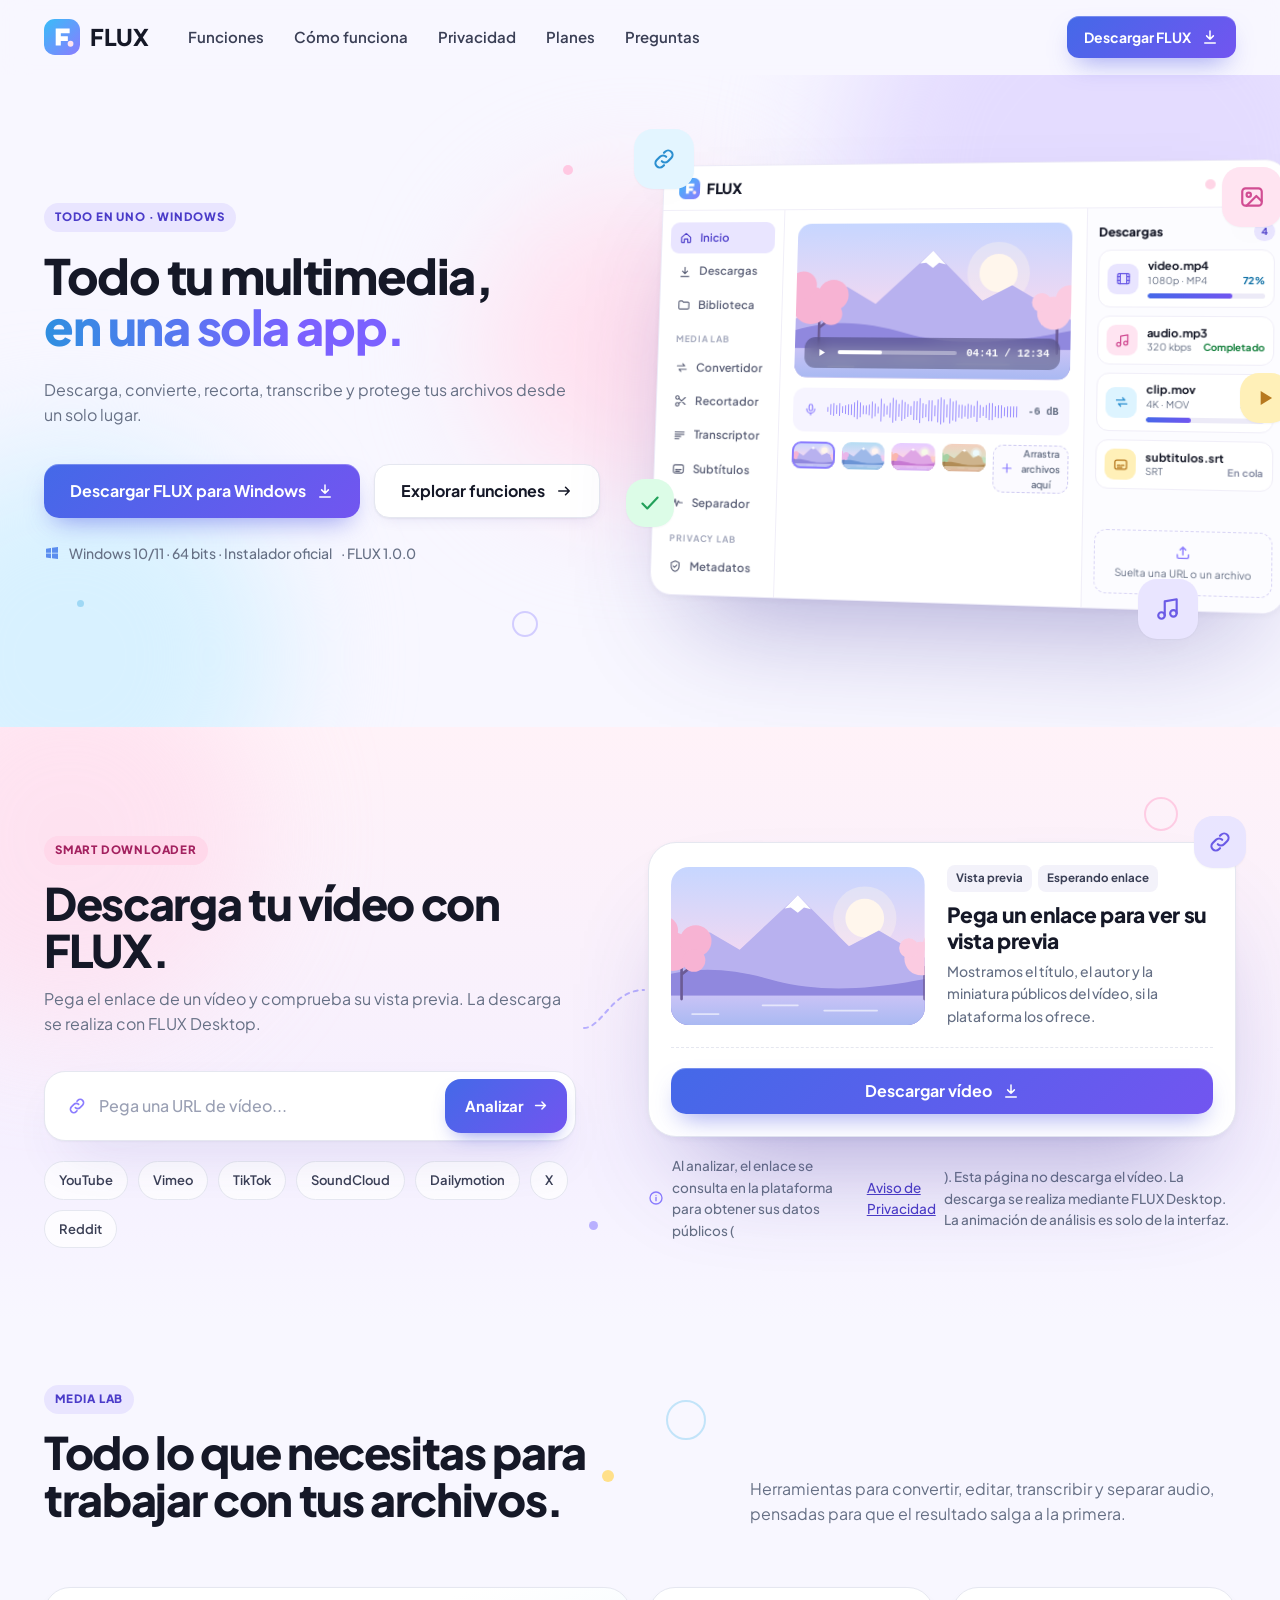
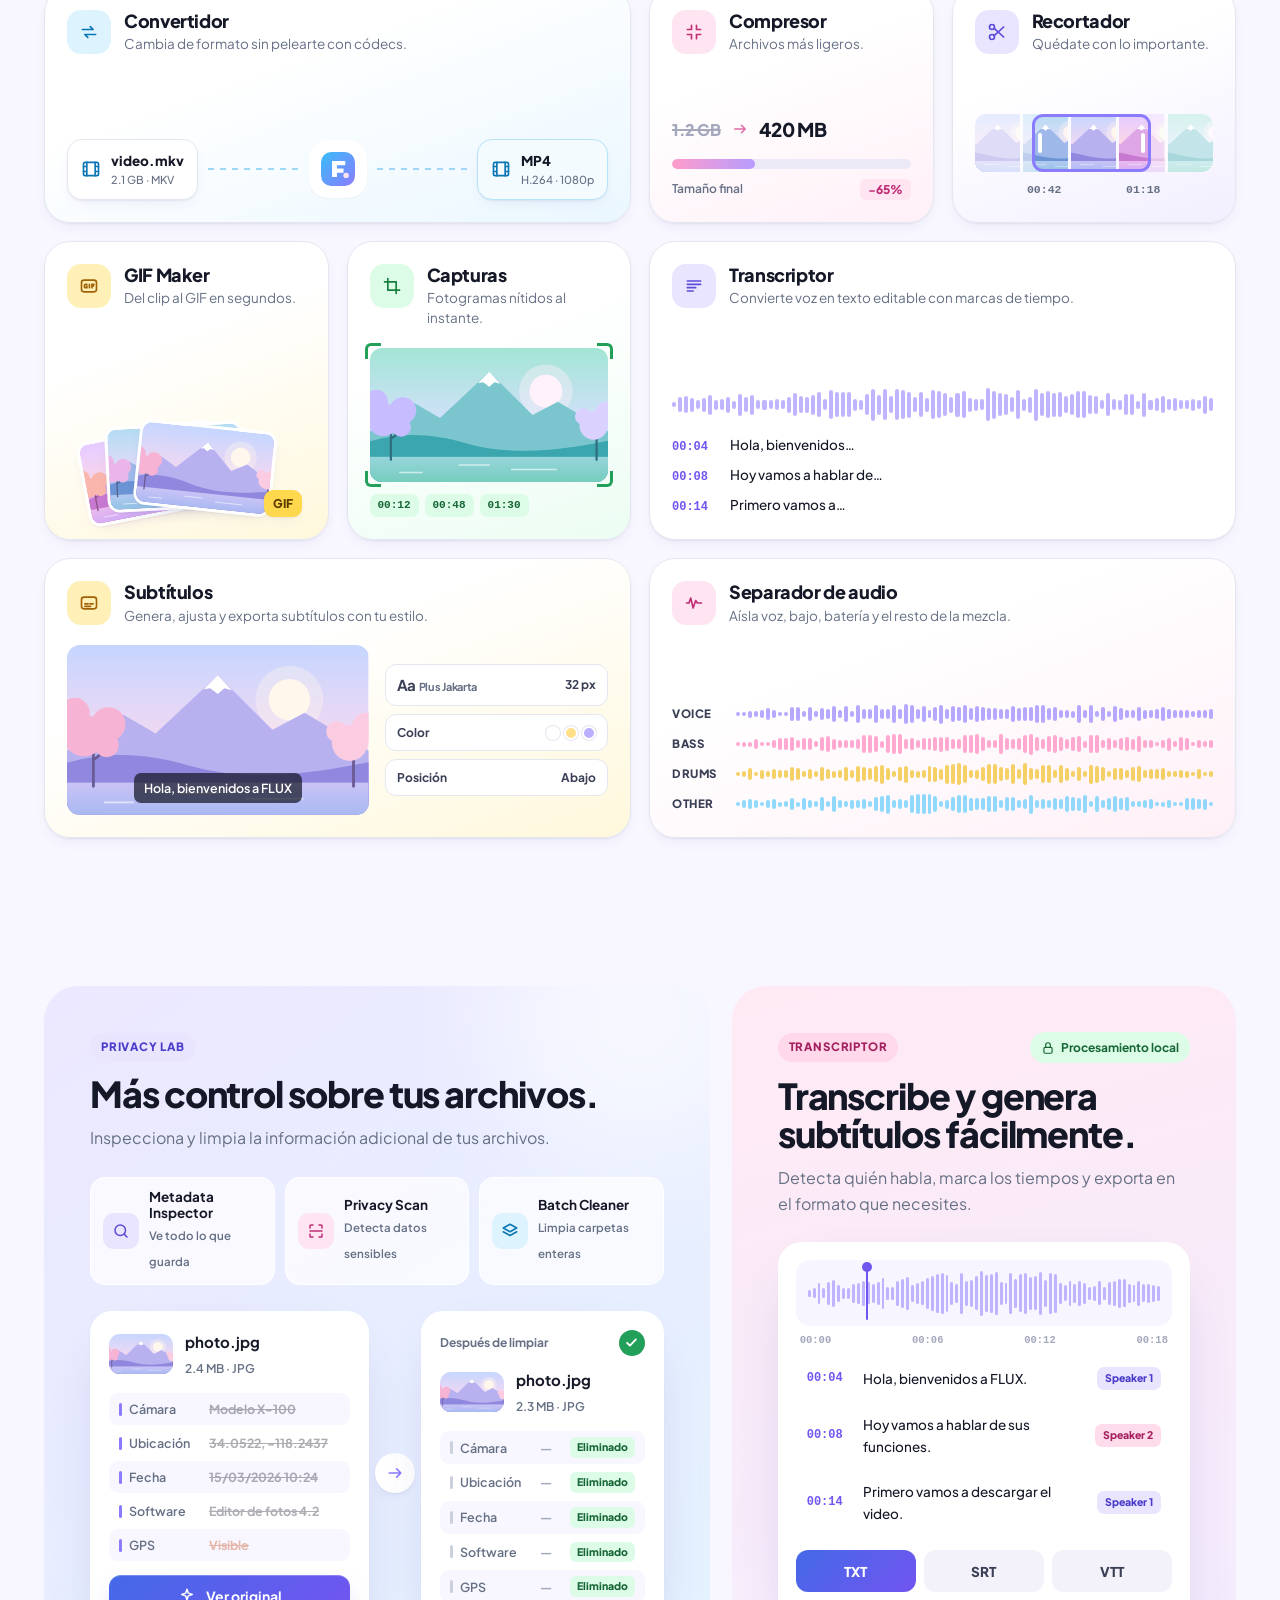
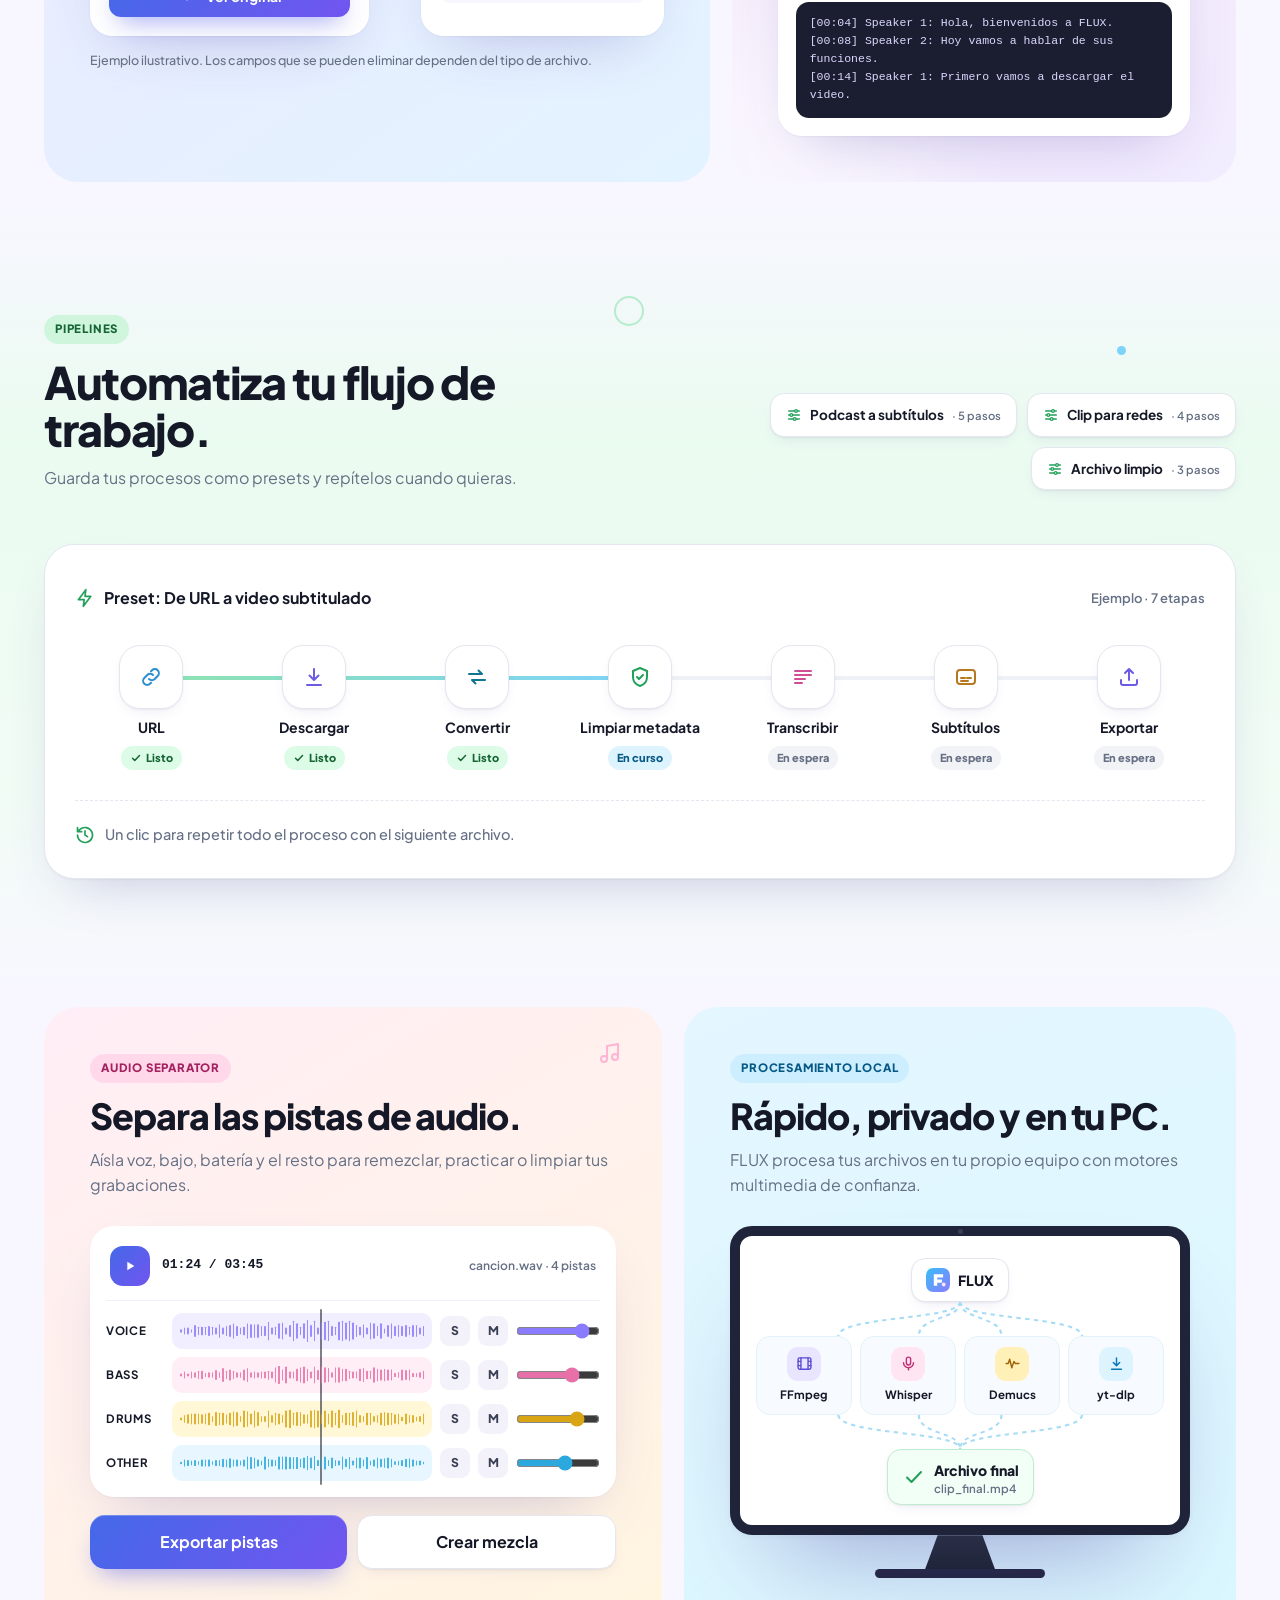
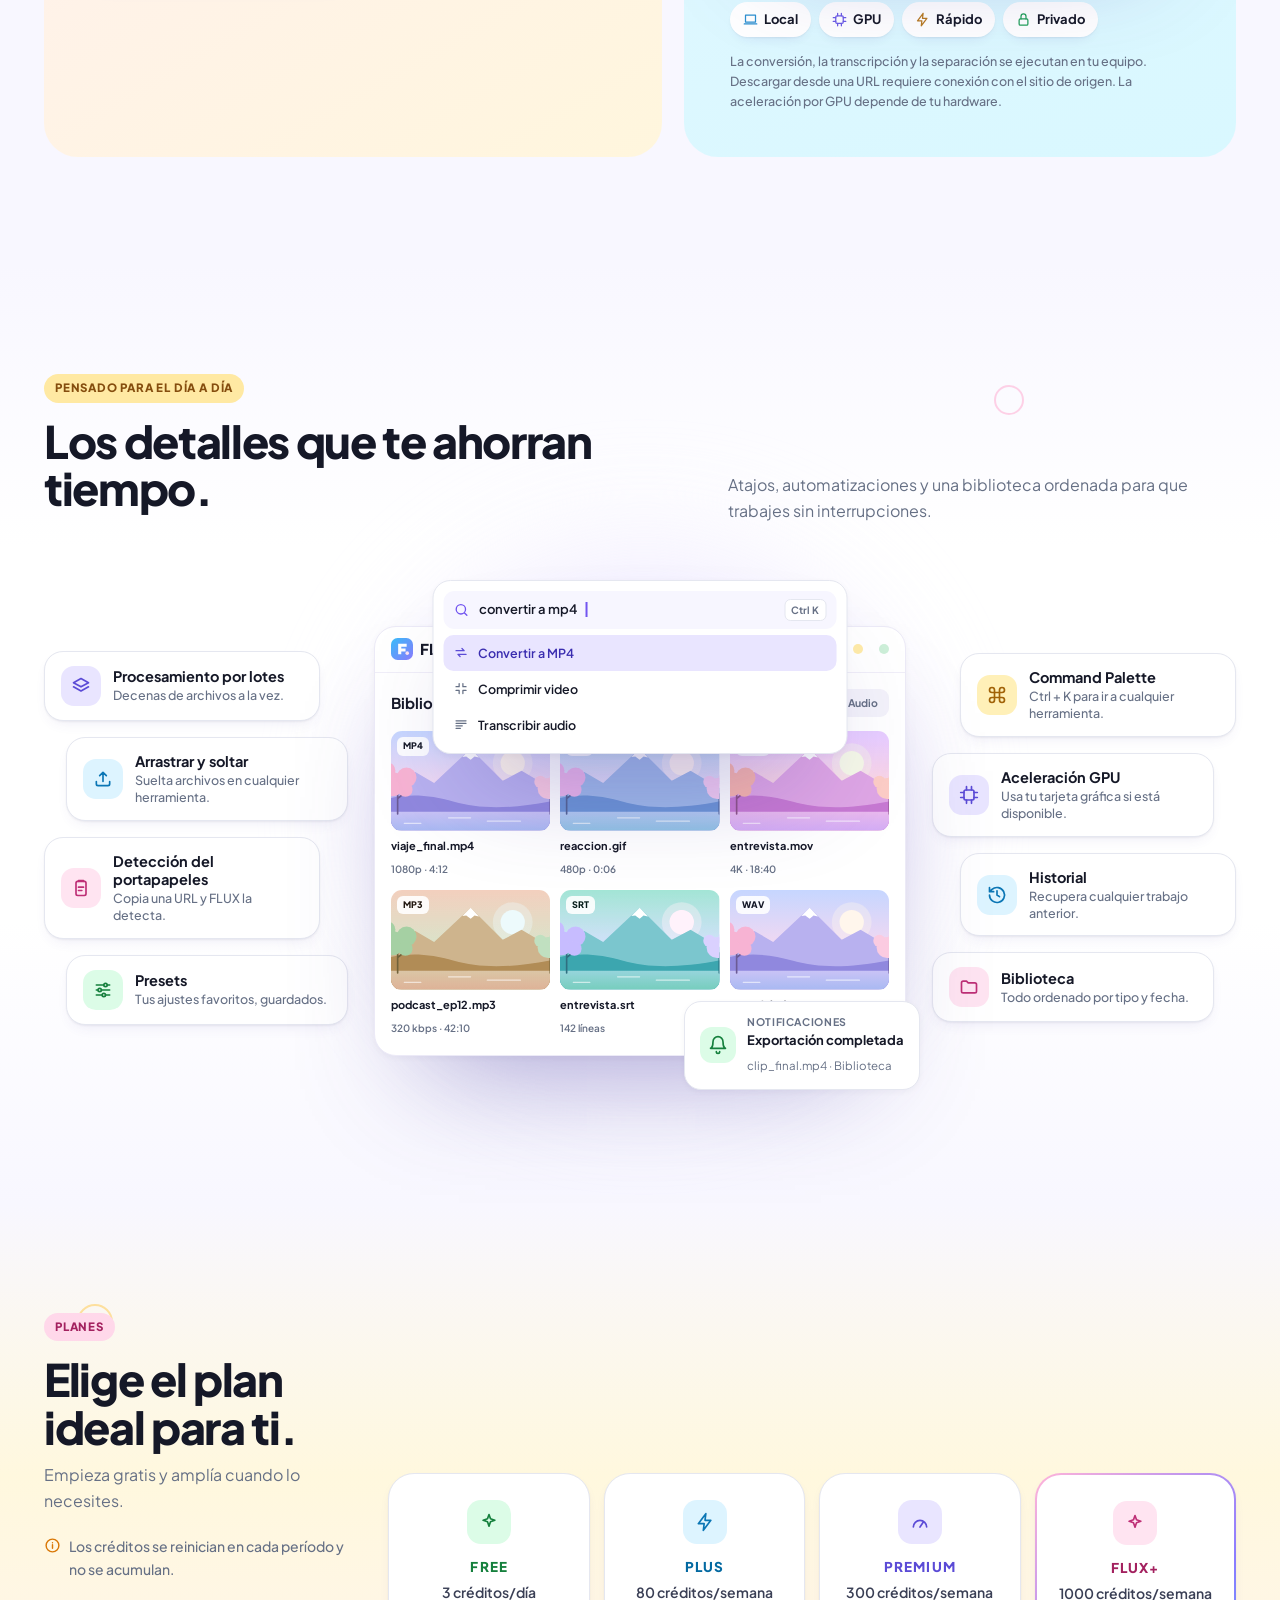
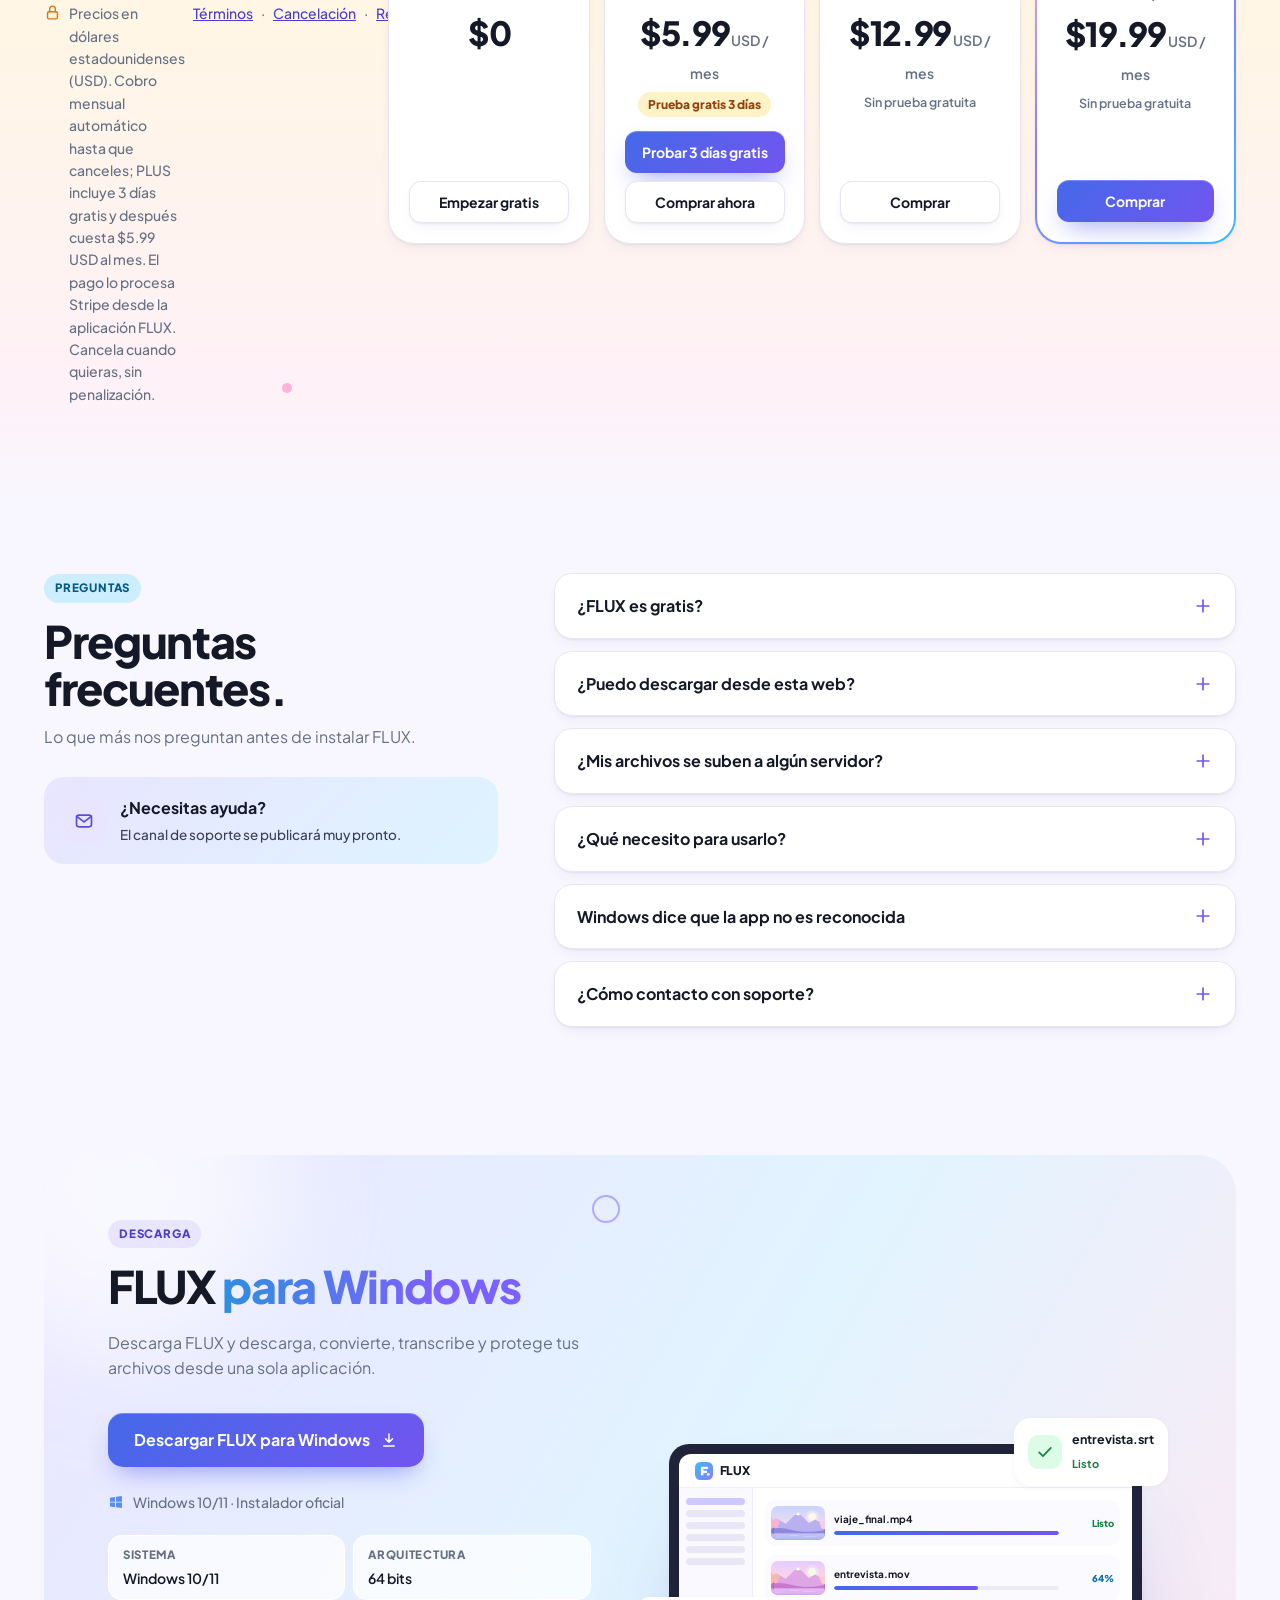
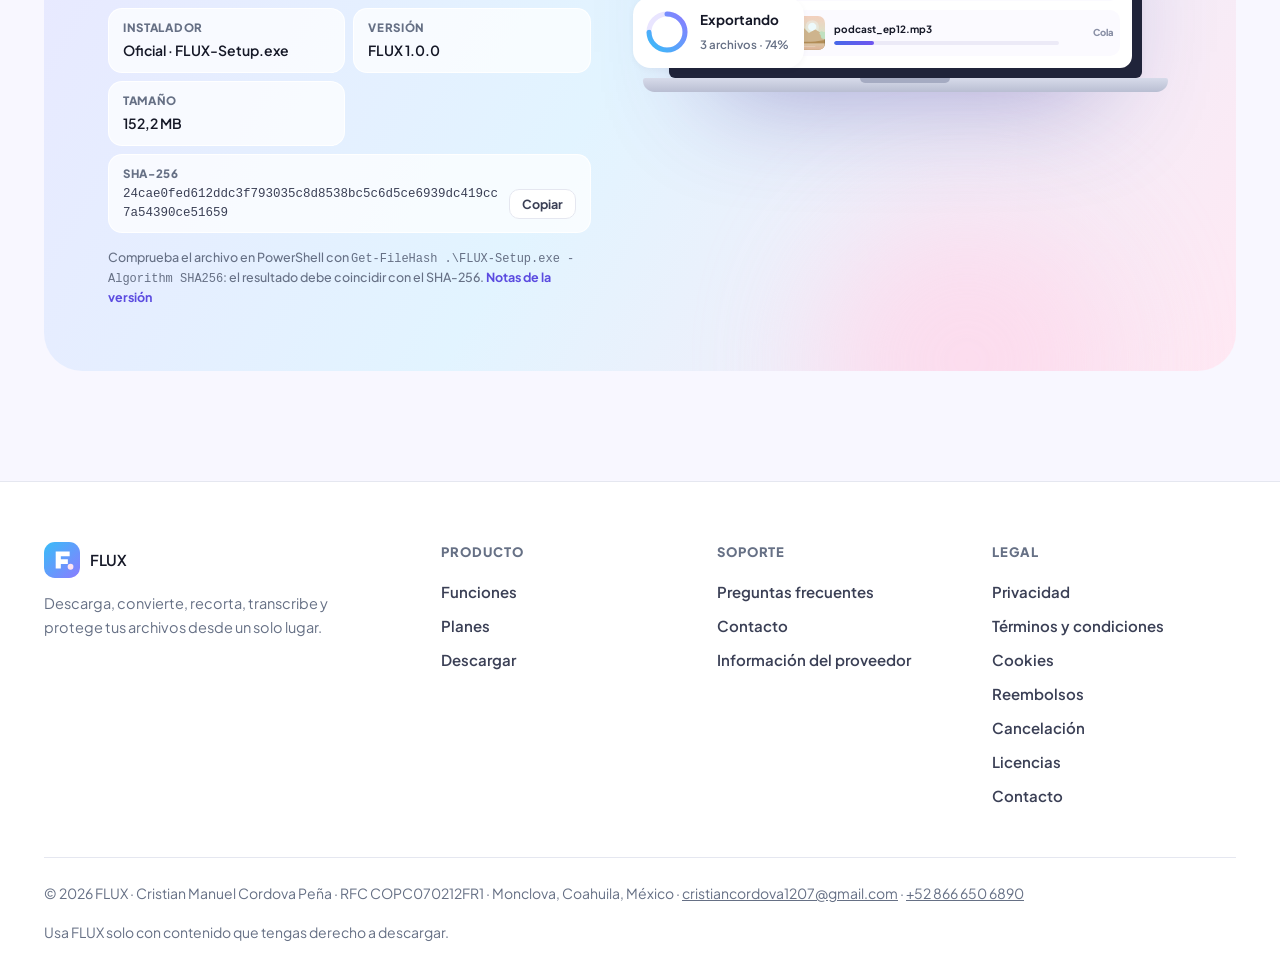
<file: index.html>
<!doctype html>
<html lang="es">
<head>
<meta charset="utf-8">
<meta name="viewport" content="width=device-width, initial-scale=1">
<title>FLUX — Todo tu multimedia en una sola app</title>
<meta name="description" content="FLUX reúne descargas, conversión, recorte, transcripción, subtítulos, separación de audio y limpieza de metadatos en una sola aplicación para Windows.">
<meta name="theme-color" content="#F8F7FF">
<meta property="og:title" content="FLUX — Todo tu multimedia en una sola app">
<meta property="og:description" content="Descarga, convierte, recorta, transcribe y protege tus archivos desde un solo lugar.">
<link rel="icon" href="favicon.svg" type="image/svg+xml">
<link rel="preconnect" href="https://fonts.googleapis.com">
<link rel="preconnect" href="https://fonts.gstatic.com" crossorigin>
<link href="https://fonts.googleapis.com/css2?family=Plus+Jakarta+Sans:wght@400;500;600;700;800&display=swap" rel="stylesheet">
<link rel="stylesheet" href="styles.css">
<script>document.documentElement.classList.add('js')</script>
</head>
<body>

<!-- Sprite: logo, ilustración y iconos propios -->
<svg class="sprite" aria-hidden="true" focusable="false">
  <defs>
    <linearGradient id="lg" x1="0" y1="0" x2="1" y2="1"><stop offset="0" stop-color="#38BDF8"/><stop offset="1" stop-color="#8B7CFF"/></linearGradient>
    <linearGradient id="gSky" x1="0" y1="0" x2="0" y2="1"><stop offset="0" stop-color="#C6D6FF"/><stop offset=".55" stop-color="#F1D8F2"/><stop offset="1" stop-color="#FFE2EC"/></linearGradient>
    <linearGradient id="gLake" x1="0" y1="0" x2="0" y2="1"><stop offset="0" stop-color="#C9C3F6"/><stop offset="1" stop-color="#A9B9F2"/></linearGradient>
  </defs>
  <symbol id="logo" viewBox="0 0 40 40"><rect width="40" height="40" rx="12" fill="url(#lg)"/><path d="M13 10.5h15.5v5.2h-9.8v3.6h7.8v5.1h-7.8v5.1H13z" fill="#fff"/><circle cx="29.5" cy="27.5" r="3.2" fill="#FFE4F1"/></symbol>
  <symbol id="scene" viewBox="0 0 320 180" preserveAspectRatio="xMidYMid slice">
    <rect width="320" height="180" fill="url(#gSky)"/>
    <circle cx="236" cy="58" r="36" fill="#FFF6EC" opacity=".35"/><circle cx="236" cy="58" r="22" fill="#FFF6EC"/>
    <path d="M-10 118 60 74l34 20 66-62 58 58 34-18 78 46v62H-10z" fill="#B8B1EF"/>
    <path d="M160 32l-15 15 7-1 8 6 7-6 8 2z" fill="#fff"/>
    <path d="M-10 128c50-16 90-14 140 0s110 14 200-6v58H-10z" fill="#9088DE"/>
    <rect y="146" width="320" height="34" fill="url(#gLake)"/>
    <path d="M120 157h40M190 163h60M40 167h30" fill="none" stroke="#fff" stroke-opacity=".6" stroke-width="2" stroke-linecap="round"/>
    <path d="M28 150V104M28 122l10-8M304 150v-36" fill="none" stroke="#6B5B95" stroke-width="3" stroke-linecap="round"/>
    <g fill="#F7B3D3"><circle cx="18" cy="96" r="22"/><circle cx="44" cy="84" r="18"/><circle cx="8" cy="72" r="16"/><circle cx="42" cy="106" r="13"/></g>
    <g fill="#FBCBE1"><circle cx="300" cy="104" r="19"/><circle cx="318" cy="88" r="16"/><circle cx="286" cy="92" r="11"/></g>
  </symbol>
  <symbol id="i-link" viewBox="0 0 24 24"><path d="M10 14a4 4 0 0 0 5.7 0l3-3a4 4 0 0 0-5.7-5.7l-1 1M14 10a4 4 0 0 0-5.7 0l-3 3a4 4 0 0 0 5.7 5.7l1-1"/></symbol>
  <symbol id="i-down" viewBox="0 0 24 24"><path d="M12 4v11m0 0-4.5-4.5M12 15l4.5-4.5M5 20h14"/></symbol>
  <symbol id="i-arrow" viewBox="0 0 24 24"><path d="M5 12h14m-5-5 5 5-5 5"/></symbol>
  <symbol id="i-convert" viewBox="0 0 24 24"><path d="M4 9h13l-3.5-3.5M20 15H7l3.5 3.5"/></symbol>
  <symbol id="i-compress" viewBox="0 0 24 24"><path d="M9 4v5H4M15 4v5h5M9 20v-5H4M15 20v-5h5"/></symbol>
  <symbol id="i-cut" viewBox="0 0 24 24"><circle cx="6" cy="6" r="3"/><circle cx="6" cy="18" r="3"/><path d="M8.6 7.6 20 18M8.6 16.4 20 6"/></symbol>
  <symbol id="i-gif" viewBox="0 0 24 24"><rect x="3" y="5" width="18" height="14" rx="3"/><path d="M9.5 10H8a1.5 1.5 0 0 0-1.5 1.5v1A1.5 1.5 0 0 0 8 14h1.5v-2M12.5 10v4M15.5 14v-4H18M15.5 12h2"/></symbol>
  <symbol id="i-frame" viewBox="0 0 24 24"><path d="M7 3v4M3 7h4M17 21v-4M21 17h-4M7 7h10v10H7z"/></symbol>
  <symbol id="i-text" viewBox="0 0 24 24"><path d="M4 6h16M4 10h16M4 14h10M4 18h7"/></symbol>
  <symbol id="i-sub" viewBox="0 0 24 24"><rect x="3" y="5" width="18" height="14" rx="3"/><path d="M7 13h4M13 13h4M7 16h7"/></symbol>
  <symbol id="i-split" viewBox="0 0 24 24"><path d="M3 12h3l2-6 3 12 3-9 2 3h5"/></symbol>
  <symbol id="i-shield" viewBox="0 0 24 24"><path d="M12 3 5 6v6c0 4.4 3 7.7 7 9 4-1.3 7-4.6 7-9V6z"/><path d="m9 12 2 2 4-4"/></symbol>
  <symbol id="i-scan" viewBox="0 0 24 24"><path d="M4 8V5a1 1 0 0 1 1-1h3M16 4h3a1 1 0 0 1 1 1v3M20 16v3a1 1 0 0 1-1 1h-3M8 20H5a1 1 0 0 1-1-1v-3M4 12h16"/></symbol>
  <symbol id="i-layers" viewBox="0 0 24 24"><path d="M12 3 3 8l9 5 9-5zM3 13l9 5 9-5"/></symbol>
  <symbol id="i-info" viewBox="0 0 24 24"><circle cx="12" cy="12" r="9"/><path d="M12 11v5M12 8h.01"/></symbol>
  <symbol id="i-play" viewBox="0 0 24 24"><path d="M8 5.5v13l10.5-6.5z" fill="currentColor" stroke="none"/></symbol>
  <symbol id="i-pause" viewBox="0 0 24 24"><path d="M8 5v14M16 5v14" stroke-width="3.5"/></symbol>
  <symbol id="i-music" viewBox="0 0 24 24"><path d="M9 18V5l11-2v13"/><circle cx="6" cy="18" r="3"/><circle cx="17" cy="16" r="3"/></symbol>
  <symbol id="i-image" viewBox="0 0 24 24"><rect x="3" y="4" width="18" height="16" rx="3"/><circle cx="9" cy="10" r="2"/><path d="m21 16-5-5-9 9"/></symbol>
  <symbol id="i-home" viewBox="0 0 24 24"><path d="M4 11 12 4l8 7v8a1 1 0 0 1-1 1h-4v-6H9v6H5a1 1 0 0 1-1-1z"/></symbol>
  <symbol id="i-folder" viewBox="0 0 24 24"><path d="M3 7a2 2 0 0 1 2-2h4l2 2h8a2 2 0 0 1 2 2v8a2 2 0 0 1-2 2H5a2 2 0 0 1-2-2z"/></symbol>
  <symbol id="i-clip" viewBox="0 0 24 24"><rect x="6" y="4" width="12" height="17" rx="2"/><path d="M9 4V3h6v1M9 11h6M9 15h4"/></symbol>
  <symbol id="i-cmd" viewBox="0 0 24 24"><path d="M9 6a3 3 0 1 0-3 3h12a3 3 0 1 0-3-3v12a3 3 0 1 0 3-3H6a3 3 0 1 0 3 3z"/></symbol>
  <symbol id="i-chip" viewBox="0 0 24 24"><rect x="6" y="6" width="12" height="12" rx="2"/><path d="M9 2v4M15 2v4M9 18v4M15 18v4M2 9h4M2 15h4M18 9h4M18 15h4"/></symbol>
  <symbol id="i-history" viewBox="0 0 24 24"><path d="M3 12a9 9 0 1 0 3-6.7L3 8M3 3v5h5M12 7v5l3 2"/></symbol>
  <symbol id="i-bell" viewBox="0 0 24 24"><path d="M6 8a6 6 0 1 1 12 0c0 7 3 8 3 8H3s3-1 3-8M10 20a2 2 0 0 0 4 0"/></symbol>
  <symbol id="i-sliders" viewBox="0 0 24 24"><path d="M4 6h16M4 12h16M4 18h16"/><circle cx="15" cy="6" r="2" fill="#fff"/><circle cx="8" cy="12" r="2" fill="#fff"/><circle cx="13" cy="18" r="2" fill="#fff"/></symbol>
  <symbol id="i-upload" viewBox="0 0 24 24"><path d="M12 15V4m0 0L8 8m4-4 4 4M4 15v3a2 2 0 0 0 2 2h12a2 2 0 0 0 2-2v-3"/></symbol>
  <symbol id="i-check" viewBox="0 0 24 24"><path d="m5 12.5 4.5 4.5L19 7"/></symbol>
  <symbol id="i-lock" viewBox="0 0 24 24"><rect x="5" y="11" width="14" height="10" rx="2"/><path d="M8 11V7a4 4 0 0 1 8 0v4"/></symbol>
  <symbol id="i-bolt" viewBox="0 0 24 24"><path d="M13 2 4 14h7l-1 8 9-12h-7z"/></symbol>
  <symbol id="i-laptop" viewBox="0 0 24 24"><path d="M4 5h16v11H4zM2 19h20"/></symbol>
  <symbol id="i-windows" viewBox="0 0 24 24"><path d="M3 5.5 10.5 4.4v7.1H3zM12 4.2 21 3v8.5h-9zM3 12.8h7.5v7L3 18.7zM12 12.8h9V21l-9-1.2z" fill="currentColor" stroke="none"/></symbol>
  <symbol id="i-menu" viewBox="0 0 24 24"><path d="M4 7h16M4 12h16M4 17h16"/></symbol>
  <symbol id="i-x" viewBox="0 0 24 24"><path d="M6 6l12 12M18 6 6 18"/></symbol>
  <symbol id="i-mic" viewBox="0 0 24 24"><rect x="9" y="3" width="6" height="11" rx="3"/><path d="M5 11a7 7 0 0 0 14 0M12 18v3"/></symbol>
  <symbol id="i-film" viewBox="0 0 24 24"><rect x="3" y="4" width="18" height="16" rx="2"/><path d="M7 4v16M17 4v16M3 9h4M3 15h4M17 9h4M17 15h4"/></symbol>
  <symbol id="i-chev" viewBox="0 0 24 24"><path d="m6 9 6 6 6-6"/></symbol>
  <symbol id="i-plus" viewBox="0 0 24 24"><path d="M12 5v14M5 12h14"/></symbol>
  <symbol id="i-search" viewBox="0 0 24 24"><circle cx="11" cy="11" r="7"/><path d="m20 20-3.5-3.5"/></symbol>
  <symbol id="i-user" viewBox="0 0 24 24"><circle cx="12" cy="8" r="4"/><path d="M4 21a8 8 0 0 1 16 0"/></symbol>
  <symbol id="i-spark" viewBox="0 0 24 24"><path d="M12 3l1.8 5.2L19 10l-5.2 1.8L12 17l-1.8-5.2L5 10l5.2-1.8z"/></symbol>
  <symbol id="i-gauge" viewBox="0 0 24 24"><path d="M4 18a8 8 0 1 1 16 0M12 18l4-6"/></symbol>
  <symbol id="i-mail" viewBox="0 0 24 24"><rect x="3" y="5" width="18" height="14" rx="3"/><path d="m4 7 8 6 8-6"/></symbol>
</svg>

<a class="skip" href="#main">Saltar al contenido</a>

<header class="site-header" id="top">
  <div class="wrap nav">
    <a class="logo" href="#main" aria-label="FLUX, inicio"><svg aria-hidden="true"><use href="#logo"/></svg>FLUX</a>
    <nav class="nav-links" id="menu" aria-label="Principal">
      <a href="#funciones">Funciones</a>
      <a href="#como-funciona">Cómo funciona</a>
      <a href="#privacidad">Privacidad</a>
      <a href="#planes">Planes</a>
      <a href="#preguntas">Preguntas</a>
    </nav>
    <div class="nav-cta">
      <a class="btn btn-primary btn-sm" data-download href="https://github.com/cristiancordova1207/flux-releases/releases/latest/download/FLUX-Setup.exe" aria-label="Descargar FLUX"><span>Descargar FLUX</span><svg class="i" aria-hidden="true"><use href="#i-down"/></svg></a>
      <button class="menu-btn" type="button" aria-label="Abrir menú" aria-expanded="false" aria-controls="menu"><svg class="i bars" aria-hidden="true"><use href="#i-menu"/></svg><svg class="i x" aria-hidden="true"><use href="#i-x"/></svg></button>
    </div>
  </div>
</header>

<main id="main">

<!-- ================= HERO ================= -->
<section class="hero">
  <div class="blob" style="width:560px;height:560px;background:#E4DCFF;top:-180px;right:-120px"></div>
  <div class="blob" style="width:420px;height:420px;background:#D8F1FF;bottom:-140px;left:-140px"></div>
  <div class="blob" style="width:300px;height:300px;background:#FFE0EF;top:120px;left:38%"></div>
  <span class="dot" style="width:10px;height:10px;background:#FFC8E2;top:90px;left:44%"></span>
  <span class="dot" style="width:7px;height:7px;background:#9FD8F5;bottom:120px;left:6%"></span>
  <span class="ring" style="width:26px;height:26px;color:#B9B0FF;bottom:90px;left:40%"></span>

  <div class="wrap hero-grid">
    <div class="hero-copy rv">
      <span class="tag">Todo en uno · Windows</span>
      <h1>Todo tu multimedia,<br><span class="grad-text">en una sola app.</span></h1>
      <p class="lede">Descarga, convierte, recorta, transcribe y protege tus archivos desde un solo lugar.</p>
      <div class="hero-actions">
        <a class="btn btn-primary" data-download href="https://github.com/cristiancordova1207/flux-releases/releases/latest/download/FLUX-Setup.exe">Descargar FLUX para Windows <svg class="i" aria-hidden="true"><use href="#i-down"/></svg></a>
        <a class="btn btn-light" href="#funciones">Explorar funciones <svg class="i" aria-hidden="true"><use href="#i-arrow"/></svg></a>
      </div>
      <p class="hero-meta"><svg class="i" aria-hidden="true"><use href="#i-windows"/></svg>Windows 10/11 · 64 bits · Instalador oficial<span class="hero-ver" data-release="version"></span></p>
    </div>

    <div class="hero-art rv" style="--d:.08s" role="img" aria-label="Ventana de FLUX con reproductor de video, forma de onda, archivos recientes y panel de descargas en curso">
      <div class="float" style="top:2px;left:4px;background:#E3F5FF;color:#2B8FD0;--rot:-6deg"><svg class="i"><use href="#i-link"/></svg></div>
      <div class="float" style="top:40px;right:-6px;background:#FFE4F1;color:#D14D93;--rot:6deg;animation-delay:-2s"><svg class="i"><use href="#i-image"/></svg></div>
      <div class="float hide-m" style="top:48%;right:-14px;background:#FFF0B8;color:#B7791F;animation-delay:-4s;width:50px;height:50px"><svg class="i"><use href="#i-play"/></svg></div>
      <div class="float" style="bottom:0;right:12%;background:#E9E5FF;color:#6B5BE6;animation-delay:-1s"><svg class="i"><use href="#i-music"/></svg></div>
      <div class="float hide-m" style="bottom:22%;left:-4px;background:#DCFCE7;color:#22A05A;animation-delay:-3s;width:48px;height:48px"><svg class="i"><use href="#i-check"/></svg></div>

      <div class="win">
        <div class="win-bar"><span class="logo"><svg><use href="#logo"/></svg>FLUX</span><span class="win-ctrls"><i></i><i></i><i></i></span></div>
        <div class="app">
          <div class="app-side">
            <span class="on"><svg class="i"><use href="#i-home"/></svg>Inicio</span>
            <span><svg class="i"><use href="#i-down"/></svg>Descargas</span>
            <span><svg class="i"><use href="#i-folder"/></svg>Biblioteca</span>
            <small>MEDIA LAB</small>
            <span><svg class="i"><use href="#i-convert"/></svg>Convertidor</span>
            <span><svg class="i"><use href="#i-cut"/></svg>Recortador</span>
            <span><svg class="i"><use href="#i-text"/></svg>Transcriptor</span>
            <span><svg class="i"><use href="#i-sub"/></svg>Subtítulos</span>
            <span><svg class="i"><use href="#i-split"/></svg>Separador</span>
            <small>PRIVACY LAB</small>
            <span><svg class="i"><use href="#i-shield"/></svg>Metadatos</span>
          </div>
          <div class="app-main">
            <div class="player">
              <svg class="scene"><use href="#scene"/></svg>
              <div class="player-ui"><svg class="i"><use href="#i-play"/></svg><span class="ptrack"></span><span class="mono">04:41 / 12:34</span></div>
            </div>
            <div class="wave-row"><svg class="i"><use href="#i-mic"/></svg><div class="wave" data-n="64" data-seed="5"></div><span class="mono">-6 dB</span></div>
            <div class="strip">
              <div class="thumb sel"><svg class="scene"><use href="#scene"/></svg></div>
              <div class="thumb hue1"><svg class="scene"><use href="#scene"/></svg></div>
              <div class="thumb hue2"><svg class="scene"><use href="#scene"/></svg></div>
              <div class="thumb hue3"><svg class="scene"><use href="#scene"/></svg></div>
              <div class="mini-drop"><svg class="i"><use href="#i-plus"/></svg>Arrastra archivos aquí</div>
            </div>
          </div>
          <div class="app-panel">
            <h4>Descargas <span>4</span></h4>
            <div class="dl"><div class="ico" style="background:#E9E5FF;color:#6B5BE6"><svg class="i"><use href="#i-film"/></svg></div><div><b>video.mp4</b><small>1080p · MP4 <span class="st run">72%</span></small><div class="bar live"><i style="--w:72%"></i></div></div></div>
            <div class="dl"><div class="ico" style="background:#FFE4F1;color:#D14D93"><svg class="i"><use href="#i-music"/></svg></div><div><b>audio.mp3</b><small>320 kbps <span class="st ok">Completado</span></small></div></div>
            <div class="dl"><div class="ico" style="background:#DDF4FF;color:#2B8FD0"><svg class="i"><use href="#i-convert"/></svg></div><div><b>clip.mov</b><small>4K · MOV <span class="st run">38%</span></small><div class="bar"><i style="--w:38%"></i></div></div></div>
            <div class="dl"><div class="ico" style="background:#FFF0B8;color:#B7791F"><svg class="i"><use href="#i-sub"/></svg></div><div><b>subtitulos.srt</b><small>SRT <span class="st wait">En cola</span></small></div></div>
            <div class="panel-drop"><svg class="i"><use href="#i-upload"/></svg>Suelta una URL o un archivo</div>
          </div>
        </div>
      </div>
    </div>
  </div>
</section>

<!-- ================= SMART DOWNLOADER ================= -->
<section class="sec dlr" aria-labelledby="dlr-t">
  <div class="blob" style="width:380px;height:380px;background:#FFD9EB;top:-80px;left:-120px;opacity:.6"></div>
  <span class="ring" style="width:34px;height:34px;color:#FFB4D6;top:70px;right:8%"></span>
  <span class="dot" style="width:9px;height:9px;background:#B9B0FF;bottom:90px;left:46%"></span>
  <div class="wrap dlr-grid">
    <div class="rv">
      <span class="tag pink">Smart Downloader</span>
      <h2 id="dlr-t">Descarga tu vídeo con FLUX.</h2>
      <p class="lede">Pega el enlace de un vídeo y comprueba su vista previa. La descarga se realiza con FLUX Desktop.</p>
      <form class="url-form" id="urlForm" novalidate>
        <svg class="i" aria-hidden="true"><use href="#i-link"/></svg>
        <label class="sr" for="url">URL del vídeo</label>
        <input id="url" type="url" inputmode="url" placeholder="Pega una URL de vídeo..." autocomplete="off" maxlength="2048" required>
        <button class="go go-text" type="submit">Analizar <svg class="i" aria-hidden="true"><use href="#i-arrow"/></svg></button>
      </form>
      <p class="form-err" id="urlErr" role="alert" hidden></p>
      <div class="hints">
        <span class="chip">YouTube</span><span class="chip">Vimeo</span><span class="chip">TikTok</span><span class="chip">SoundCloud</span><span class="chip">Dailymotion</span><span class="chip">X</span><span class="chip">Reddit</span>
      </div>
    </div>

    <div class="result-wrap rv" style="--d:.08s">
      <svg class="curve" viewBox="0 0 70 60" fill="none" aria-hidden="true"><path d="M2 50C20 50 30 12 62 12" stroke="currentColor" stroke-width="2" stroke-dasharray="4 5" stroke-linecap="round"/></svg>
      <div class="float hide-m" style="top:-26px;right:-10px;background:#E9E5FF;color:#6B5BE6;width:52px;height:52px" aria-hidden="true"><svg class="i"><use href="#i-link"/></svg></div>
      <div class="result" id="result" aria-live="polite">
        <div class="result-inner">
          <div class="result-top">
            <div class="thumb-lg" id="dThumb"><svg class="scene" aria-hidden="true"><use href="#scene"/></svg></div>
            <div>
              <div class="badges" style="margin:0 0 10px"><span class="badge" id="dPlatform">Vista previa</span><span class="badge" id="dState">Esperando enlace</span></div>
              <h3 id="dTitle">Pega un enlace para ver su vista previa</h3>
              <p class="meta" id="dMeta">Mostramos el título, el autor y la miniatura públicos del vídeo, si la plataforma los ofrece.</p>
            </div>
          </div>
          <div class="opts opts-one">
            <button class="btn btn-primary" id="dDownload" type="button" hidden>Descargar vídeo <svg class="i" aria-hidden="true"><use href="#i-down"/></svg></button>
          </div>
        </div>
        <div class="scan" aria-hidden="true"><span class="scan-box"><span class="scan-row"><i class="spin"></i><b id="dStage">Analizando vídeo...</b></span><span class="scan-bar"><i id="dBar"></i></span></span></div>
      </div>
      <p class="demo-note"><svg class="i" aria-hidden="true"><use href="#i-info"/></svg>Al analizar, el enlace se consulta en la plataforma para obtener sus datos públicos (<a href="privacidad">Aviso de Privacidad</a>). Esta página no descarga el vídeo. La descarga se realiza mediante FLUX Desktop. La animación de análisis es solo de la interfaz.</p>
    </div>
  </div>
</section>

<!-- ================= MEDIA LAB ================= -->
<section class="sec" id="funciones" aria-labelledby="lab-t">
  <span class="ring" style="width:40px;height:40px;color:#9FD8F5;top:80px;left:52%"></span>
  <span class="dot" style="width:12px;height:12px;background:#FFE08A;top:150px;left:47%"></span>
  <div class="wrap">
    <div class="lab-head rv">
      <div><span class="tag">Media Lab</span><h2 id="lab-t">Todo lo que necesitas para trabajar con tus archivos.</h2></div>
      <p class="lede">Herramientas para convertir, editar, transcribir y separar audio, pensadas para que el resultado salga a la primera.</p>
    </div>

    <div class="bento">
      <article class="tile w2 t-sky rv">
        <div class="tile-h"><span class="ic sky"><svg class="i" aria-hidden="true"><use href="#i-convert"/></svg></span><div><h3>Convertidor</h3><p>Cambia de formato sin pelearte con códecs.</p></div></div>
        <div class="vis conv" aria-hidden="true">
          <div class="fchip"><svg class="i"><use href="#i-film"/></svg><span>video.mkv<small>2.1 GB · MKV</small></span></div>
          <span class="flow"></span>
          <span class="core"><svg><use href="#logo"/></svg></span>
          <span class="flow"></span>
          <div class="fchip out"><svg class="i"><use href="#i-film"/></svg><span>MP4<small>H.264 · 1080p</small></span></div>
        </div>
      </article>

      <article class="tile t-pink rv" style="--d:.05s">
        <div class="tile-h"><span class="ic pink"><svg class="i" aria-hidden="true"><use href="#i-compress"/></svg></span><div><h3>Compresor</h3><p>Archivos más ligeros.</p></div></div>
        <div class="vis" aria-hidden="true">
          <div class="sizes"><s>1.2 GB</s><svg class="i"><use href="#i-arrow"/></svg>420 MB</div>
          <div class="bar lg pinkbar"><i style="--w:35%"></i></div>
          <div class="comp-foot"><span>Tamaño final</span><span class="save">−65%</span></div>
        </div>
      </article>

      <article class="tile t-lav rv" style="--d:.1s">
        <div class="tile-h"><span class="ic lav"><svg class="i" aria-hidden="true"><use href="#i-cut"/></svg></span><div><h3>Recortador</h3><p>Quédate con lo importante.</p></div></div>
        <div class="vis trim" aria-hidden="true">
          <div class="trim-clip">
            <div class="frames"><svg class="scene"><use href="#scene"/></svg><svg class="scene hue1"><use href="#scene"/></svg><svg class="scene"><use href="#scene"/></svg><svg class="scene hue2"><use href="#scene"/></svg><svg class="scene hue4"><use href="#scene"/></svg></div>
            <div class="selbox"></div>
          </div>
          <div class="tc mono"><span>00:42</span><span>01:18</span></div>
        </div>
      </article>

      <article class="tile t-yel rv">
        <div class="tile-h"><span class="ic yel"><svg class="i" aria-hidden="true"><use href="#i-gif"/></svg></span><div><h3>GIF Maker</h3><p>Del clip al GIF en segundos.</p></div></div>
        <div class="vis fan" aria-hidden="true">
          <div class="thumb hue2"><svg class="scene"><use href="#scene"/></svg></div>
          <div class="thumb hue1"><svg class="scene"><use href="#scene"/></svg></div>
          <div class="thumb"><svg class="scene"><use href="#scene"/></svg></div>
          <span class="gif-badge">GIF</span>
        </div>
      </article>

      <article class="tile t-mint rv" style="--d:.05s">
        <div class="tile-h"><span class="ic mint"><svg class="i" aria-hidden="true"><use href="#i-frame"/></svg></span><div><h3>Capturas</h3><p>Fotogramas nítidos al instante.</p></div></div>
        <div class="vis" aria-hidden="true">
          <div class="cap"><div class="thumb hue4"><svg class="scene"><use href="#scene"/></svg></div><i class="corner a"></i><i class="corner b"></i><i class="corner c"></i><i class="corner d"></i></div>
          <div class="stamps mono"><span>00:12</span><span>00:48</span><span>01:30</span></div>
        </div>
      </article>

      <article class="tile w2 rv" style="--d:.1s">
        <div class="tile-h"><span class="ic lav"><svg class="i" aria-hidden="true"><use href="#i-text"/></svg></span><div><h3>Transcriptor</h3><p>Convierte voz en texto editable con marcas de tiempo.</p></div></div>
        <div class="vis" aria-hidden="true">
          <div class="wave lav-wave" data-n="90" data-seed="21"></div>
          <ol class="tlines">
            <li><time class="mono">00:04</time>Hola, bienvenidos…</li>
            <li><time class="mono">00:08</time>Hoy vamos a hablar de…</li>
            <li><time class="mono">00:14</time>Primero vamos a…</li>
          </ol>
        </div>
      </article>

      <article class="tile w2 t-yel rv">
        <div class="tile-h"><span class="ic yel"><svg class="i" aria-hidden="true"><use href="#i-sub"/></svg></span><div><h3>Subtítulos</h3><p>Genera, ajusta y exporta subtítulos con tu estilo.</p></div></div>
        <div class="vis subs" aria-hidden="true">
          <div class="player"><svg class="scene"><use href="#scene"/></svg><span class="sub-line">Hola, bienvenidos a FLUX</span></div>
          <div class="sub-style">
            <div><span class="aa">Aa <small>Plus Jakarta</small></span><span>32 px</span></div>
            <div><span>Color</span><span class="swatches"><i style="background:#fff"></i><i style="background:#FFE08A"></i><i style="background:#B9B0FF"></i></span></div>
            <div><span>Posición</span><span>Abajo</span></div>
          </div>
        </div>
      </article>

      <article class="tile w2 t-pink rv" style="--d:.05s">
        <div class="tile-h"><span class="ic pink"><svg class="i" aria-hidden="true"><use href="#i-split"/></svg></span><div><h3>Separador de audio</h3><p>Aísla voz, bajo, batería y el resto de la mezcla.</p></div></div>
        <ul class="vis stems" aria-hidden="true">
          <li>VOICE<div class="wave" style="color:#A99BFF" data-n="80" data-seed="31"></div></li>
          <li>BASS<div class="wave" style="color:#FF9CCB" data-n="80" data-seed="32"></div></li>
          <li>DRUMS<div class="wave" style="color:#F2C94C" data-n="80" data-seed="33"></div></li>
          <li>OTHER<div class="wave" style="color:#7DD3FC" data-n="80" data-seed="34"></div></li>
        </ul>
      </article>
    </div>
  </div>
</section>

<!-- ================= PRIVACY + TRANSCRIPTOR ================= -->
<section class="duo-sec" aria-label="Privacidad y transcripción">
  <div class="wrap duo">
    <div class="stage priv rv" id="privacidad">
      <div class="blob" style="width:300px;height:300px;background:#fff;top:-120px;right:-80px;opacity:.6"></div>
      <span class="tag">Privacy Lab</span>
      <h2>Más control sobre tus archivos.</h2>
      <p class="lede">Inspecciona y limpia la información adicional de tus archivos.</p>
      <ul class="pfeat">
        <li><span class="ic lav"><svg class="i" aria-hidden="true"><use href="#i-search"/></svg></span><div><b>Metadata Inspector</b><small>Ve todo lo que guarda</small></div></li>
        <li><span class="ic pink"><svg class="i" aria-hidden="true"><use href="#i-scan"/></svg></span><div><b>Privacy Scan</b><small>Detecta datos sensibles</small></div></li>
        <li><span class="ic sky"><svg class="i" aria-hidden="true"><use href="#i-layers"/></svg></span><div><b>Batch Cleaner</b><small>Limpia carpetas enteras</small></div></li>
      </ul>
      <div class="insp" id="insp">
        <div class="icard before">
          <div class="ifile"><div class="thumb"><svg class="scene" aria-hidden="true"><use href="#scene"/></svg></div><div><b>photo.jpg</b><small>2.4 MB · JPG</small></div></div>
          <ul class="mlist" aria-label="Metadatos originales">
            <li><span>Cámara</span><em>Modelo X-100</em></li>
            <li><span>Ubicación</span><em>34.0522, −118.2437</em></li>
            <li><span>Fecha</span><em>15/03/2026 10:24</em></li>
            <li><span>Software</span><em>Editor de fotos 4.2</em></li>
            <li><span>GPS</span><em class="warn">Visible</em></li>
          </ul>
          <button class="btn btn-primary btn-sm full" id="cleanBtn" type="button" aria-pressed="false"><svg class="i" aria-hidden="true"><use href="#i-spark"/></svg><span>Limpiar metadatos</span></button>
        </div>
        <div class="iarrow" aria-hidden="true"><span><svg class="i"><use href="#i-arrow"/></svg></span></div>
        <div class="icard after">
          <div class="after-h">Después de limpiar <span class="okc" aria-hidden="true"><svg class="i"><use href="#i-check"/></svg></span></div>
          <div class="ifile"><div class="thumb"><svg class="scene" aria-hidden="true"><use href="#scene"/></svg></div><div><b>photo.jpg</b><small>2.3 MB · JPG</small></div></div>
          <ul class="mlist" aria-label="Metadatos después de limpiar">
            <li><span>Cámara</span><em>— <i class="gone">Eliminado</i></em></li>
            <li><span>Ubicación</span><em>— <i class="gone">Eliminado</i></em></li>
            <li><span>Fecha</span><em>— <i class="gone">Eliminado</i></em></li>
            <li><span>Software</span><em>— <i class="gone">Eliminado</i></em></li>
            <li><span>GPS</span><em>— <i class="gone">Eliminado</i></em></li>
          </ul>
        </div>
      </div>
      <p class="fine">Ejemplo ilustrativo. Los campos que se pueden eliminar dependen del tipo de archivo.</p>
    </div>

    <div class="stage trx rv" style="--d:.08s">
      <div class="blob" style="width:260px;height:260px;background:#fff;bottom:-100px;left:-60px;opacity:.6"></div>
      <div class="trx-top"><span class="tag pink">Transcriptor</span><span class="local-pill"><svg class="i" aria-hidden="true"><use href="#i-lock"/></svg>Procesamiento local</span></div>
      <h2>Transcribe y genera subtítulos fácilmente.</h2>
      <p class="lede">Detecta quién habla, marca los tiempos y exporta en el formato que necesites.</p>
      <div class="tcard">
        <div class="twave" aria-hidden="true"><div class="wave" data-n="72" data-seed="9"></div><span class="playhead" id="playhead"></span></div>
        <div class="tticks mono" aria-hidden="true"><span>00:00</span><span>00:06</span><span>00:12</span><span>00:18</span></div>
        <ol class="tl" id="lines">
          <li data-t="4"><time class="mono">00:04</time><span>Hola, bienvenidos a FLUX.</span><span class="spk s1">Speaker 1</span></li>
          <li data-t="8"><time class="mono">00:08</time><span>Hoy vamos a hablar de sus funciones.</span><span class="spk s2">Speaker 2</span></li>
          <li data-t="14"><time class="mono">00:14</time><span>Primero vamos a descargar el video.</span><span class="spk s1">Speaker 1</span></li>
        </ol>
        <div class="fmt" role="tablist" aria-label="Formato de exportación">
          <button type="button" role="tab" aria-selected="true" aria-controls="fmtOut" data-fmt="txt">TXT</button>
          <button type="button" role="tab" aria-selected="false" aria-controls="fmtOut" data-fmt="srt">SRT</button>
          <button type="button" role="tab" aria-selected="false" aria-controls="fmtOut" data-fmt="vtt">VTT</button>
        </div>
        <pre class="fmt-out mono" id="fmtOut" role="tabpanel" tabindex="0" aria-label="Vista previa del archivo exportado"></pre>
      </div>
    </div>
  </div>
</section>

<!-- ================= PIPELINES ================= -->
<section class="sec pipe" id="como-funciona" aria-labelledby="pipe-t">
  <span class="ring" style="width:30px;height:30px;color:#8EE3B0;top:90px;left:48%"></span>
  <span class="dot" style="width:9px;height:9px;background:#7DD3FC;top:140px;right:12%"></span>
  <div class="wrap">
    <div class="pipe-head rv">
      <div><span class="tag mint">Pipelines</span><h2 id="pipe-t">Automatiza tu flujo de trabajo.</h2><p class="lede">Guarda tus procesos como presets y repítelos cuando quieras.</p></div>
      <div class="presets" aria-label="Ejemplos de presets">
        <span class="preset"><svg class="i" aria-hidden="true"><use href="#i-sliders"/></svg>Podcast a subtítulos <small>· 5 pasos</small></span>
        <span class="preset"><svg class="i" aria-hidden="true"><use href="#i-sliders"/></svg>Clip para redes <small>· 4 pasos</small></span>
        <span class="preset"><svg class="i" aria-hidden="true"><use href="#i-sliders"/></svg>Archivo limpio <small>· 3 pasos</small></span>
      </div>
    </div>

    <div class="rail rv" style="--d:.06s">
      <div class="rail-top"><b><svg class="i" aria-hidden="true"><use href="#i-bolt"/></svg>Preset: De URL a video subtitulado</b><span>Ejemplo · 7 etapas</span></div>
      <ol class="steps">
        <li class="pulse" aria-hidden="true"></li>
        <li class="step"><span class="node" style="color:#2B8FD0"><svg class="i" aria-hidden="true"><use href="#i-link"/></svg></span><b>URL</b><span class="state done"><svg class="i" aria-hidden="true"><use href="#i-check"/></svg>Listo</span></li>
        <li class="step"><span class="node" style="color:#6B5BE6"><svg class="i" aria-hidden="true"><use href="#i-down"/></svg></span><b>Descargar</b><span class="state done"><svg class="i" aria-hidden="true"><use href="#i-check"/></svg>Listo</span></li>
        <li class="step"><span class="node" style="color:#0E7490"><svg class="i" aria-hidden="true"><use href="#i-convert"/></svg></span><b>Convertir</b><span class="state done"><svg class="i" aria-hidden="true"><use href="#i-check"/></svg>Listo</span></li>
        <li class="step"><span class="node" style="color:#22A05A"><svg class="i" aria-hidden="true"><use href="#i-shield"/></svg></span><b>Limpiar metadata</b><span class="state run">En curso</span></li>
        <li class="step"><span class="node" style="color:#D14D93"><svg class="i" aria-hidden="true"><use href="#i-text"/></svg></span><b>Transcribir</b><span class="state wait">En espera</span></li>
        <li class="step"><span class="node" style="color:#B7791F"><svg class="i" aria-hidden="true"><use href="#i-sub"/></svg></span><b>Subtítulos</b><span class="state wait">En espera</span></li>
        <li class="step"><span class="node" style="color:#6B5BE6"><svg class="i" aria-hidden="true"><use href="#i-upload"/></svg></span><b>Exportar</b><span class="state wait">En espera</span></li>
      </ol>
      <p class="pipe-foot"><svg class="i" aria-hidden="true"><use href="#i-history"/></svg>Un clic para repetir todo el proceso con el siguiente archivo.</p>
    </div>
  </div>
</section>

<!-- ================= SEPARATOR + LOCAL ================= -->
<section class="sec" style="padding-top:20px" aria-label="Separación de audio y procesamiento local">
  <div class="wrap row2">
    <div class="stage sep rv">
      <svg class="i spark" style="top:34px;right:40px;color:#FFB4D6;width:24px;height:24px" aria-hidden="true"><use href="#i-music"/></svg>
      <span class="tag pink">Audio Separator</span>
      <h2>Separa las pistas de audio.</h2>
      <p class="lede">Aísla voz, bajo, batería y el resto para remezclar, practicar o limpiar tus grabaciones.</p>
      <div class="daw" id="daw">
        <div class="daw-top">
          <button class="dplay" type="button" aria-pressed="false" aria-label="Reproducir vista previa"><svg class="i pl" aria-hidden="true"><use href="#i-play"/></svg><svg class="i pz" aria-hidden="true"><use href="#i-pause"/></svg></button>
          <span class="daw-time mono">01:24 / 03:45</span>
          <span class="daw-file">cancion.wav · 4 pistas</span>
        </div>
        <div class="tracks">
          <span class="dhead" aria-hidden="true"></span>
          <div class="trk" style="--tc:#8B7CFF;--tbg:#F1EEFF"><b>VOICE</b><div class="clip"><div class="wave" data-n="70" data-seed="11"></div></div><button class="sm s" type="button" aria-pressed="false" aria-label="Solo voz">S</button><button class="sm m" type="button" aria-pressed="false" aria-label="Silenciar voz">M</button><input type="range" min="0" max="100" value="85" aria-label="Volumen de voz"></div>
          <div class="trk" style="--tc:#E870A9;--tbg:#FFEEF6"><b>BASS</b><div class="clip"><div class="wave" data-n="70" data-seed="12"></div></div><button class="sm s" type="button" aria-pressed="false" aria-label="Solo bajo">S</button><button class="sm m" type="button" aria-pressed="false" aria-label="Silenciar bajo">M</button><input type="range" min="0" max="100" value="70" aria-label="Volumen de bajo"></div>
          <div class="trk" style="--tc:#D9A514;--tbg:#FFF7D6"><b>DRUMS</b><div class="clip"><div class="wave" data-n="70" data-seed="13"></div></div><button class="sm s" type="button" aria-pressed="false" aria-label="Solo batería">S</button><button class="sm m" type="button" aria-pressed="false" aria-label="Silenciar batería">M</button><input type="range" min="0" max="100" value="78" aria-label="Volumen de batería"></div>
          <div class="trk" style="--tc:#2BA8DE;--tbg:#E8F7FF"><b>OTHER</b><div class="clip"><div class="wave" data-n="70" data-seed="14"></div></div><button class="sm s" type="button" aria-pressed="false" aria-label="Solo otros">S</button><button class="sm m" type="button" aria-pressed="false" aria-label="Silenciar otros">M</button><input type="range" min="0" max="100" value="60" aria-label="Volumen de otros"></div>
        </div>
      </div>
      <div class="daw-actions">
        <button class="btn btn-primary" type="button" data-toast="Vista previa. Exporta tus pistas desde FLUX para Windows.">Exportar pistas</button>
        <button class="btn btn-light" type="button" data-toast="Vista previa. Crea tu mezcla desde FLUX para Windows.">Crear mezcla</button>
      </div>
    </div>

    <div class="stage local rv" style="--d:.08s">
      <span class="tag sky">Procesamiento local</span>
      <h2>Rápido, privado y en tu PC.</h2>
      <p class="lede">FLUX procesa tus archivos en tu propio equipo con motores multimedia de confianza.</p>
      <div class="pc" role="img" aria-label="FLUX coordina FFmpeg, Whisper, Demucs y yt-dlp en tu equipo para generar el archivo final">
        <div class="screen">
          <span class="pnode"><svg><use href="#logo"/></svg>FLUX</span>
          <svg class="links" viewBox="0 0 300 34" preserveAspectRatio="none" fill="none" stroke="currentColor" stroke-width="2" stroke-dasharray="4 4"><path d="M150 0C150 18 38 14 38 34M150 0c0 18-38 14-38 34M150 0c0 18 38 14 38 34M150 0c0 18 112 14 112 34"/></svg>
          <div class="engines">
            <span class="eng"><span class="ic lav"><svg class="i"><use href="#i-film"/></svg></span>FFmpeg</span>
            <span class="eng"><span class="ic pink"><svg class="i"><use href="#i-mic"/></svg></span>Whisper</span>
            <span class="eng"><span class="ic yel"><svg class="i"><use href="#i-split"/></svg></span>Demucs</span>
            <span class="eng"><span class="ic sky"><svg class="i"><use href="#i-down"/></svg></span>yt-dlp</span>
          </div>
          <svg class="links" viewBox="0 0 300 34" preserveAspectRatio="none" fill="none" stroke="currentColor" stroke-width="2" stroke-dasharray="4 4"><path d="M38 0c0 20 112 16 112 34M112 0c0 20 38 16 38 34M188 0c0 20-38 16-38 34M262 0c0 20-112 16-112 34"/></svg>
          <span class="pnode out"><svg class="i"><use href="#i-check"/></svg><span>Archivo final <small>clip_final.mp4</small></span></span>
        </div>
        <div class="stand"></div><div class="base"></div>
      </div>
      <div class="tags4">
        <span><svg class="i" style="color:#2B8FD0" aria-hidden="true"><use href="#i-laptop"/></svg>Local</span>
        <span><svg class="i" style="color:#6B5BE6" aria-hidden="true"><use href="#i-chip"/></svg>GPU</span>
        <span><svg class="i" style="color:#B7791F" aria-hidden="true"><use href="#i-bolt"/></svg>Rápido</span>
        <span><svg class="i" style="color:#22A05A" aria-hidden="true"><use href="#i-lock"/></svg>Privado</span>
      </div>
      <p class="fine">La conversión, la transcripción y la separación se ejecutan en tu equipo. Descargar desde una URL requiere conexión con el sitio de origen. La aceleración por GPU depende de tu hardware.</p>
    </div>
  </div>
</section>

<!-- ================= FEATURE SHOWCASE ================= -->
<section class="sec show" aria-labelledby="show-t">
  <div class="blob" style="width:520px;height:520px;background:#EEE9FF;top:30%;left:30%;opacity:.8"></div>
  <span class="ring" style="width:30px;height:30px;color:#FFB4D6;top:120px;right:20%"></span>
  <div class="wrap">
    <div class="show-head rv">
      <div><span class="tag yel">Pensado para el día a día</span><h2 id="show-t">Los detalles que te ahorran tiempo.</h2></div>
      <p class="lede">Atajos, automatizaciones y una biblioteca ordenada para que trabajes sin interrupciones.</p>
    </div>
    <div class="orbit">
      <div class="feats l">
        <div class="feat rv"><span class="ic lav"><svg class="i" aria-hidden="true"><use href="#i-layers"/></svg></span><div><b>Procesamiento por lotes</b><small>Decenas de archivos a la vez.</small></div></div>
        <div class="feat rv" style="--d:.05s"><span class="ic sky"><svg class="i" aria-hidden="true"><use href="#i-upload"/></svg></span><div><b>Arrastrar y soltar</b><small>Suelta archivos en cualquier herramienta.</small></div></div>
        <div class="feat rv" style="--d:.1s"><span class="ic pink"><svg class="i" aria-hidden="true"><use href="#i-clip"/></svg></span><div><b>Detección del portapapeles</b><small>Copia una URL y FLUX la detecta.</small></div></div>
        <div class="feat rv" style="--d:.15s"><span class="ic mint"><svg class="i" aria-hidden="true"><use href="#i-sliders"/></svg></span><div><b>Presets</b><small>Tus ajustes favoritos, guardados.</small></div></div>
      </div>

      <div class="show-art rv" role="img" aria-label="Biblioteca de FLUX con la paleta de comandos abierta y una notificación de exportación completada">
        <div class="cmdk">
          <div class="cmdk-in"><svg class="i"><use href="#i-search"/></svg>convertir a mp4<span class="caret"></span><span class="kbd">Ctrl K</span></div>
          <ul>
            <li class="on"><svg class="i"><use href="#i-convert"/></svg>Convertir a MP4</li>
            <li><svg class="i"><use href="#i-compress"/></svg>Comprimir video</li>
            <li><svg class="i"><use href="#i-text"/></svg>Transcribir audio</li>
          </ul>
        </div>
        <div class="win">
          <div class="win-bar"><span class="logo"><svg><use href="#logo"/></svg>FLUX</span><span class="win-ctrls"><i></i><i></i><i></i></span></div>
          <div class="lib">
            <div class="lib-bar"><b>Biblioteca</b><span class="seg"><span>Todo</span><span>Video</span><span>Audio</span></span></div>
            <div class="lib-grid">
              <div class="lib-item"><div class="thumb"><svg class="scene"><use href="#scene"/></svg><span class="kind">MP4</span></div><b>viaje_final.mp4</b><small>1080p · 4:12</small></div>
              <div class="lib-item"><div class="thumb hue1"><svg class="scene"><use href="#scene"/></svg><span class="kind">GIF</span></div><b>reaccion.gif</b><small>480p · 0:06</small></div>
              <div class="lib-item"><div class="thumb hue2"><svg class="scene"><use href="#scene"/></svg><span class="kind">MOV</span></div><b>entrevista.mov</b><small>4K · 18:40</small></div>
              <div class="lib-item"><div class="thumb hue3"><svg class="scene"><use href="#scene"/></svg><span class="kind">MP3</span></div><b>podcast_ep12.mp3</b><small>320 kbps · 42:10</small></div>
              <div class="lib-item"><div class="thumb hue4"><svg class="scene"><use href="#scene"/></svg><span class="kind">SRT</span></div><b>entrevista.srt</b><small>142 líneas</small></div>
              <div class="lib-item"><div class="thumb"><svg class="scene"><use href="#scene"/></svg><span class="kind">WAV</span></div><b>voz_aislada.wav</b><small>48 kHz · 3:45</small></div>
            </div>
          </div>
        </div>
        <div class="notif"><span class="ic mint"><svg class="i"><use href="#i-bell"/></svg></span><div><small>Notificaciones</small><b>Exportación completada</b><em>clip_final.mp4 · Biblioteca</em></div></div>
      </div>

      <div class="feats r">
        <div class="feat rv"><span class="ic yel"><svg class="i" aria-hidden="true"><use href="#i-cmd"/></svg></span><div><b>Command Palette</b><small>Ctrl + K para ir a cualquier herramienta.</small></div></div>
        <div class="feat rv" style="--d:.05s"><span class="ic lav"><svg class="i" aria-hidden="true"><use href="#i-chip"/></svg></span><div><b>Aceleración GPU</b><small>Usa tu tarjeta gráfica si está disponible.</small></div></div>
        <div class="feat rv" style="--d:.1s"><span class="ic sky"><svg class="i" aria-hidden="true"><use href="#i-history"/></svg></span><div><b>Historial</b><small>Recupera cualquier trabajo anterior.</small></div></div>
        <div class="feat rv" style="--d:.15s"><span class="ic pink"><svg class="i" aria-hidden="true"><use href="#i-folder"/></svg></span><div><b>Biblioteca</b><small>Todo ordenado por tipo y fecha.</small></div></div>
      </div>
    </div>
  </div>
</section>

<!-- ================= PLANES ================= -->
<section class="sec plans" id="planes" aria-labelledby="plans-t">
  <span class="ring" style="width:36px;height:36px;color:#FFD066;top:100px;left:6%"></span>
  <span class="dot" style="width:10px;height:10px;background:#FFB4D6;bottom:120px;left:22%"></span>
  <div class="wrap plans-grid">
    <div class="rv">
      <span class="tag pink">Planes</span>
      <h2 id="plans-t">Elige el plan ideal para ti.</h2>
      <p class="lede">Empieza gratis y amplía cuando lo necesites.</p>
      <p class="plans-note"><svg class="i" aria-hidden="true"><use href="#i-info"/></svg>Los créditos se reinician en cada período y no se acumulan.</p>
      <p class="plans-note"><svg class="i" aria-hidden="true"><use href="#i-lock"/></svg>Precios en dólares estadounidenses (USD). Cobro mensual automático hasta que canceles; PLUS incluye 3 días gratis y después cuesta $5.99 USD al mes. El pago lo procesa Stripe desde la aplicación FLUX. Cancela cuando quieras, sin penalización. <a href="terminos">Términos</a> · <a href="cancelacion">Cancelación</a> · <a href="reembolsos">Reembolsos</a></p>
    </div>
    <div class="plan-row">
      <div class="plan rv"><span class="ic mint"><svg class="i" aria-hidden="true"><use href="#i-spark"/></svg></span><span class="pname" style="color:#15803D">FREE</span><span class="cred">3 créditos/día</span><span class="price">$0</span><a class="btn btn-light btn-sm" data-download href="https://github.com/cristiancordova1207/flux-releases/releases/latest/download/FLUX-Setup.exe">Empezar gratis</a></div>
      <div class="plan rv" style="--d:.05s" data-plan="PLUS"><span class="ic sky"><svg class="i" aria-hidden="true"><use href="#i-bolt"/></svg></span><span class="pname" style="color:#0369A1">PLUS</span><span class="cred">80 créditos/semana</span><span class="price">$5.99<small> USD / mes</small></span><span class="ptrial-inline">Prueba gratis 3 días</span><div class="plan-btns"><button class="btn btn-primary btn-sm" type="button" data-buy="PLUS" data-trial>Probar 3 días gratis</button><button class="btn btn-light btn-sm" type="button" data-buy="PLUS">Comprar ahora</button></div></div>
      <div class="plan rv" style="--d:.1s" data-plan="PREMIUM"><span class="ic lav"><svg class="i" aria-hidden="true"><use href="#i-gauge"/></svg></span><span class="pname" style="color:#5B4BD6">PREMIUM</span><span class="cred">300 créditos/semana</span><span class="price">$12.99<small> USD / mes</small></span><span class="pnote">Sin prueba gratuita</span><div class="plan-btns"><button class="btn btn-light btn-sm" type="button" data-buy="PREMIUM">Comprar</button></div></div>
      <div class="plan top rv" style="--d:.15s" data-plan="FLUX_PLUS"><span class="ic pink"><svg class="i" aria-hidden="true"><use href="#i-spark"/></svg></span><span class="pname" style="color:#A3215F">FLUX+</span><span class="cred">1000 créditos/semana</span><span class="price">$19.99<small> USD / mes</small></span><span class="pnote">Sin prueba gratuita</span><div class="plan-btns"><button class="btn btn-primary btn-sm" type="button" data-buy="FLUX_PLUS">Comprar</button></div></div>
    </div>
  </div>
</section>

<!-- ================= FAQ ================= -->
<section class="sec" id="preguntas" style="padding-top:60px" aria-labelledby="faq-t">
  <div class="wrap faq-grid">
    <div class="rv">
      <span class="tag sky">Preguntas</span>
      <h2 id="faq-t">Preguntas frecuentes.</h2>
      <p class="lede">Lo que más nos preguntan antes de instalar FLUX.</p>
      <div class="help"><span class="ic lav"><svg class="i" aria-hidden="true"><use href="#i-mail"/></svg></span><div><b>¿Necesitas ayuda?</b><small>El canal de soporte se publicará muy pronto.</small></div></div>
    </div>
    <div class="faq-list rv" style="--d:.06s">
      <details><summary>¿FLUX es gratis?<svg class="i" aria-hidden="true"><use href="#i-plus"/></svg></summary><p>Puedes descargar e instalar FLUX gratis. El plan Free incluye 3 créditos al día. PLUS ($5.99), PREMIUM ($12.99) y FLUX+ ($19.99) son mensuales, en USD; PLUS incluye 3 días gratis.</p></details>
      <details><summary>¿Puedo descargar desde esta web?<svg class="i" aria-hidden="true"><use href="#i-plus"/></svg></summary><p>No. Esta web solo muestra la vista previa pública de un enlace (título y miniatura). Esta página no descarga vídeos: la descarga se realiza mediante FLUX Desktop para Windows.</p></details>
      <details><summary>¿Mis archivos se suben a algún servidor?<svg class="i" aria-hidden="true"><use href="#i-plus"/></svg></summary><p>La conversión, la transcripción, la separación de audio y la limpieza de metadatos se ejecutan en tu equipo. Para descargar desde una URL, FLUX se conecta al sitio de origen.</p></details>
      <details><summary>¿Qué necesito para usarlo?<svg class="i" aria-hidden="true"><use href="#i-plus"/></svg></summary><p>Un PC con Windows 10 u 11 de 64 bits. FLUX incluye los motores que necesita, así que no tienes que instalar nada más.</p></details>
      <details><summary>Windows dice que la app no es reconocida<svg class="i" aria-hidden="true"><use href="#i-plus"/></svg></summary><p>Es el aviso habitual de SmartScreen con aplicaciones nuevas. Pulsa «Más información» y después «Ejecutar de todas formas».</p></details>
      <details id="contacto"><summary>¿Cómo contacto con soporte?<svg class="i" aria-hidden="true"><use href="#i-plus"/></svg></summary><p>Consulta la página de <a href="contacto">Contacto y soporte</a>.</p></details>
    </div>
  </div>
</section>

<!-- ================= CTA ================= -->
<section class="cta-sec" id="descargar" aria-labelledby="cta-t">
  <div class="wrap">
    <div class="cta-box rv">
      <div class="blob" style="width:340px;height:340px;background:#fff;top:-140px;left:-100px;opacity:.7"></div>
      <div class="blob" style="width:300px;height:300px;background:#FFD6EA;bottom:-140px;right:10%;opacity:.7"></div>
      <span class="ring" style="width:28px;height:28px;color:#8B7CFF;top:40px;left:46%"></span>
      <div>
        <span class="tag">Descarga</span>
        <h2 id="cta-t">FLUX <span class="grad-text">para Windows</span></h2>
        <p class="lede">Descarga FLUX y descarga, convierte, transcribe y protege tus archivos desde una sola aplicación.</p>
        <a class="btn btn-primary" data-download href="https://github.com/cristiancordova1207/flux-releases/releases/latest/download/FLUX-Setup.exe">Descargar FLUX para Windows <svg class="i" aria-hidden="true"><use href="#i-down"/></svg></a>
        <p class="hero-meta"><svg class="i" aria-hidden="true"><use href="#i-windows"/></svg>Windows 10/11 · Instalador oficial</p>
        <dl class="dl-info">
          <div><dt>Sistema</dt><dd>Windows 10/11</dd></div>
          <div><dt>Arquitectura</dt><dd>64 bits</dd></div>
          <div><dt>Instalador</dt><dd>Oficial · FLUX-Setup.exe</dd></div>
          <div><dt>Versión</dt><dd data-release="version">Última versión</dd></div>
          <div><dt>Tamaño</dt><dd data-release="size">—</dd></div>
          <div class="sha"><dt>SHA-256</dt><dd><code data-release="sha256">Consulta la página de la versión</code><button class="sha-copy" type="button" data-copy-sha hidden aria-label="Copiar SHA-256">Copiar</button></dd></div>
        </dl>
        <p class="fine">Comprueba el archivo en PowerShell con <code>Get-FileHash .\FLUX-Setup.exe -Algorithm SHA256</code>: el resultado debe coincidir con el SHA-256. <a href="https://github.com/cristiancordova1207/flux-releases/releases/latest" rel="noopener">Notas de la versión</a></p>
      </div>
      <div class="cta-art" role="img" aria-label="Portátil con FLUX exportando varios archivos">
        <div class="donec"><span class="ic mint"><svg class="i"><use href="#i-check"/></svg></span><div><b>entrevista.srt</b><small>Listo</small></div></div>
        <div class="laptop">
          <div class="lid">
            <div class="win">
              <div class="win-bar" style="height:34px"><span class="logo" style="font-size:12px"><svg style="width:18px;height:18px"><use href="#logo"/></svg>FLUX</span><span class="win-ctrls"><i></i><i></i><i></i></span></div>
              <div class="mini-app">
                <div class="mini-side"><i class="on"></i><i></i><i></i><i></i><i></i><i></i></div>
                <div class="mini-main">
                  <div class="mini-row"><div class="thumb"><svg class="scene"><use href="#scene"/></svg></div><div><b>viaje_final.mp4</b><div class="bar"><i style="--w:100%"></i></div></div><span style="color:#15803D">Listo</span></div>
                  <div class="mini-row"><div class="thumb hue2"><svg class="scene"><use href="#scene"/></svg></div><div><b>entrevista.mov</b><div class="bar live"><i style="--w:64%"></i></div></div><span style="color:#0369A1">64%</span></div>
                  <div class="mini-row"><div class="thumb hue3"><svg class="scene"><use href="#scene"/></svg></div><div><b>podcast_ep12.mp3</b><div class="bar"><i style="--w:18%"></i></div></div><span style="color:#8A90A6">Cola</span></div>
                </div>
              </div>
            </div>
          </div>
          <div class="deck"></div>
        </div>
        <div class="ringc"><svg viewBox="0 0 44 44"><circle cx="22" cy="22" r="18" fill="none" stroke="#E9E5FF" stroke-width="5"/><circle cx="22" cy="22" r="18" fill="none" stroke="url(#lg)" stroke-width="5" stroke-linecap="round" stroke-dasharray="113" stroke-dashoffset="29"/></svg><div><b>Exportando</b><small>3 archivos · 74%</small></div></div>
      </div>
    </div>
  </div>
</section>

</main>

<footer>
  <div class="wrap">
    <div class="foot">
      <div><a class="logo" href="#main" aria-label="FLUX, volver arriba"><svg aria-hidden="true"><use href="#logo"/></svg>FLUX</a><p>Descarga, convierte, recorta, transcribe y protege tus archivos desde un solo lugar.</p></div>
      <nav aria-label="Producto"><h4>Producto</h4><a href="#funciones">Funciones</a><a href="#planes">Planes</a><a data-download href="https://github.com/cristiancordova1207/flux-releases/releases/latest/download/FLUX-Setup.exe">Descargar</a></nav>
      <nav aria-label="Soporte"><h4>Soporte</h4><a href="#preguntas">Preguntas frecuentes</a><a href="contacto">Contacto</a><a href="contacto#proveedor">Información del proveedor</a></nav>
      <nav aria-label="Legal"><h4>Legal</h4><a href="privacidad">Privacidad</a><a href="terminos">Términos y condiciones</a><a href="cookies">Cookies</a><a href="reembolsos">Reembolsos</a><a href="cancelacion">Cancelación</a><a href="licencias">Licencias</a><a href="contacto">Contacto</a></nav>
    </div>
    <div class="foot-bottom"><span>© 2026 FLUX · Cristian Manuel Cordova Peña · RFC COPC070212FR1 · Monclova, Coahuila, México · <a href="mailto:cristiancordova1207@gmail.com">cristiancordova1207@gmail.com</a> · <a href="tel:+528666506890">+52 866 650 6890</a></span><span>Usa FLUX solo con contenido que tengas derecho a descargar.</span></div>
  </div>
</footer>

<div class="toast" id="toast" role="status" aria-live="polite"><svg class="i" aria-hidden="true"><use href="#i-info"/></svg><span></span></div>

<dialog class="fx-dialog" id="fxDialog" aria-labelledby="fxTitle">
  <form method="dialog" class="fx-close-form"><button class="fx-x" value="close" aria-label="Cerrar">×</button></form>
  <div class="fx-body">
    <span class="fx-ic"><svg aria-hidden="true"><use href="#logo"/></svg></span>
    <h3 id="fxTitle"></h3>
    <p id="fxText"></p>
    <div class="fx-extra" id="fxExtra"></div>
    <div class="fx-actions" id="fxActions"></div>
  </div>
</dialog>
<script src="main.js"></script>

</body>
</html>
</file>
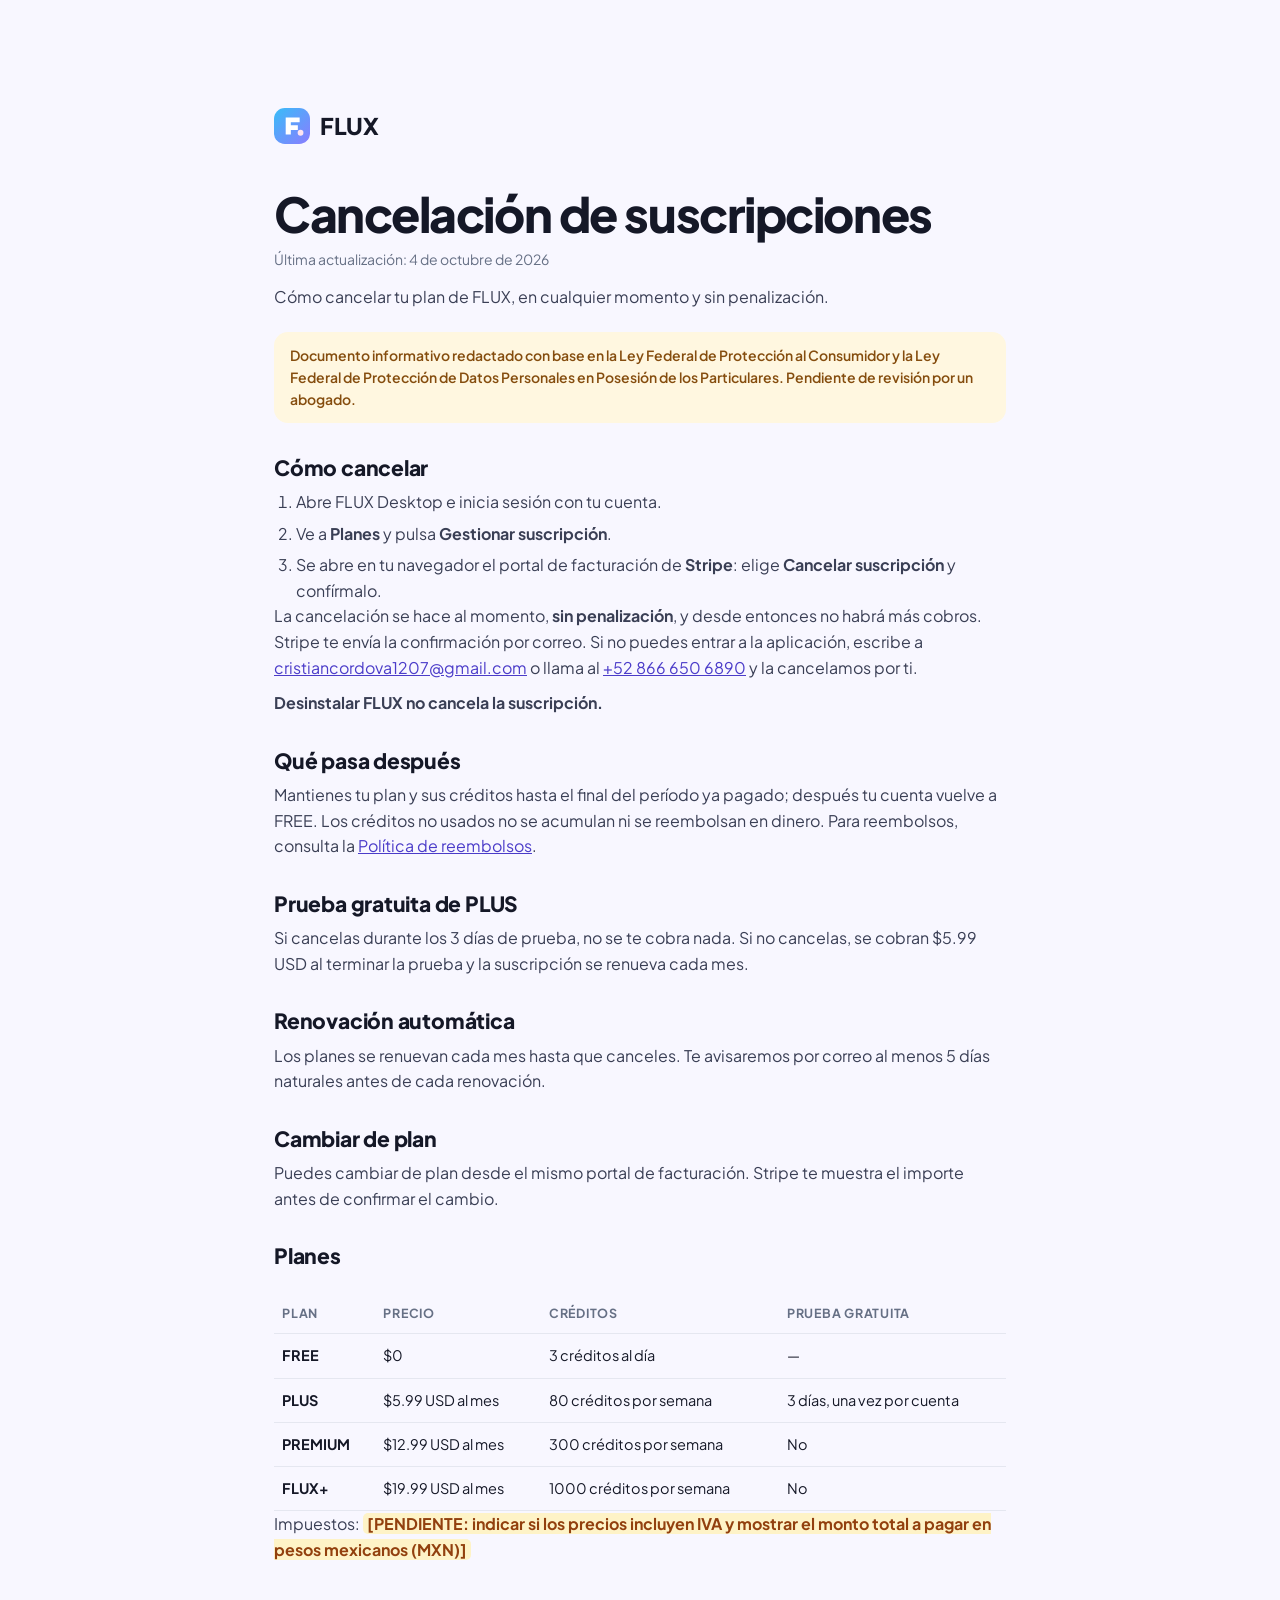
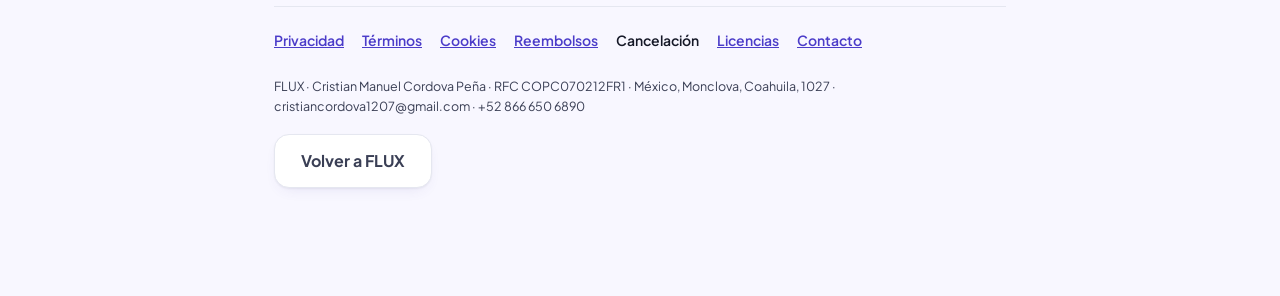
<file: cancelacion.html>
<!doctype html>
<html lang="es">
<head>
<meta charset="utf-8">
<meta name="viewport" content="width=device-width, initial-scale=1">
<title>Cancelación de suscripciones — FLUX</title>
<meta name="description" content="Cómo cancelar tu plan de FLUX, en cualquier momento y sin penalización.">
<link rel="icon" href="favicon.svg" type="image/svg+xml">
<link rel="preconnect" href="https://fonts.googleapis.com">
<link rel="preconnect" href="https://fonts.gstatic.com" crossorigin>
<link href="https://fonts.googleapis.com/css2?family=Plus+Jakarta+Sans:wght@400;500;600;700;800&display=swap" rel="stylesheet">
<link rel="stylesheet" href="styles.css">
</head>
<body>
<main class="sec legal">
  <div class="wrap">
    <a class="logo" href="./"><img src="favicon.svg" width="36" height="36" alt="">FLUX</a>
    <h1>Cancelación de suscripciones</h1>
    <p class="updated">Última actualización: 4 de octubre de 2026</p>
    <p class="lede">Cómo cancelar tu plan de FLUX, en cualquier momento y sin penalización.</p>
<p class="draft">Documento informativo redactado con base en la Ley Federal de Protección al Consumidor y la Ley Federal de Protección de Datos Personales en Posesión de los Particulares. Pendiente de revisión por un abogado.</p>
    <h2>Cómo cancelar</h2>
    <ol>
      <li>Abre FLUX Desktop e inicia sesión con tu cuenta.</li>
      <li>Ve a <b>Planes</b> y pulsa <b>Gestionar suscripción</b>.</li>
      <li>Se abre en tu navegador el portal de facturación de <b>Stripe</b>: elige <b>Cancelar suscripción</b> y confírmalo.</li>
    </ol>
    <p>La cancelación se hace al momento, <b>sin penalización</b>, y desde entonces no habrá más cobros. Stripe te envía la confirmación por correo. Si no puedes entrar a la aplicación, escribe a <a href="mailto:cristiancordova1207@gmail.com">cristiancordova1207@gmail.com</a> o llama al <a href="tel:+528666506890">+52 866 650 6890</a> y la cancelamos por ti.</p>
    <p><b>Desinstalar FLUX no cancela la suscripción.</b></p>
    <h2>Qué pasa después</h2>
    <p>Mantienes tu plan y sus créditos hasta el final del período ya pagado; después tu cuenta vuelve a FREE. Los créditos no usados no se acumulan ni se reembolsan en dinero. Para reembolsos, consulta la <a href="reembolsos">Política de reembolsos</a>.</p>
    <h2>Prueba gratuita de PLUS</h2>
    <p>Si cancelas durante los 3 días de prueba, no se te cobra nada. Si no cancelas, se cobran $5.99 USD al terminar la prueba y la suscripción se renueva cada mes.</p>
    <h2>Renovación automática</h2>
    <p>Los planes se renuevan cada mes hasta que canceles. Te avisaremos por correo al menos 5 días naturales antes de cada renovación.</p>
    <h2>Cambiar de plan</h2>
    <p>Puedes cambiar de plan desde el mismo portal de facturación. Stripe te muestra el importe antes de confirmar el cambio.</p>
    <h2>Planes</h2>
    <table class="lic plans-t">
      <thead><tr><th>Plan</th><th>Precio</th><th>Créditos</th><th>Prueba gratuita</th></tr></thead>
      <tbody>
        <tr><td><b>FREE</b></td><td>$0</td><td>3 créditos al día</td><td>—</td></tr>
        <tr><td><b>PLUS</b></td><td>$5.99 USD al mes</td><td>80 créditos por semana</td><td>3 días, una vez por cuenta</td></tr>
        <tr><td><b>PREMIUM</b></td><td>$12.99 USD al mes</td><td>300 créditos por semana</td><td>No</td></tr>
        <tr><td><b>FLUX+</b></td><td>$19.99 USD al mes</td><td>1000 créditos por semana</td><td>No</td></tr>
      </tbody>
    </table>
    <p>Impuestos: <mark class="ph">[PENDIENTE: indicar si los precios incluyen IVA y mostrar el monto total a pagar en pesos mexicanos (MXN)]</mark></p>
    <nav class="legal-nav" aria-label="Documentos legales"><a href="privacidad">Privacidad</a><a href="terminos">Términos</a><a href="cookies">Cookies</a><a href="reembolsos">Reembolsos</a><span aria-current="page">Cancelación</span><a href="licencias">Licencias</a><a href="contacto">Contacto</a></nav>
    <p class="legal-prov">FLUX · Cristian Manuel Cordova Peña · RFC COPC070212FR1 · México, Monclova, Coahuila, 1027 · cristiancordova1207@gmail.com · +52 866 650 6890</p>
    <p><a class="btn btn-light" href="./">Volver a FLUX</a></p>
  </div>
</main>
</body>
</html>
</file>
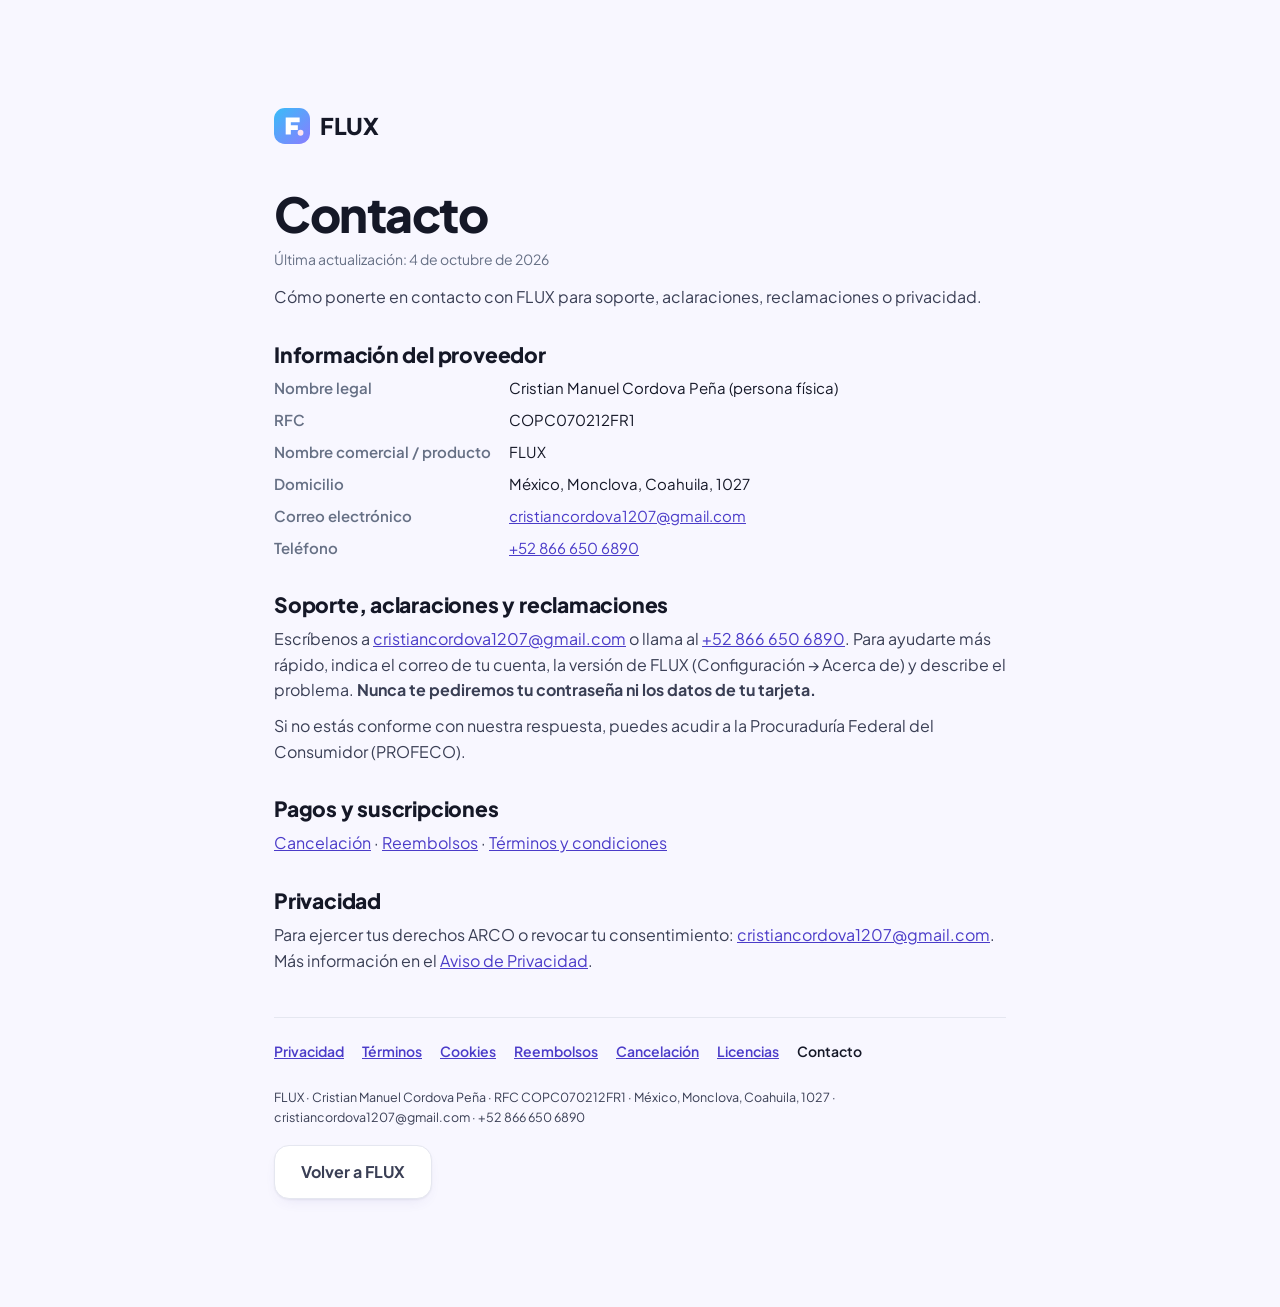
<file: contacto.html>
<!doctype html>
<html lang="es">
<head>
<meta charset="utf-8">
<meta name="viewport" content="width=device-width, initial-scale=1">
<title>Contacto — FLUX</title>
<meta name="description" content="Cómo ponerte en contacto con FLUX para soporte, aclaraciones, reclamaciones o privacidad.">
<link rel="icon" href="favicon.svg" type="image/svg+xml">
<link rel="preconnect" href="https://fonts.googleapis.com">
<link rel="preconnect" href="https://fonts.gstatic.com" crossorigin>
<link href="https://fonts.googleapis.com/css2?family=Plus+Jakarta+Sans:wght@400;500;600;700;800&display=swap" rel="stylesheet">
<link rel="stylesheet" href="styles.css">
</head>
<body>
<main class="sec legal">
  <div class="wrap">
    <a class="logo" href="./"><img src="favicon.svg" width="36" height="36" alt="">FLUX</a>
    <h1>Contacto</h1>
    <p class="updated">Última actualización: 4 de octubre de 2026</p>
    <p class="lede">Cómo ponerte en contacto con FLUX para soporte, aclaraciones, reclamaciones o privacidad.</p>

    <h2 id="proveedor">Información del proveedor</h2>
    <dl class="prov">
      <dt>Nombre legal</dt><dd>Cristian Manuel Cordova Peña (persona física)</dd>
      <dt>RFC</dt><dd>COPC070212FR1</dd>
      <dt>Nombre comercial / producto</dt><dd>FLUX</dd>
      <dt>Domicilio</dt><dd>México, Monclova, Coahuila, 1027</dd>
      <dt>Correo electrónico</dt><dd><a href="mailto:cristiancordova1207@gmail.com">cristiancordova1207@gmail.com</a></dd>
      <dt>Teléfono</dt><dd><a href="tel:+528666506890">+52 866 650 6890</a></dd>
    </dl>
    <h2>Soporte, aclaraciones y reclamaciones</h2>
    <p>Escríbenos a <a href="mailto:cristiancordova1207@gmail.com">cristiancordova1207@gmail.com</a> o llama al <a href="tel:+528666506890">+52 866 650 6890</a>. Para ayudarte más rápido, indica el correo de tu cuenta, la versión de FLUX (Configuración → Acerca de) y describe el problema. <b>Nunca te pediremos tu contraseña ni los datos de tu tarjeta.</b></p>
    <p>Si no estás conforme con nuestra respuesta, puedes acudir a la Procuraduría Federal del Consumidor (PROFECO).</p>
    <h2>Pagos y suscripciones</h2>
    <p><a href="cancelacion">Cancelación</a> · <a href="reembolsos">Reembolsos</a> · <a href="terminos">Términos y condiciones</a></p>
    <h2>Privacidad</h2>
    <p>Para ejercer tus derechos ARCO o revocar tu consentimiento: <a href="mailto:cristiancordova1207@gmail.com">cristiancordova1207@gmail.com</a>. Más información en el <a href="privacidad">Aviso de Privacidad</a>.</p>
    <nav class="legal-nav" aria-label="Documentos legales"><a href="privacidad">Privacidad</a><a href="terminos">Términos</a><a href="cookies">Cookies</a><a href="reembolsos">Reembolsos</a><a href="cancelacion">Cancelación</a><a href="licencias">Licencias</a><span aria-current="page">Contacto</span></nav>
    <p class="legal-prov">FLUX · Cristian Manuel Cordova Peña · RFC COPC070212FR1 · México, Monclova, Coahuila, 1027 · cristiancordova1207@gmail.com · +52 866 650 6890</p>
    <p><a class="btn btn-light" href="./">Volver a FLUX</a></p>
  </div>
</main>
</body>
</html>
</file>
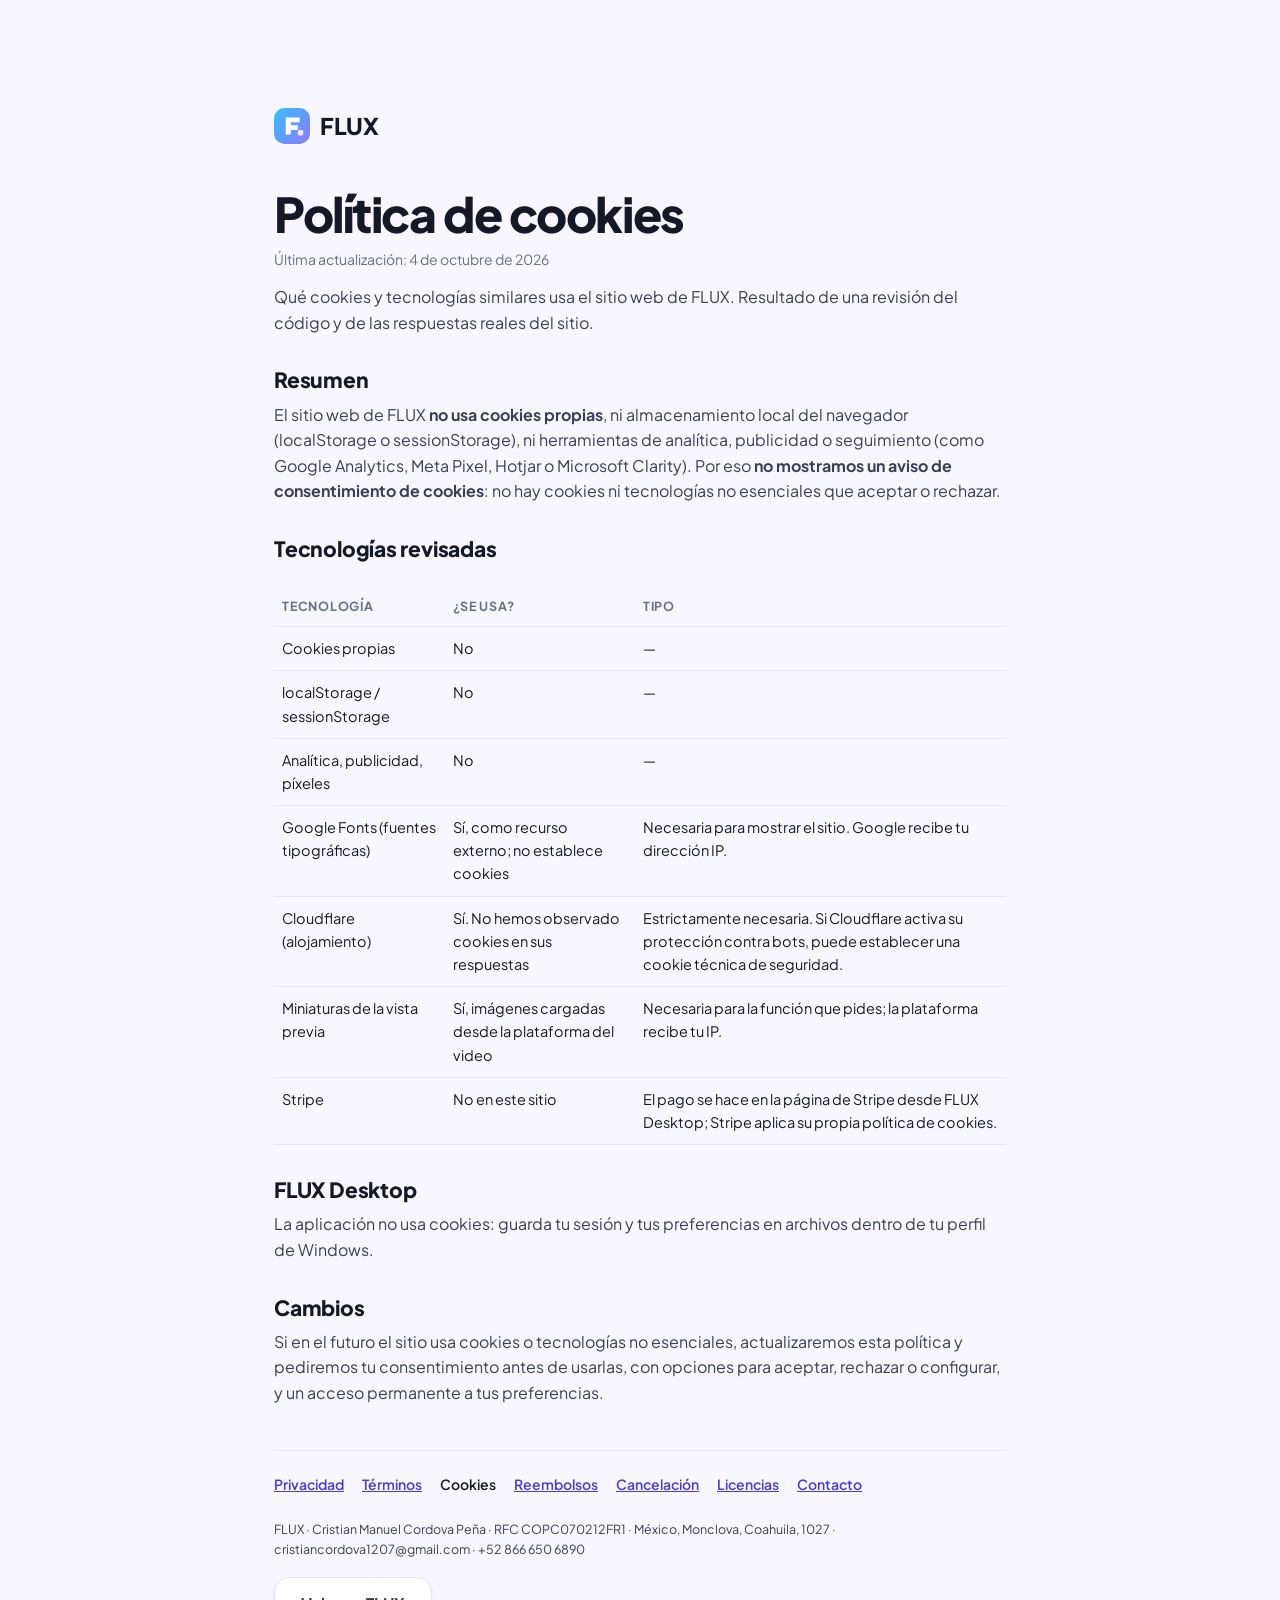
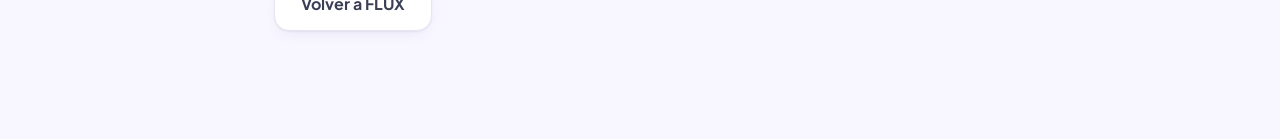
<file: cookies.html>
<!doctype html>
<html lang="es">
<head>
<meta charset="utf-8">
<meta name="viewport" content="width=device-width, initial-scale=1">
<title>Política de cookies — FLUX</title>
<meta name="description" content="Qué cookies y tecnologías similares usa el sitio web de FLUX. Resultado de una revisión del código y de las respuestas reales del sitio.">
<link rel="icon" href="favicon.svg" type="image/svg+xml">
<link rel="preconnect" href="https://fonts.googleapis.com">
<link rel="preconnect" href="https://fonts.gstatic.com" crossorigin>
<link href="https://fonts.googleapis.com/css2?family=Plus+Jakarta+Sans:wght@400;500;600;700;800&display=swap" rel="stylesheet">
<link rel="stylesheet" href="styles.css">
</head>
<body>
<main class="sec legal">
  <div class="wrap">
    <a class="logo" href="./"><img src="favicon.svg" width="36" height="36" alt="">FLUX</a>
    <h1>Política de cookies</h1>
    <p class="updated">Última actualización: 4 de octubre de 2026</p>
    <p class="lede">Qué cookies y tecnologías similares usa el sitio web de FLUX. Resultado de una revisión del código y de las respuestas reales del sitio.</p>

    <h2>Resumen</h2>
    <p>El sitio web de FLUX <b>no usa cookies propias</b>, ni almacenamiento local del navegador (localStorage o sessionStorage), ni herramientas de analítica, publicidad o seguimiento (como Google Analytics, Meta Pixel, Hotjar o Microsoft Clarity). Por eso <b>no mostramos un aviso de consentimiento de cookies</b>: no hay cookies ni tecnologías no esenciales que aceptar o rechazar.</p>
    <h2>Tecnologías revisadas</h2>
    <table class="lic">
      <thead><tr><th>Tecnología</th><th>¿Se usa?</th><th>Tipo</th></tr></thead>
      <tbody>
        <tr><td>Cookies propias</td><td>No</td><td>—</td></tr>
        <tr><td>localStorage / sessionStorage</td><td>No</td><td>—</td></tr>
        <tr><td>Analítica, publicidad, píxeles</td><td>No</td><td>—</td></tr>
        <tr><td>Google Fonts (fuentes tipográficas)</td><td>Sí, como recurso externo; no establece cookies</td><td>Necesaria para mostrar el sitio. Google recibe tu dirección IP.</td></tr>
        <tr><td>Cloudflare (alojamiento)</td><td>Sí. No hemos observado cookies en sus respuestas</td><td>Estrictamente necesaria. Si Cloudflare activa su protección contra bots, puede establecer una cookie técnica de seguridad.</td></tr>
        <tr><td>Miniaturas de la vista previa</td><td>Sí, imágenes cargadas desde la plataforma del video</td><td>Necesaria para la función que pides; la plataforma recibe tu IP.</td></tr>
        <tr><td>Stripe</td><td>No en este sitio</td><td>El pago se hace en la página de Stripe desde FLUX Desktop; Stripe aplica su propia política de cookies.</td></tr>
      </tbody>
    </table>
    <h2>FLUX Desktop</h2>
    <p>La aplicación no usa cookies: guarda tu sesión y tus preferencias en archivos dentro de tu perfil de Windows.</p>
    <h2>Cambios</h2>
    <p>Si en el futuro el sitio usa cookies o tecnologías no esenciales, actualizaremos esta política y pediremos tu consentimiento antes de usarlas, con opciones para aceptar, rechazar o configurar, y un acceso permanente a tus preferencias.</p>
    <nav class="legal-nav" aria-label="Documentos legales"><a href="privacidad">Privacidad</a><a href="terminos">Términos</a><span aria-current="page">Cookies</span><a href="reembolsos">Reembolsos</a><a href="cancelacion">Cancelación</a><a href="licencias">Licencias</a><a href="contacto">Contacto</a></nav>
    <p class="legal-prov">FLUX · Cristian Manuel Cordova Peña · RFC COPC070212FR1 · México, Monclova, Coahuila, 1027 · cristiancordova1207@gmail.com · +52 866 650 6890</p>
    <p><a class="btn btn-light" href="./">Volver a FLUX</a></p>
  </div>
</main>
</body>
</html>
</file>
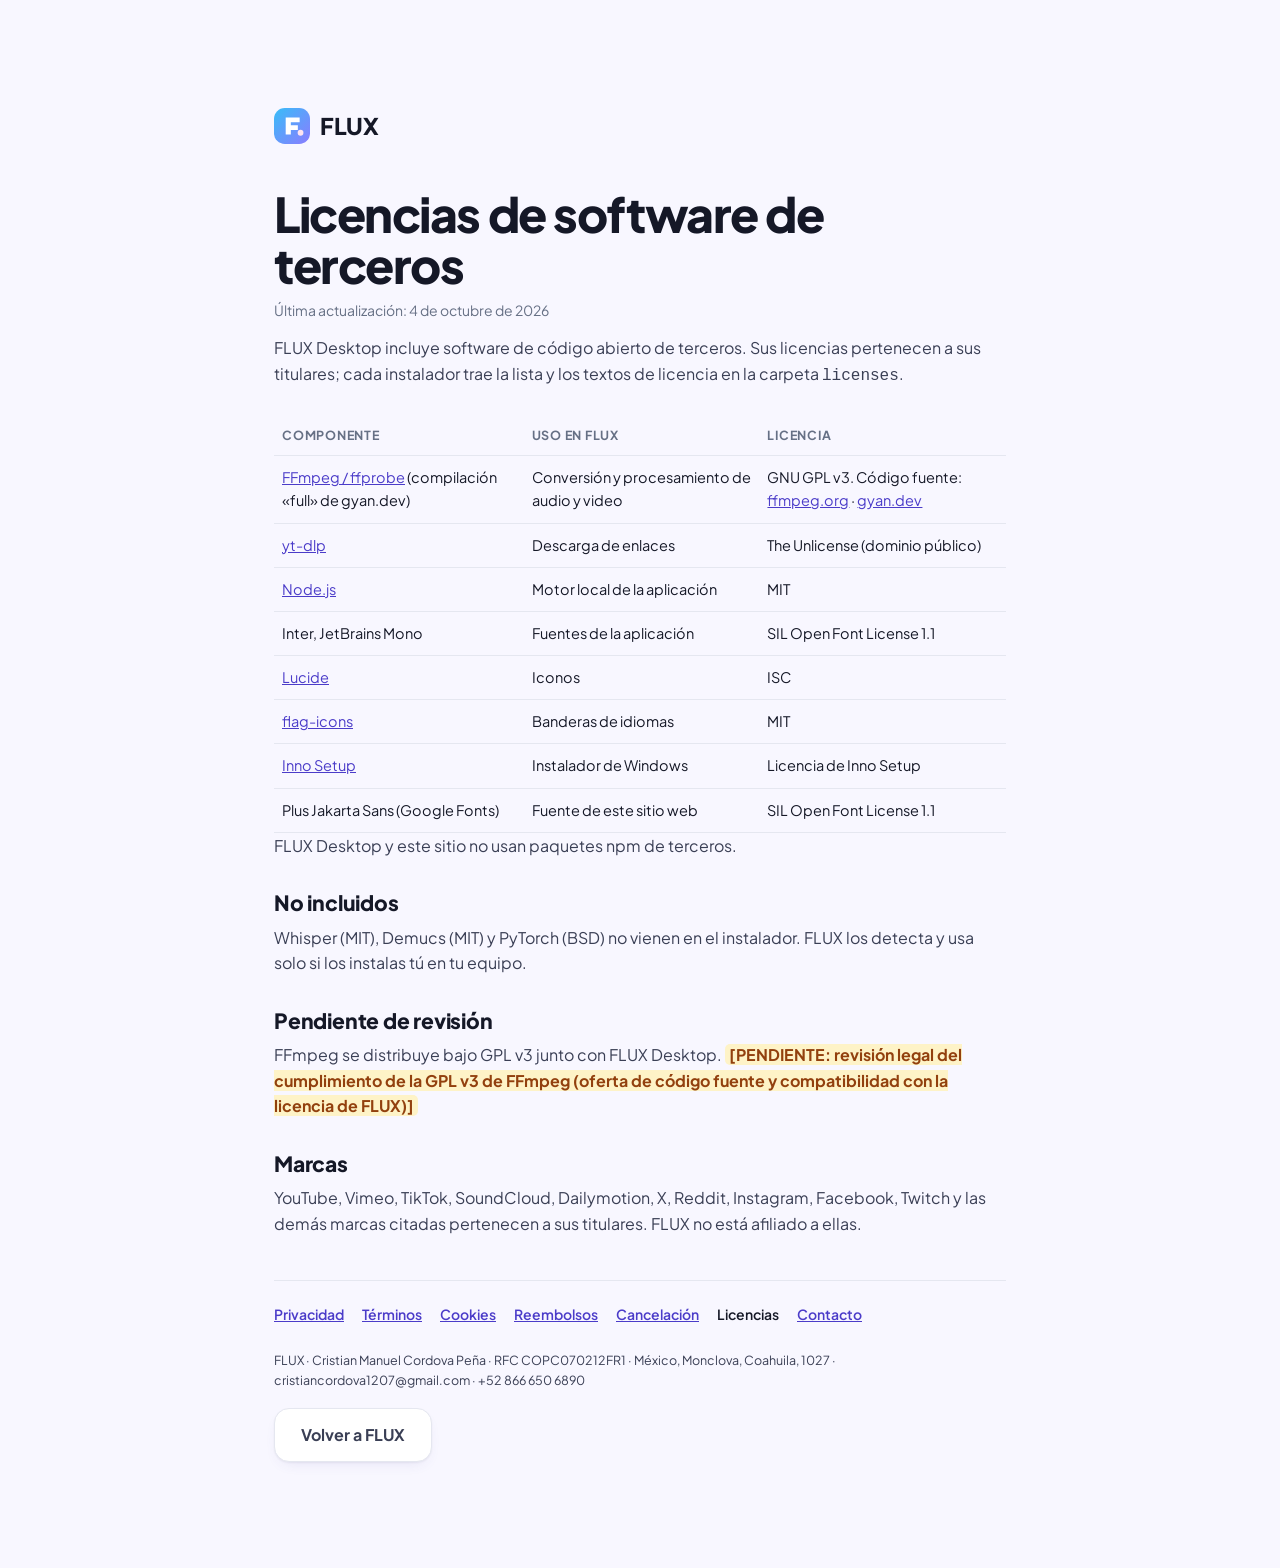
<file: licencias.html>
<!doctype html>
<html lang="es">
<head>
<meta charset="utf-8">
<meta name="viewport" content="width=device-width, initial-scale=1">
<title>Licencias de software de terceros — FLUX</title>
<meta name="description" content="FLUX Desktop incluye software de código abierto de terceros. Sus licencias pertenecen a sus titulares; cada instalador trae la lista y los textos de licencia en la carpeta licenses.">
<link rel="icon" href="favicon.svg" type="image/svg+xml">
<link rel="preconnect" href="https://fonts.googleapis.com">
<link rel="preconnect" href="https://fonts.gstatic.com" crossorigin>
<link href="https://fonts.googleapis.com/css2?family=Plus+Jakarta+Sans:wght@400;500;600;700;800&display=swap" rel="stylesheet">
<link rel="stylesheet" href="styles.css">
</head>
<body>
<main class="sec legal">
  <div class="wrap">
    <a class="logo" href="./"><img src="favicon.svg" width="36" height="36" alt="">FLUX</a>
    <h1>Licencias de software de terceros</h1>
    <p class="updated">Última actualización: 4 de octubre de 2026</p>
    <p class="lede">FLUX Desktop incluye software de código abierto de terceros. Sus licencias pertenecen a sus titulares; cada instalador trae la lista y los textos de licencia en la carpeta <code>licenses</code>.</p>

    <table class="lic">
      <thead><tr><th>Componente</th><th>Uso en FLUX</th><th>Licencia</th></tr></thead>
      <tbody>
        <tr><td><a href="https://ffmpeg.org" rel="noopener">FFmpeg / ffprobe</a> (compilación «full» de gyan.dev)</td><td>Conversión y procesamiento de audio y video</td><td>GNU GPL v3. Código fuente: <a href="https://ffmpeg.org/download.html" rel="noopener">ffmpeg.org</a> · <a href="https://www.gyan.dev/ffmpeg/builds/" rel="noopener">gyan.dev</a></td></tr>
        <tr><td><a href="https://github.com/yt-dlp/yt-dlp" rel="noopener">yt-dlp</a></td><td>Descarga de enlaces</td><td>The Unlicense (dominio público)</td></tr>
        <tr><td><a href="https://nodejs.org" rel="noopener">Node.js</a></td><td>Motor local de la aplicación</td><td>MIT</td></tr>
        <tr><td>Inter, JetBrains Mono</td><td>Fuentes de la aplicación</td><td>SIL Open Font License 1.1</td></tr>
        <tr><td><a href="https://lucide.dev" rel="noopener">Lucide</a></td><td>Iconos</td><td>ISC</td></tr>
        <tr><td><a href="https://github.com/lipis/flag-icons" rel="noopener">flag-icons</a></td><td>Banderas de idiomas</td><td>MIT</td></tr>
        <tr><td><a href="https://jrsoftware.org/isinfo.php" rel="noopener">Inno Setup</a></td><td>Instalador de Windows</td><td>Licencia de Inno Setup</td></tr>
        <tr><td>Plus Jakarta Sans (Google Fonts)</td><td>Fuente de este sitio web</td><td>SIL Open Font License 1.1</td></tr>
      </tbody>
    </table>
    <p>FLUX Desktop y este sitio no usan paquetes npm de terceros.</p>
    <h2>No incluidos</h2>
    <p>Whisper (MIT), Demucs (MIT) y PyTorch (BSD) no vienen en el instalador. FLUX los detecta y usa solo si los instalas tú en tu equipo.</p>
    <h2>Pendiente de revisión</h2>
    <p>FFmpeg se distribuye bajo GPL v3 junto con FLUX Desktop. <mark class="ph">[PENDIENTE: revisión legal del cumplimiento de la GPL v3 de FFmpeg (oferta de código fuente y compatibilidad con la licencia de FLUX)]</mark></p>
    <h2>Marcas</h2>
    <p>YouTube, Vimeo, TikTok, SoundCloud, Dailymotion, X, Reddit, Instagram, Facebook, Twitch y las demás marcas citadas pertenecen a sus titulares. FLUX no está afiliado a ellas.</p>
    <nav class="legal-nav" aria-label="Documentos legales"><a href="privacidad">Privacidad</a><a href="terminos">Términos</a><a href="cookies">Cookies</a><a href="reembolsos">Reembolsos</a><a href="cancelacion">Cancelación</a><span aria-current="page">Licencias</span><a href="contacto">Contacto</a></nav>
    <p class="legal-prov">FLUX · Cristian Manuel Cordova Peña · RFC COPC070212FR1 · México, Monclova, Coahuila, 1027 · cristiancordova1207@gmail.com · +52 866 650 6890</p>
    <p><a class="btn btn-light" href="./">Volver a FLUX</a></p>
  </div>
</main>
</body>
</html>
</file>
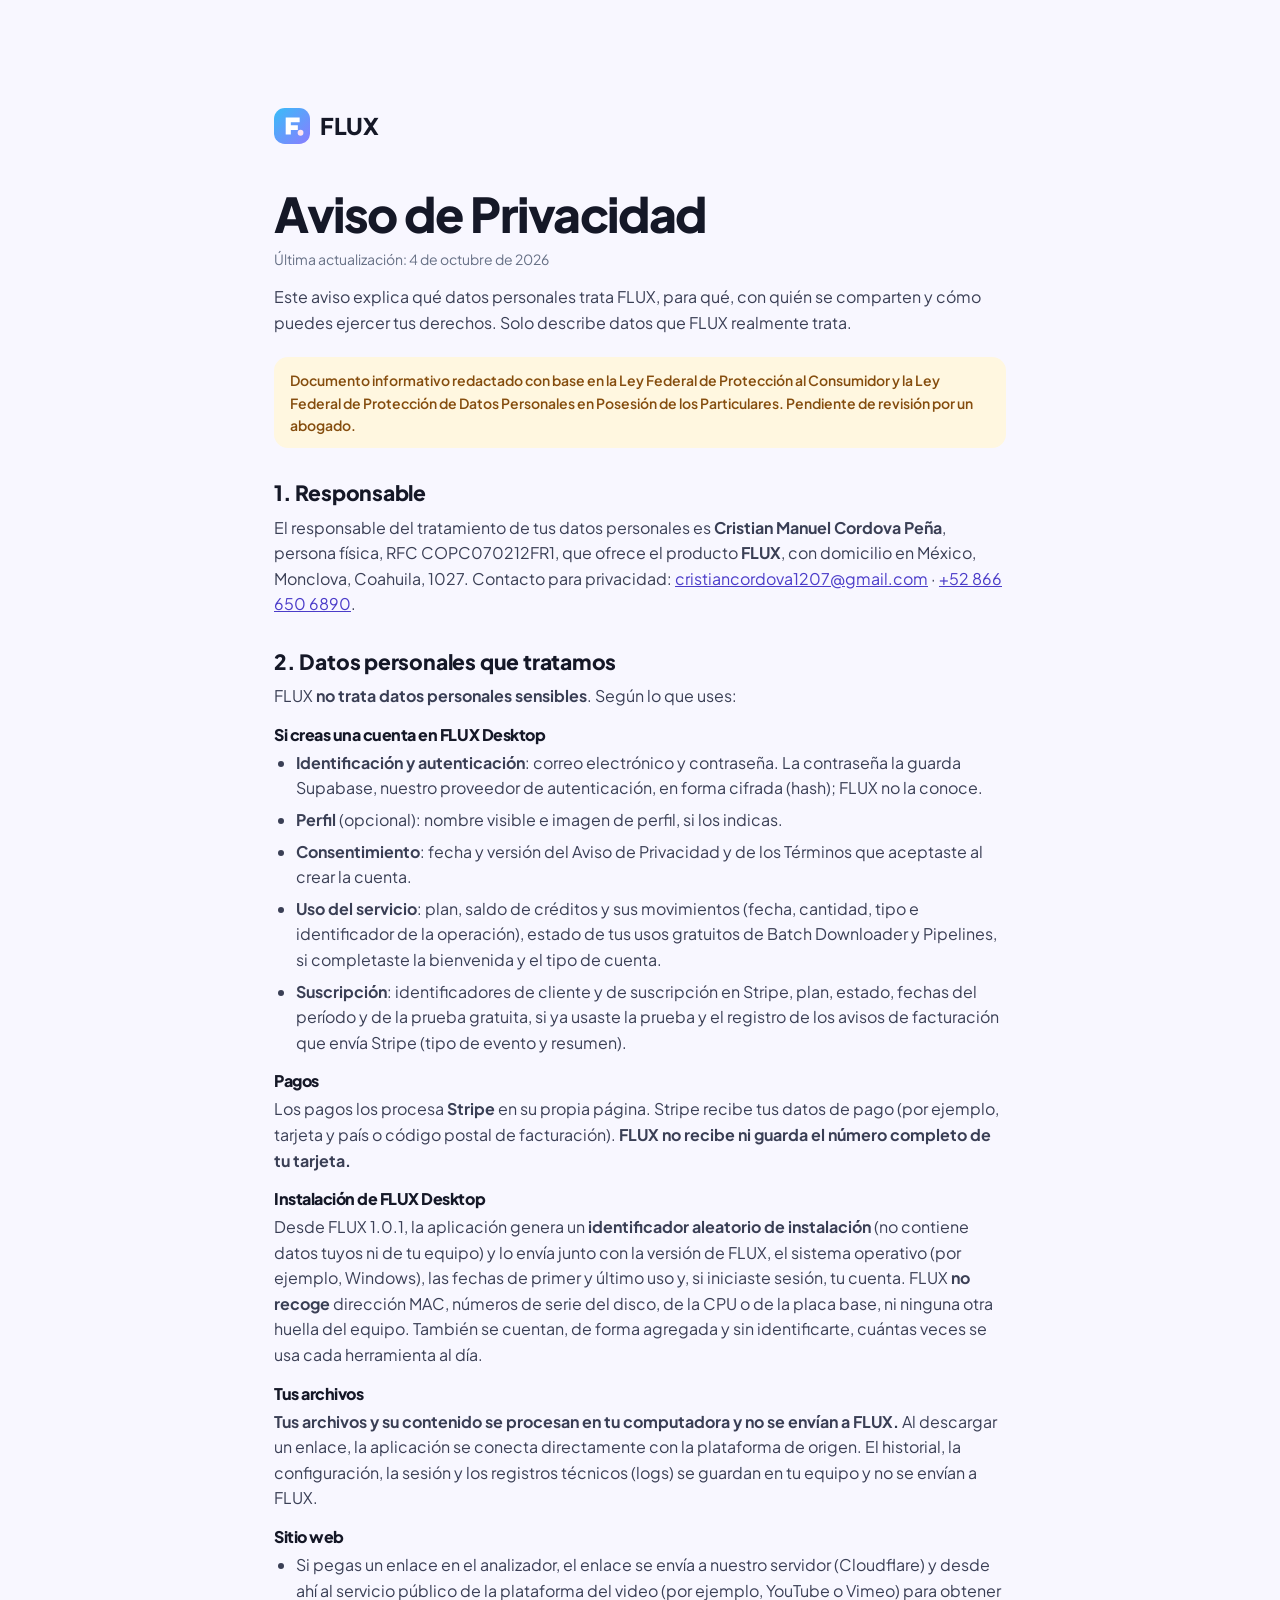
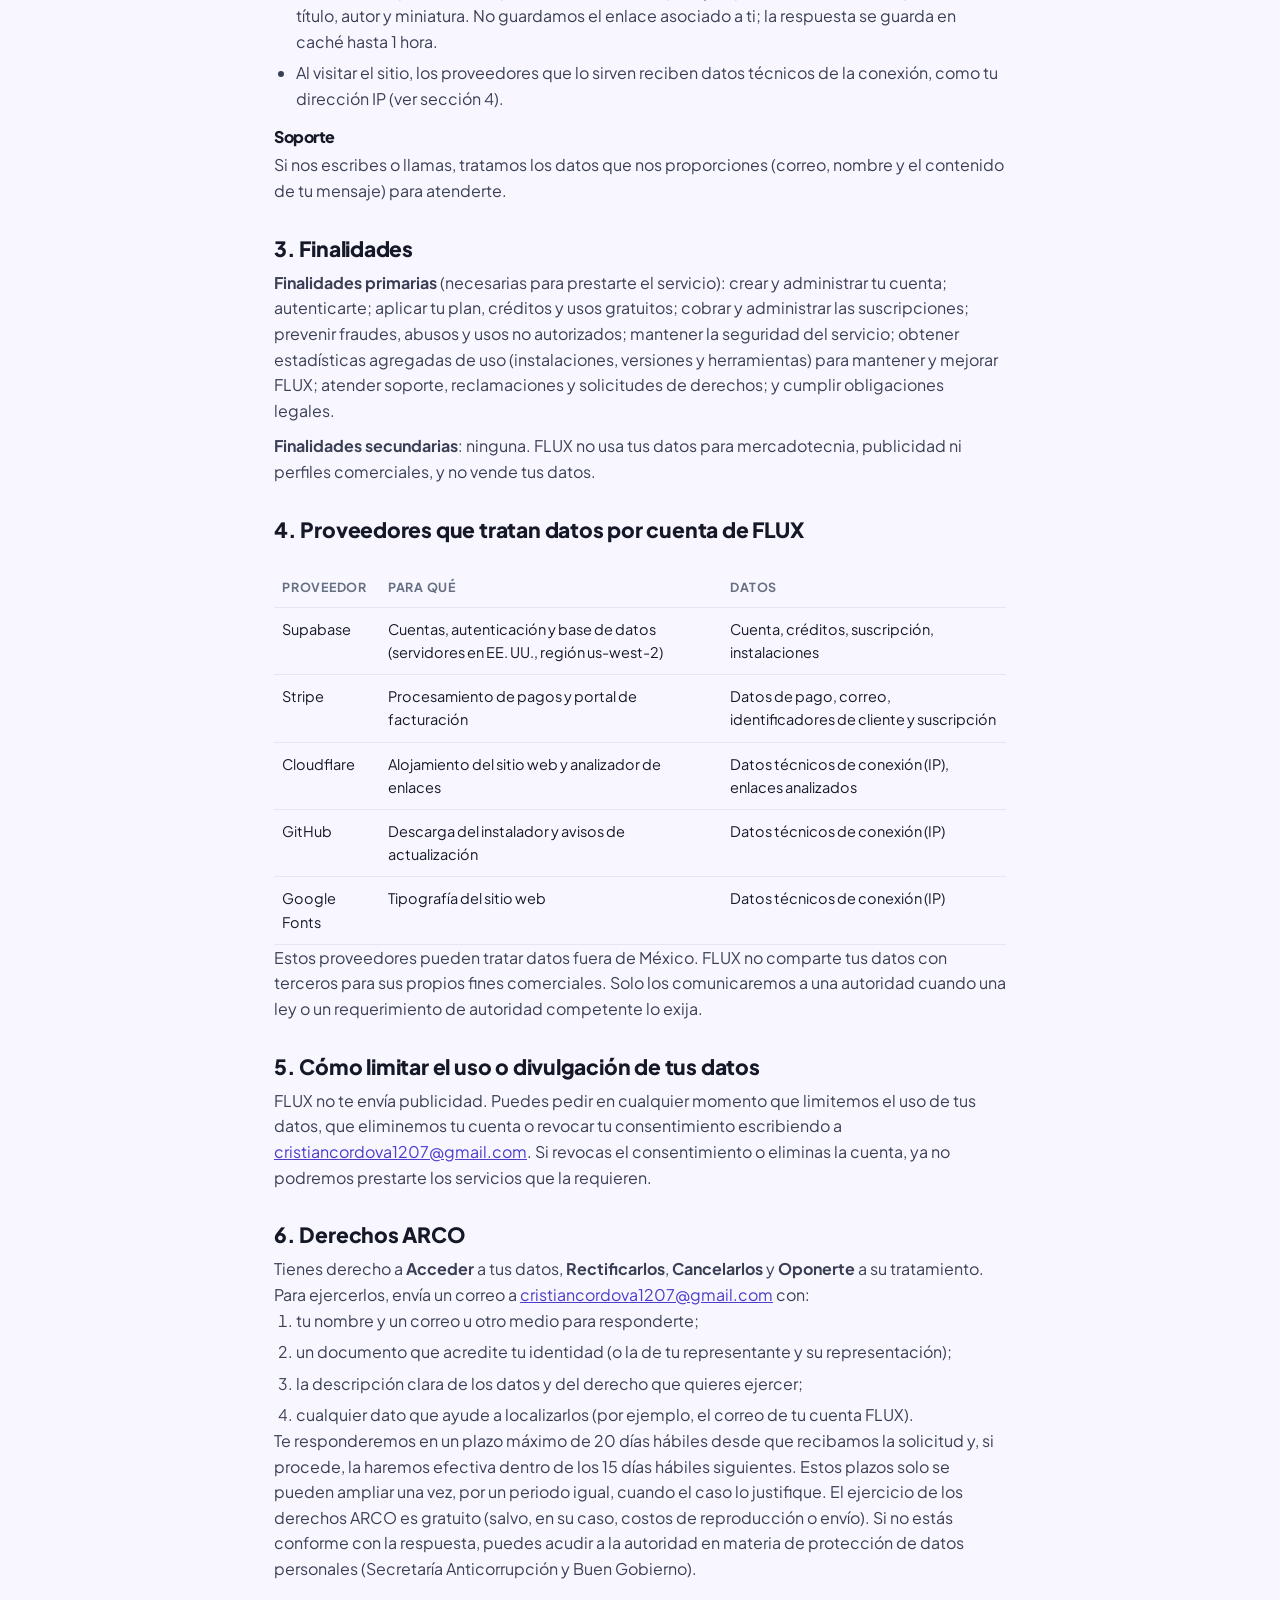
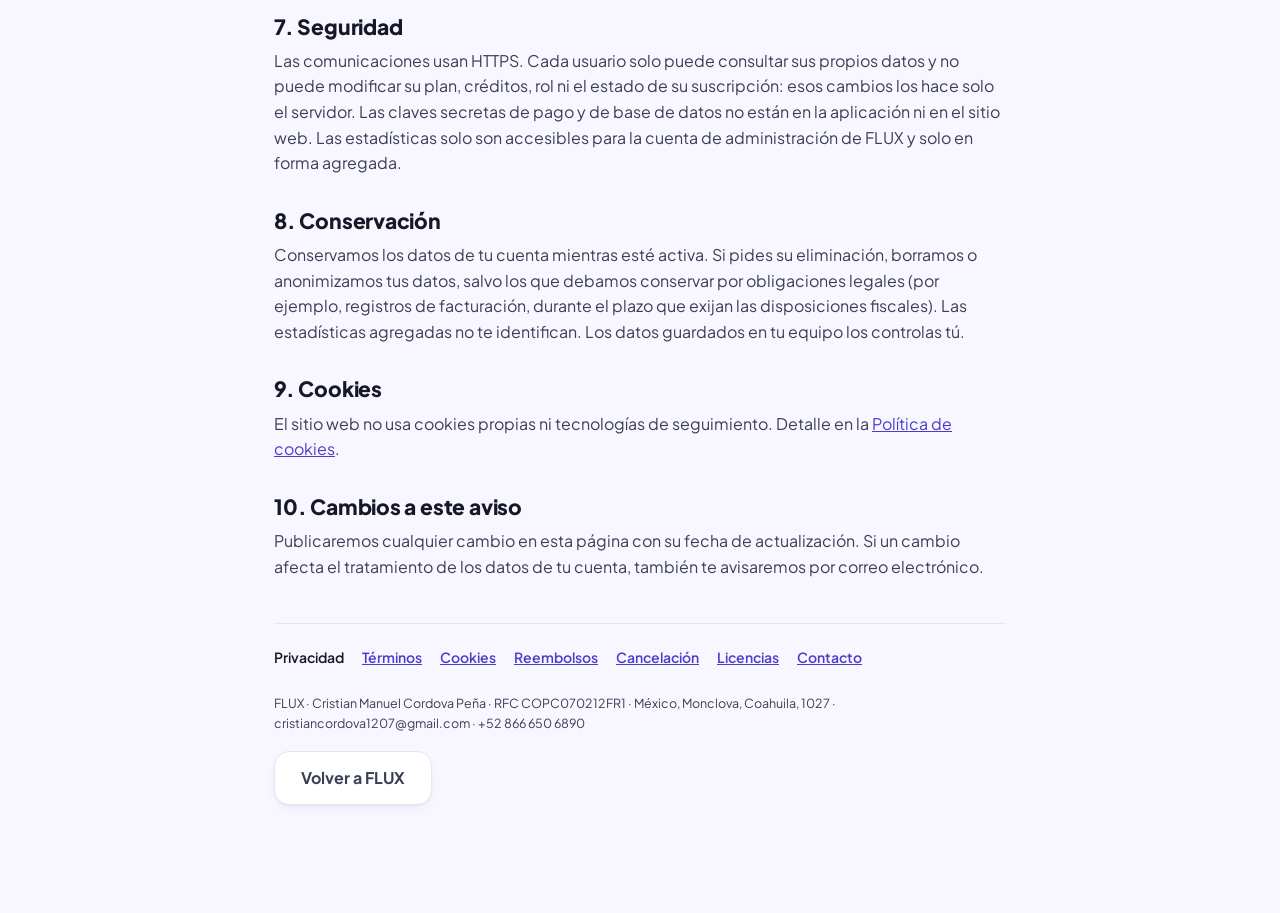
<file: privacidad.html>
<!doctype html>
<html lang="es">
<head>
<meta charset="utf-8">
<meta name="viewport" content="width=device-width, initial-scale=1">
<title>Aviso de Privacidad — FLUX</title>
<meta name="description" content="Este aviso explica qué datos personales trata FLUX, para qué, con quién se comparten y cómo puedes ejercer tus derechos. Solo describe datos que FLUX realmente trata.">
<link rel="icon" href="favicon.svg" type="image/svg+xml">
<link rel="preconnect" href="https://fonts.googleapis.com">
<link rel="preconnect" href="https://fonts.gstatic.com" crossorigin>
<link href="https://fonts.googleapis.com/css2?family=Plus+Jakarta+Sans:wght@400;500;600;700;800&display=swap" rel="stylesheet">
<link rel="stylesheet" href="styles.css">
</head>
<body>
<main class="sec legal">
  <div class="wrap">
    <a class="logo" href="./"><img src="favicon.svg" width="36" height="36" alt="">FLUX</a>
    <h1>Aviso de Privacidad</h1>
    <p class="updated">Última actualización: 4 de octubre de 2026</p>
    <p class="lede">Este aviso explica qué datos personales trata FLUX, para qué, con quién se comparten y cómo puedes ejercer tus derechos. Solo describe datos que FLUX realmente trata.</p>
<p class="draft">Documento informativo redactado con base en la Ley Federal de Protección al Consumidor y la Ley Federal de Protección de Datos Personales en Posesión de los Particulares. Pendiente de revisión por un abogado.</p>
    <h2>1. Responsable</h2>
    <p>El responsable del tratamiento de tus datos personales es <b>Cristian Manuel Cordova Peña</b>, persona física, RFC COPC070212FR1, que ofrece el producto <b>FLUX</b>, con domicilio en México, Monclova, Coahuila, 1027. Contacto para privacidad: <a href="mailto:cristiancordova1207@gmail.com">cristiancordova1207@gmail.com</a> · <a href="tel:+528666506890">+52 866 650 6890</a>.</p>

    <h2>2. Datos personales que tratamos</h2>
    <p>FLUX <b>no trata datos personales sensibles</b>. Según lo que uses:</p>
    <h3>Si creas una cuenta en FLUX Desktop</h3>
    <ul>
      <li><b>Identificación y autenticación</b>: correo electrónico y contraseña. La contraseña la guarda Supabase, nuestro proveedor de autenticación, en forma cifrada (hash); FLUX no la conoce.</li>
      <li><b>Perfil</b> (opcional): nombre visible e imagen de perfil, si los indicas.</li>
      <li><b>Consentimiento</b>: fecha y versión del Aviso de Privacidad y de los Términos que aceptaste al crear la cuenta.</li>
      <li><b>Uso del servicio</b>: plan, saldo de créditos y sus movimientos (fecha, cantidad, tipo e identificador de la operación), estado de tus usos gratuitos de Batch Downloader y Pipelines, si completaste la bienvenida y el tipo de cuenta.</li>
      <li><b>Suscripción</b>: identificadores de cliente y de suscripción en Stripe, plan, estado, fechas del período y de la prueba gratuita, si ya usaste la prueba y el registro de los avisos de facturación que envía Stripe (tipo de evento y resumen).</li>
    </ul>
    <h3>Pagos</h3>
    <p>Los pagos los procesa <b>Stripe</b> en su propia página. Stripe recibe tus datos de pago (por ejemplo, tarjeta y país o código postal de facturación). <b>FLUX no recibe ni guarda el número completo de tu tarjeta.</b></p>
    <h3>Instalación de FLUX Desktop</h3>
    <p>Desde FLUX 1.0.1, la aplicación genera un <b>identificador aleatorio de instalación</b> (no contiene datos tuyos ni de tu equipo) y lo envía junto con la versión de FLUX, el sistema operativo (por ejemplo, Windows), las fechas de primer y último uso y, si iniciaste sesión, tu cuenta. FLUX <b>no recoge</b> dirección MAC, números de serie del disco, de la CPU o de la placa base, ni ninguna otra huella del equipo. También se cuentan, de forma agregada y sin identificarte, cuántas veces se usa cada herramienta al día.</p>
    <h3>Tus archivos</h3>
    <p><b>Tus archivos y su contenido se procesan en tu computadora y no se envían a FLUX.</b> Al descargar un enlace, la aplicación se conecta directamente con la plataforma de origen. El historial, la configuración, la sesión y los registros técnicos (logs) se guardan en tu equipo y no se envían a FLUX.</p>
    <h3>Sitio web</h3>
    <ul>
      <li>Si pegas un enlace en el analizador, el enlace se envía a nuestro servidor (Cloudflare) y desde ahí al servicio público de la plataforma del video (por ejemplo, YouTube o Vimeo) para obtener título, autor y miniatura. No guardamos el enlace asociado a ti; la respuesta se guarda en caché hasta 1 hora.</li>
      <li>Al visitar el sitio, los proveedores que lo sirven reciben datos técnicos de la conexión, como tu dirección IP (ver sección 4).</li>
    </ul>
    <h3>Soporte</h3>
    <p>Si nos escribes o llamas, tratamos los datos que nos proporciones (correo, nombre y el contenido de tu mensaje) para atenderte.</p>

    <h2>3. Finalidades</h2>
    <p><b>Finalidades primarias</b> (necesarias para prestarte el servicio): crear y administrar tu cuenta; autenticarte; aplicar tu plan, créditos y usos gratuitos; cobrar y administrar las suscripciones; prevenir fraudes, abusos y usos no autorizados; mantener la seguridad del servicio; obtener estadísticas agregadas de uso (instalaciones, versiones y herramientas) para mantener y mejorar FLUX; atender soporte, reclamaciones y solicitudes de derechos; y cumplir obligaciones legales.</p>
    <p><b>Finalidades secundarias</b>: ninguna. FLUX no usa tus datos para mercadotecnia, publicidad ni perfiles comerciales, y no vende tus datos.</p>

    <h2>4. Proveedores que tratan datos por cuenta de FLUX</h2>
    <table class="lic">
      <thead><tr><th>Proveedor</th><th>Para qué</th><th>Datos</th></tr></thead>
      <tbody>
        <tr><td>Supabase</td><td>Cuentas, autenticación y base de datos (servidores en EE. UU., región us-west-2)</td><td>Cuenta, créditos, suscripción, instalaciones</td></tr>
        <tr><td>Stripe</td><td>Procesamiento de pagos y portal de facturación</td><td>Datos de pago, correo, identificadores de cliente y suscripción</td></tr>
        <tr><td>Cloudflare</td><td>Alojamiento del sitio web y analizador de enlaces</td><td>Datos técnicos de conexión (IP), enlaces analizados</td></tr>
        <tr><td>GitHub</td><td>Descarga del instalador y avisos de actualización</td><td>Datos técnicos de conexión (IP)</td></tr>
        <tr><td>Google Fonts</td><td>Tipografía del sitio web</td><td>Datos técnicos de conexión (IP)</td></tr>
      </tbody>
    </table>
    <p>Estos proveedores pueden tratar datos fuera de México. FLUX no comparte tus datos con terceros para sus propios fines comerciales. Solo los comunicaremos a una autoridad cuando una ley o un requerimiento de autoridad competente lo exija.</p>

    <h2>5. Cómo limitar el uso o divulgación de tus datos</h2>
    <p>FLUX no te envía publicidad. Puedes pedir en cualquier momento que limitemos el uso de tus datos, que eliminemos tu cuenta o revocar tu consentimiento escribiendo a <a href="mailto:cristiancordova1207@gmail.com">cristiancordova1207@gmail.com</a>. Si revocas el consentimiento o eliminas la cuenta, ya no podremos prestarte los servicios que la requieren.</p>

    <h2>6. Derechos ARCO</h2>
    <p>Tienes derecho a <b>Acceder</b> a tus datos, <b>Rectificarlos</b>, <b>Cancelarlos</b> y <b>Oponerte</b> a su tratamiento. Para ejercerlos, envía un correo a <a href="mailto:cristiancordova1207@gmail.com">cristiancordova1207@gmail.com</a> con:</p>
    <ol>
      <li>tu nombre y un correo u otro medio para responderte;</li>
      <li>un documento que acredite tu identidad (o la de tu representante y su representación);</li>
      <li>la descripción clara de los datos y del derecho que quieres ejercer;</li>
      <li>cualquier dato que ayude a localizarlos (por ejemplo, el correo de tu cuenta FLUX).</li>
    </ol>
    <p>Te responderemos en un plazo máximo de 20 días hábiles desde que recibamos la solicitud y, si procede, la haremos efectiva dentro de los 15 días hábiles siguientes. Estos plazos solo se pueden ampliar una vez, por un periodo igual, cuando el caso lo justifique. El ejercicio de los derechos ARCO es gratuito (salvo, en su caso, costos de reproducción o envío). Si no estás conforme con la respuesta, puedes acudir a la autoridad en materia de protección de datos personales (Secretaría Anticorrupción y Buen Gobierno).</p>

    <h2>7. Seguridad</h2>
    <p>Las comunicaciones usan HTTPS. Cada usuario solo puede consultar sus propios datos y no puede modificar su plan, créditos, rol ni el estado de su suscripción: esos cambios los hace solo el servidor. Las claves secretas de pago y de base de datos no están en la aplicación ni en el sitio web. Las estadísticas solo son accesibles para la cuenta de administración de FLUX y solo en forma agregada.</p>

    <h2>8. Conservación</h2>
    <p>Conservamos los datos de tu cuenta mientras esté activa. Si pides su eliminación, borramos o anonimizamos tus datos, salvo los que debamos conservar por obligaciones legales (por ejemplo, registros de facturación, durante el plazo que exijan las disposiciones fiscales). Las estadísticas agregadas no te identifican. Los datos guardados en tu equipo los controlas tú.</p>

    <h2>9. Cookies</h2>
    <p>El sitio web no usa cookies propias ni tecnologías de seguimiento. Detalle en la <a href="cookies">Política de cookies</a>.</p>

    <h2>10. Cambios a este aviso</h2>
    <p>Publicaremos cualquier cambio en esta página con su fecha de actualización. Si un cambio afecta el tratamiento de los datos de tu cuenta, también te avisaremos por correo electrónico.</p>
    <nav class="legal-nav" aria-label="Documentos legales"><span aria-current="page">Privacidad</span><a href="terminos">Términos</a><a href="cookies">Cookies</a><a href="reembolsos">Reembolsos</a><a href="cancelacion">Cancelación</a><a href="licencias">Licencias</a><a href="contacto">Contacto</a></nav>
    <p class="legal-prov">FLUX · Cristian Manuel Cordova Peña · RFC COPC070212FR1 · México, Monclova, Coahuila, 1027 · cristiancordova1207@gmail.com · +52 866 650 6890</p>
    <p><a class="btn btn-light" href="./">Volver a FLUX</a></p>
  </div>
</main>
</body>
</html>
</file>
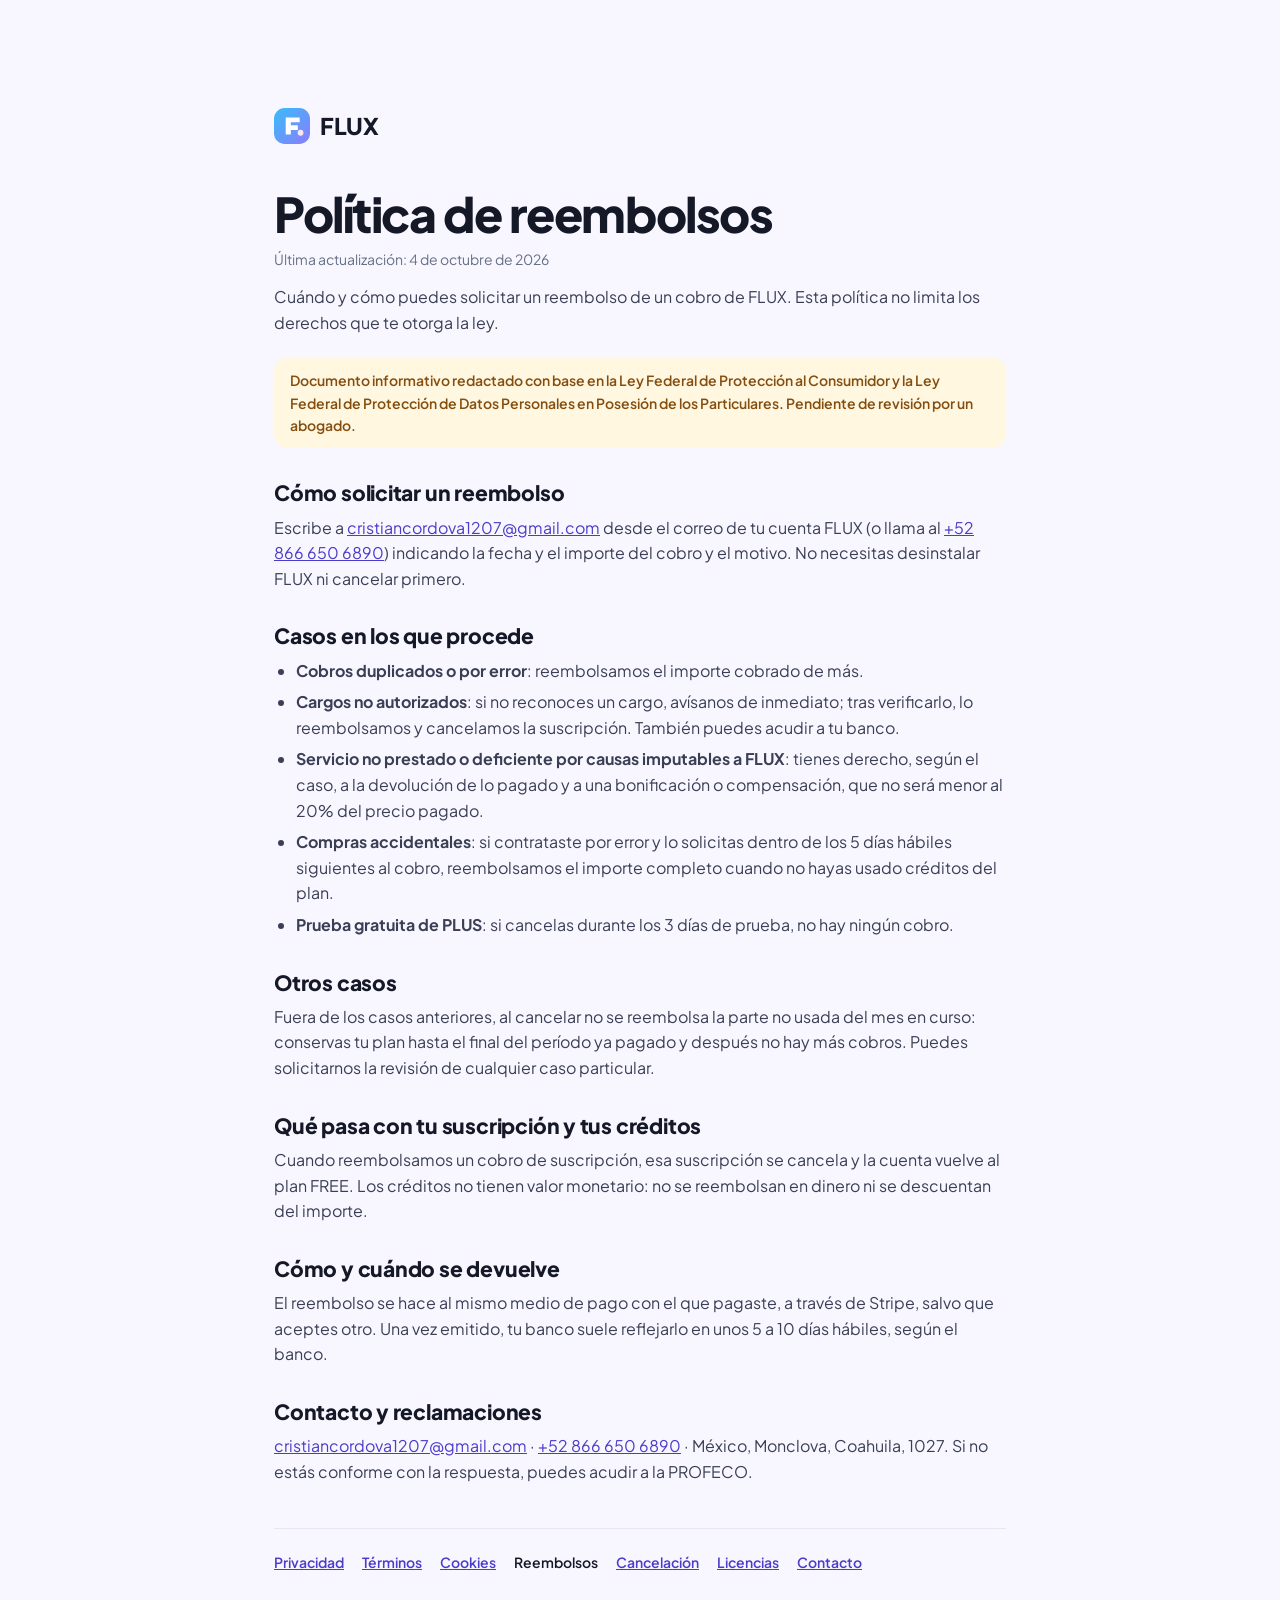
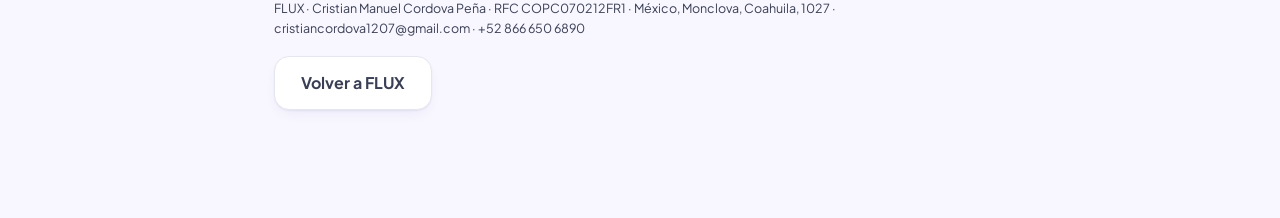
<file: reembolsos.html>
<!doctype html>
<html lang="es">
<head>
<meta charset="utf-8">
<meta name="viewport" content="width=device-width, initial-scale=1">
<title>Política de reembolsos — FLUX</title>
<meta name="description" content="Cuándo y cómo puedes solicitar un reembolso de un cobro de FLUX. Esta política no limita los derechos que te otorga la ley.">
<link rel="icon" href="favicon.svg" type="image/svg+xml">
<link rel="preconnect" href="https://fonts.googleapis.com">
<link rel="preconnect" href="https://fonts.gstatic.com" crossorigin>
<link href="https://fonts.googleapis.com/css2?family=Plus+Jakarta+Sans:wght@400;500;600;700;800&display=swap" rel="stylesheet">
<link rel="stylesheet" href="styles.css">
</head>
<body>
<main class="sec legal">
  <div class="wrap">
    <a class="logo" href="./"><img src="favicon.svg" width="36" height="36" alt="">FLUX</a>
    <h1>Política de reembolsos</h1>
    <p class="updated">Última actualización: 4 de octubre de 2026</p>
    <p class="lede">Cuándo y cómo puedes solicitar un reembolso de un cobro de FLUX. Esta política no limita los derechos que te otorga la ley.</p>
<p class="draft">Documento informativo redactado con base en la Ley Federal de Protección al Consumidor y la Ley Federal de Protección de Datos Personales en Posesión de los Particulares. Pendiente de revisión por un abogado.</p>
    <h2>Cómo solicitar un reembolso</h2>
    <p>Escribe a <a href="mailto:cristiancordova1207@gmail.com">cristiancordova1207@gmail.com</a> desde el correo de tu cuenta FLUX (o llama al <a href="tel:+528666506890">+52 866 650 6890</a>) indicando la fecha y el importe del cobro y el motivo. No necesitas desinstalar FLUX ni cancelar primero.</p>
    <h2>Casos en los que procede</h2>
    <ul>
      <li><b>Cobros duplicados o por error</b>: reembolsamos el importe cobrado de más.</li>
      <li><b>Cargos no autorizados</b>: si no reconoces un cargo, avísanos de inmediato; tras verificarlo, lo reembolsamos y cancelamos la suscripción. También puedes acudir a tu banco.</li>
      <li><b>Servicio no prestado o deficiente por causas imputables a FLUX</b>: tienes derecho, según el caso, a la devolución de lo pagado y a una bonificación o compensación, que no será menor al 20% del precio pagado.</li>
      <li><b>Compras accidentales</b>: si contrataste por error y lo solicitas dentro de los 5 días hábiles siguientes al cobro, reembolsamos el importe completo cuando no hayas usado créditos del plan.</li>
      <li><b>Prueba gratuita de PLUS</b>: si cancelas durante los 3 días de prueba, no hay ningún cobro.</li>
    </ul>
    <h2>Otros casos</h2>
    <p>Fuera de los casos anteriores, al cancelar no se reembolsa la parte no usada del mes en curso: conservas tu plan hasta el final del período ya pagado y después no hay más cobros. Puedes solicitarnos la revisión de cualquier caso particular.</p>
    <h2>Qué pasa con tu suscripción y tus créditos</h2>
    <p>Cuando reembolsamos un cobro de suscripción, esa suscripción se cancela y la cuenta vuelve al plan FREE. Los créditos no tienen valor monetario: no se reembolsan en dinero ni se descuentan del importe.</p>
    <h2>Cómo y cuándo se devuelve</h2>
    <p>El reembolso se hace al mismo medio de pago con el que pagaste, a través de Stripe, salvo que aceptes otro. Una vez emitido, tu banco suele reflejarlo en unos 5 a 10 días hábiles, según el banco.</p>
    <h2>Contacto y reclamaciones</h2>
    <p><a href="mailto:cristiancordova1207@gmail.com">cristiancordova1207@gmail.com</a> · <a href="tel:+528666506890">+52 866 650 6890</a> · México, Monclova, Coahuila, 1027. Si no estás conforme con la respuesta, puedes acudir a la PROFECO.</p>
    <nav class="legal-nav" aria-label="Documentos legales"><a href="privacidad">Privacidad</a><a href="terminos">Términos</a><a href="cookies">Cookies</a><span aria-current="page">Reembolsos</span><a href="cancelacion">Cancelación</a><a href="licencias">Licencias</a><a href="contacto">Contacto</a></nav>
    <p class="legal-prov">FLUX · Cristian Manuel Cordova Peña · RFC COPC070212FR1 · México, Monclova, Coahuila, 1027 · cristiancordova1207@gmail.com · +52 866 650 6890</p>
    <p><a class="btn btn-light" href="./">Volver a FLUX</a></p>
  </div>
</main>
</body>
</html>
</file>
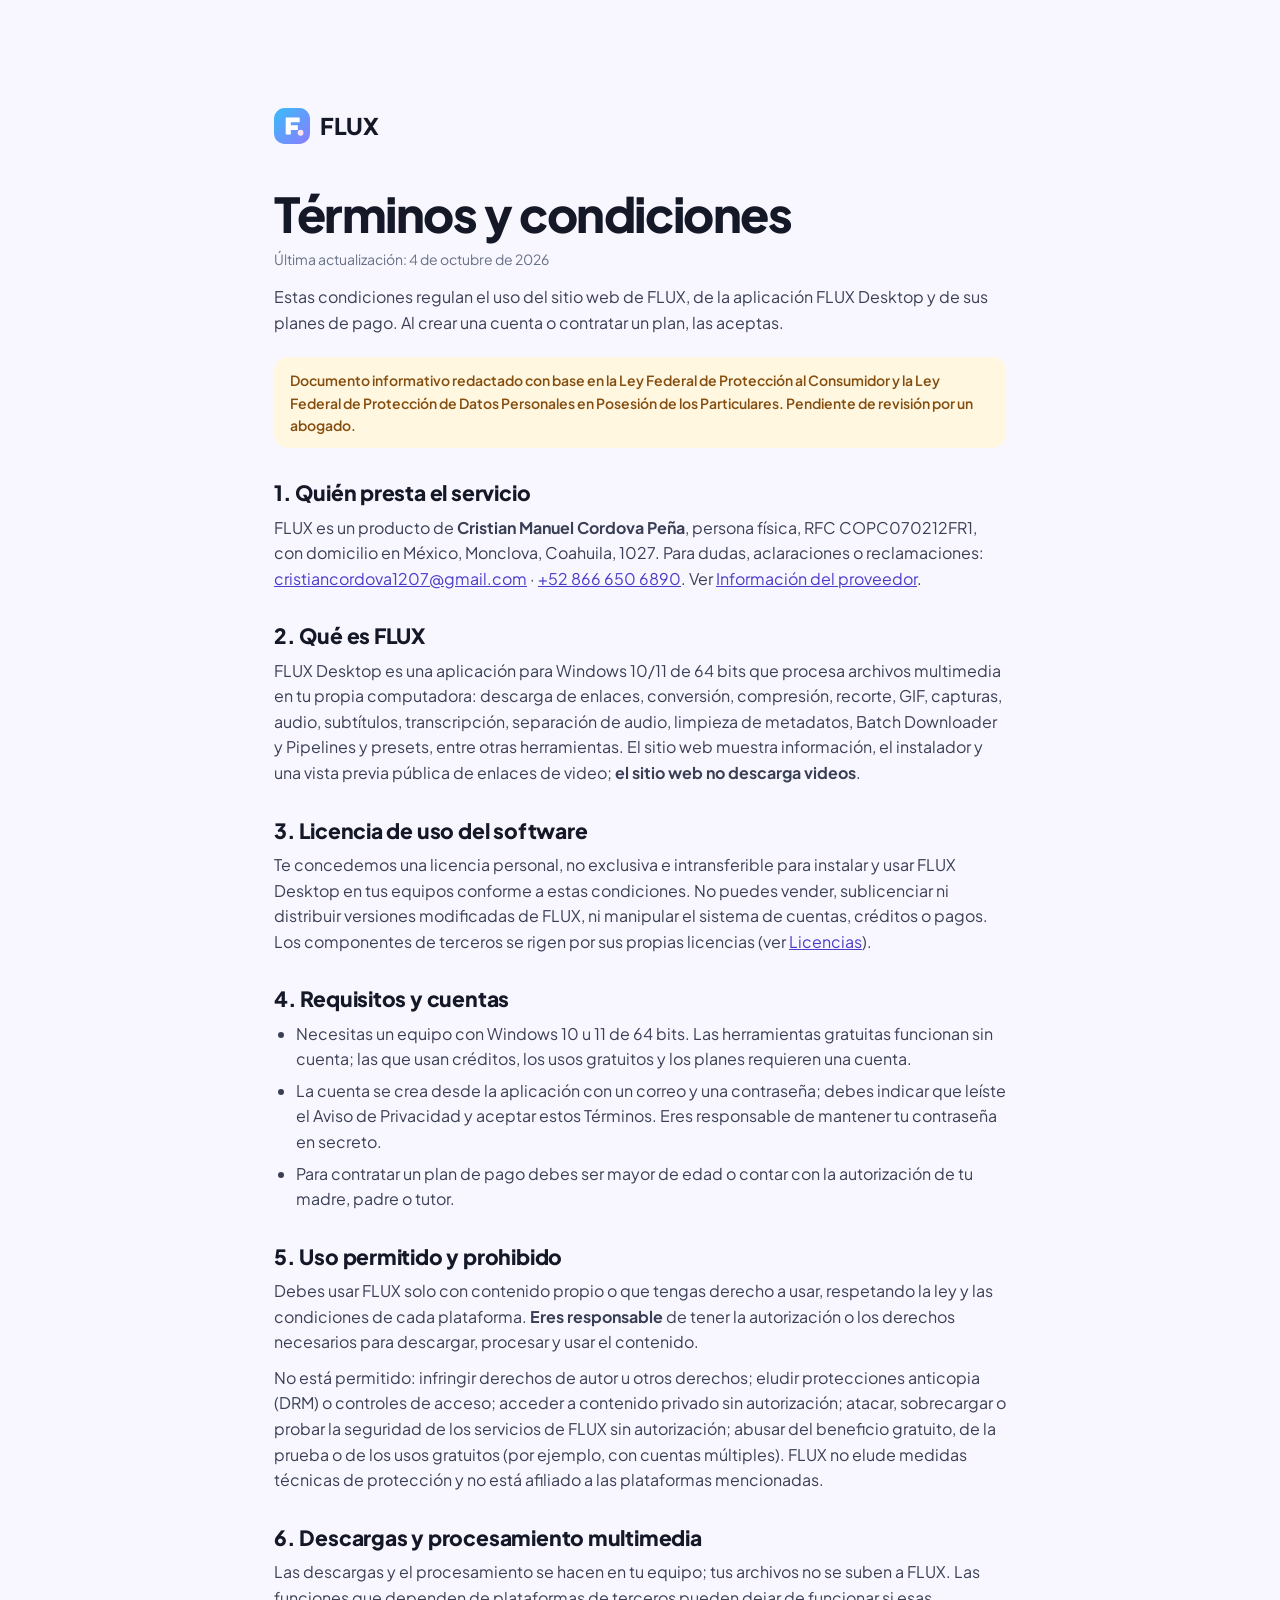
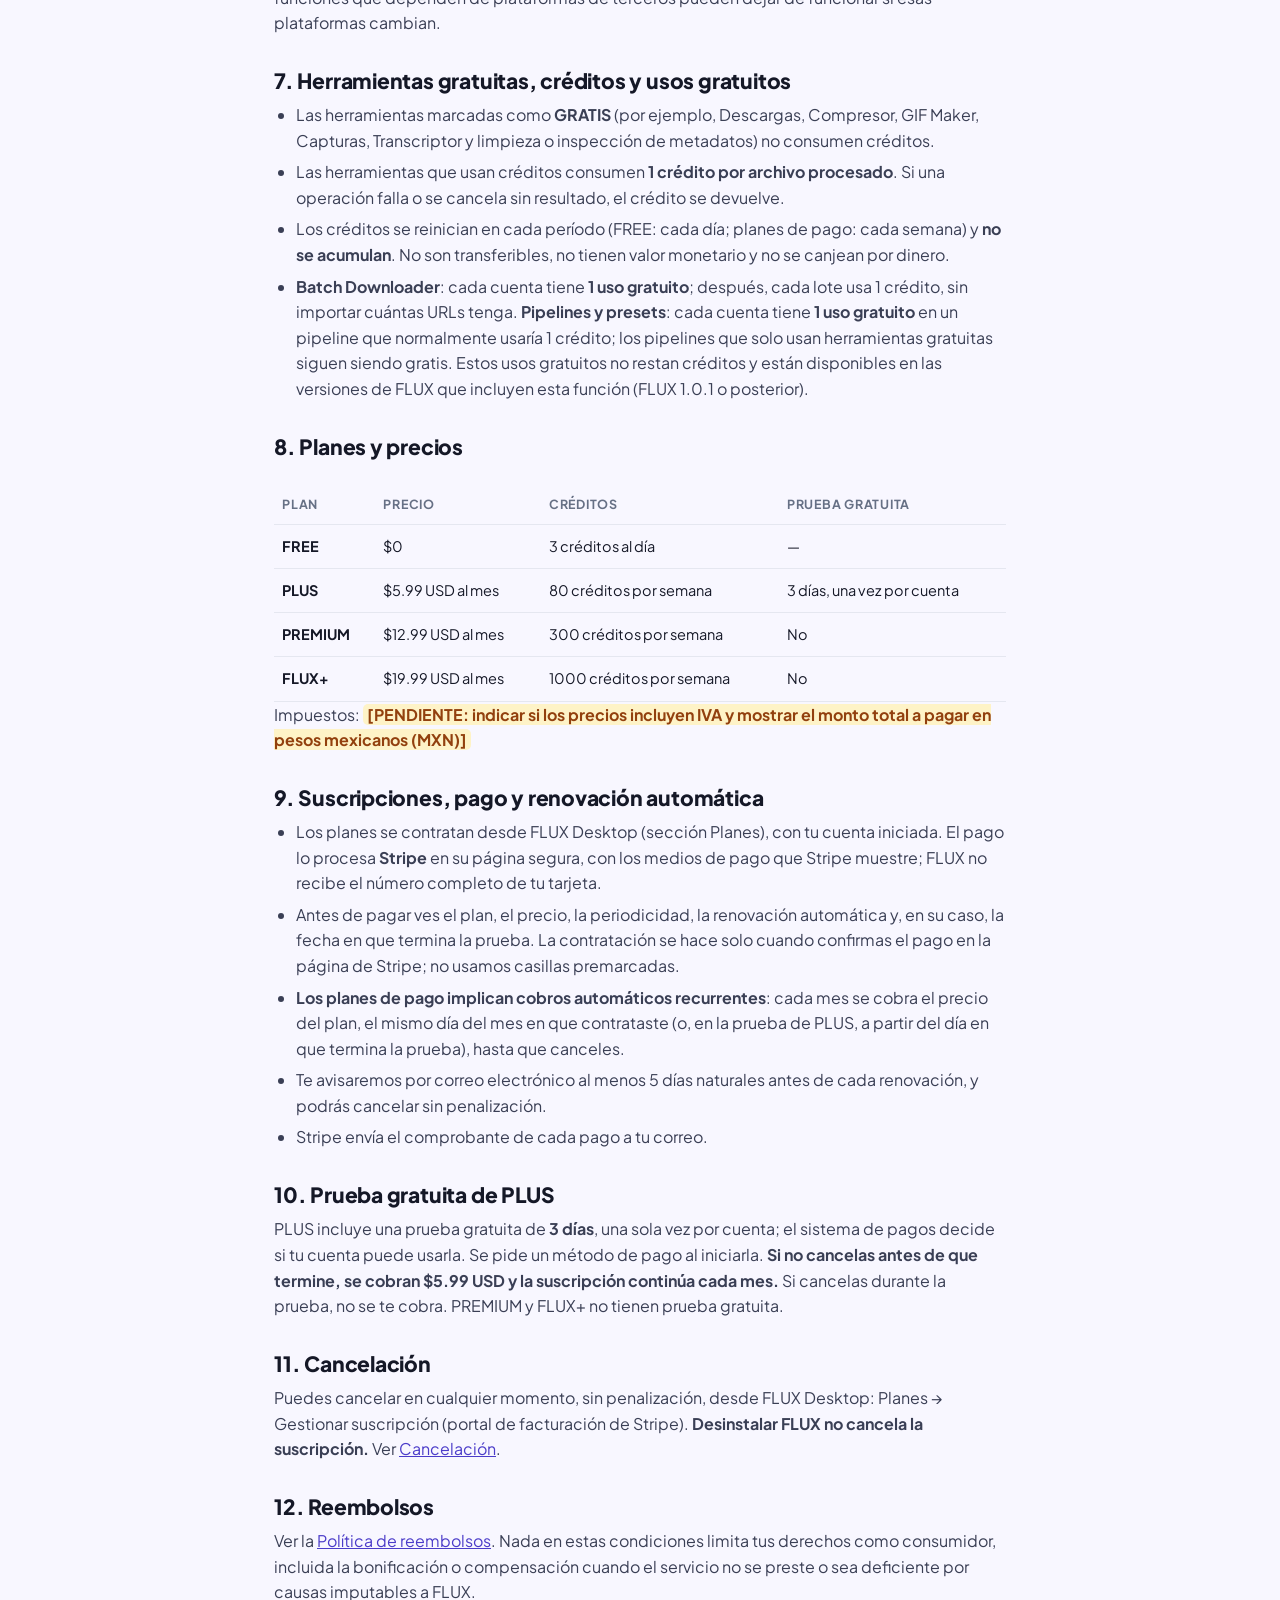
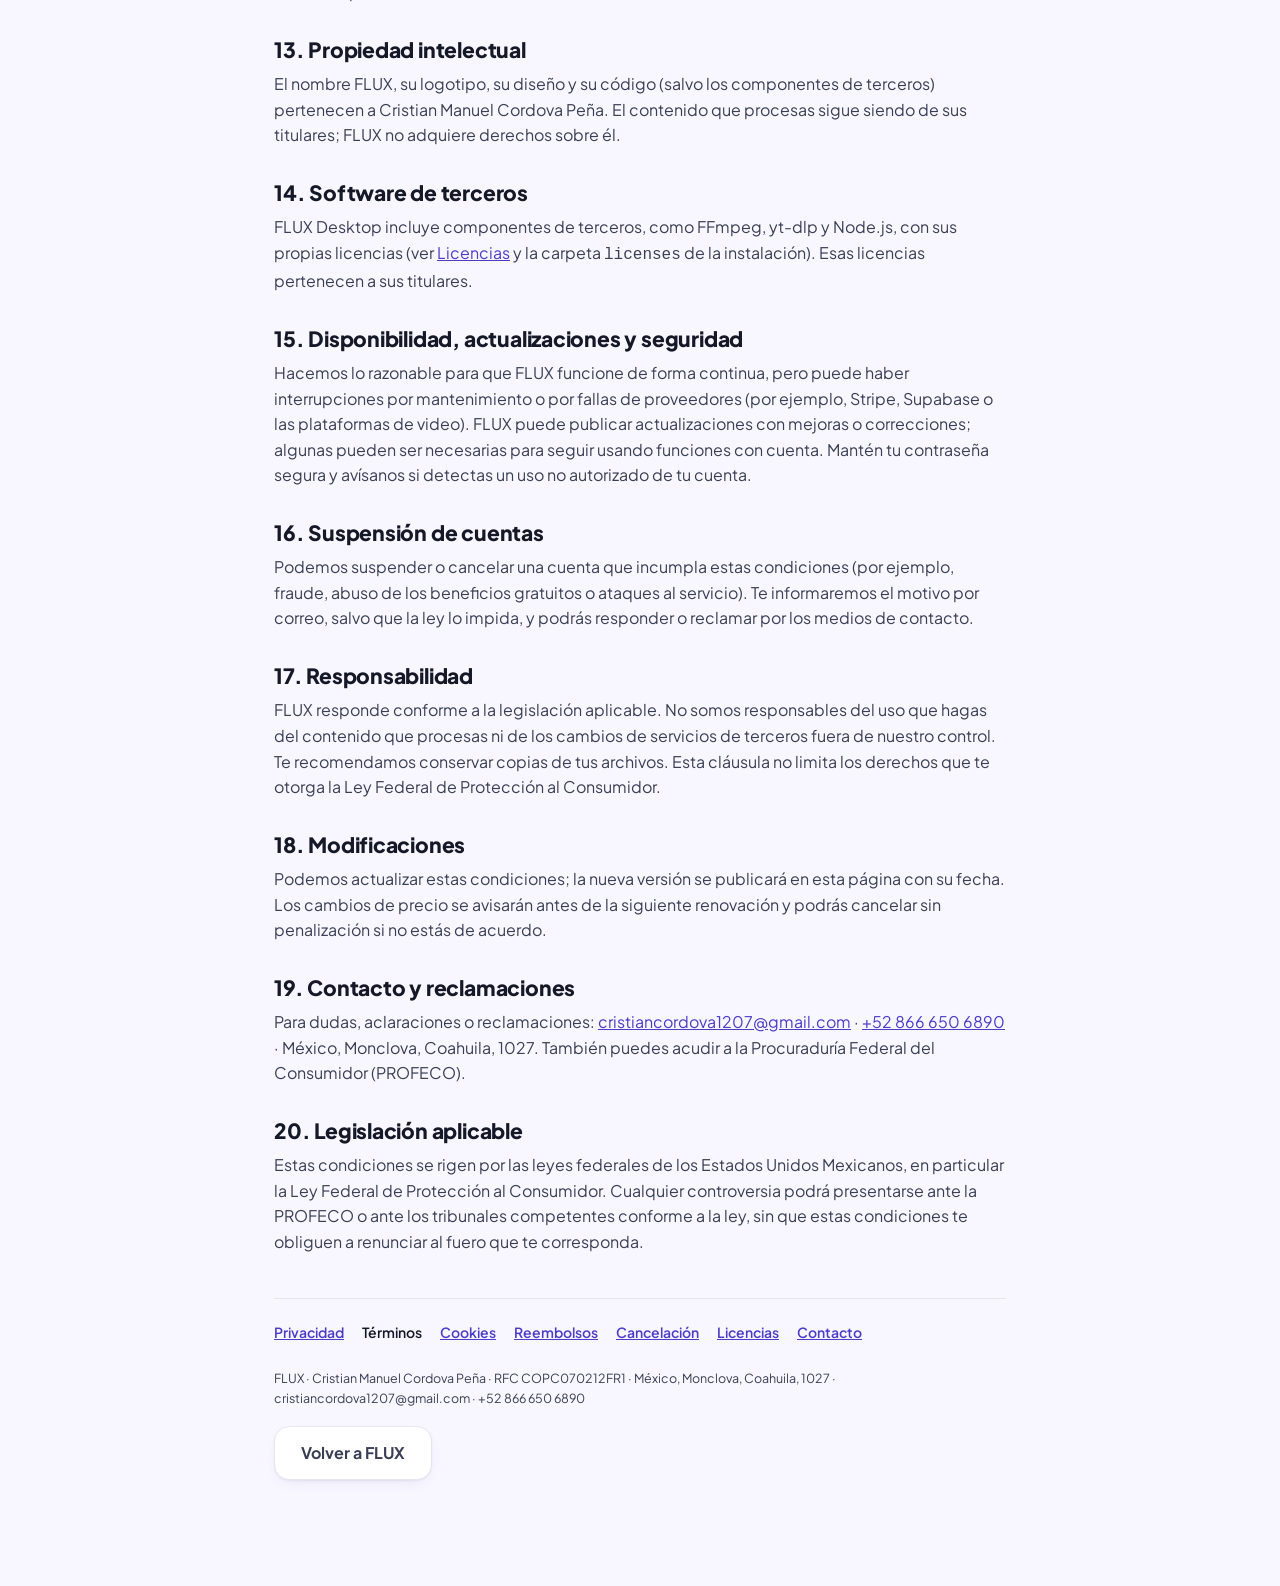
<file: terminos.html>
<!doctype html>
<html lang="es">
<head>
<meta charset="utf-8">
<meta name="viewport" content="width=device-width, initial-scale=1">
<title>Términos y condiciones — FLUX</title>
<meta name="description" content="Estas condiciones regulan el uso del sitio web de FLUX, de la aplicación FLUX Desktop y de sus planes de pago. Al crear una cuenta o contratar un plan, las aceptas.">
<link rel="icon" href="favicon.svg" type="image/svg+xml">
<link rel="preconnect" href="https://fonts.googleapis.com">
<link rel="preconnect" href="https://fonts.gstatic.com" crossorigin>
<link href="https://fonts.googleapis.com/css2?family=Plus+Jakarta+Sans:wght@400;500;600;700;800&display=swap" rel="stylesheet">
<link rel="stylesheet" href="styles.css">
</head>
<body>
<main class="sec legal">
  <div class="wrap">
    <a class="logo" href="./"><img src="favicon.svg" width="36" height="36" alt="">FLUX</a>
    <h1>Términos y condiciones</h1>
    <p class="updated">Última actualización: 4 de octubre de 2026</p>
    <p class="lede">Estas condiciones regulan el uso del sitio web de FLUX, de la aplicación FLUX Desktop y de sus planes de pago. Al crear una cuenta o contratar un plan, las aceptas.</p>
<p class="draft">Documento informativo redactado con base en la Ley Federal de Protección al Consumidor y la Ley Federal de Protección de Datos Personales en Posesión de los Particulares. Pendiente de revisión por un abogado.</p>
    <h2>1. Quién presta el servicio</h2>
    <p>FLUX es un producto de <b>Cristian Manuel Cordova Peña</b>, persona física, RFC COPC070212FR1, con domicilio en México, Monclova, Coahuila, 1027. Para dudas, aclaraciones o reclamaciones: <a href="mailto:cristiancordova1207@gmail.com">cristiancordova1207@gmail.com</a> · <a href="tel:+528666506890">+52 866 650 6890</a>. Ver <a href="contacto#proveedor">Información del proveedor</a>.</p>

    <h2>2. Qué es FLUX</h2>
    <p>FLUX Desktop es una aplicación para Windows 10/11 de 64 bits que procesa archivos multimedia en tu propia computadora: descarga de enlaces, conversión, compresión, recorte, GIF, capturas, audio, subtítulos, transcripción, separación de audio, limpieza de metadatos, Batch Downloader y Pipelines y presets, entre otras herramientas. El sitio web muestra información, el instalador y una vista previa pública de enlaces de video; <b>el sitio web no descarga videos</b>.</p>

    <h2>3. Licencia de uso del software</h2>
    <p>Te concedemos una licencia personal, no exclusiva e intransferible para instalar y usar FLUX Desktop en tus equipos conforme a estas condiciones. No puedes vender, sublicenciar ni distribuir versiones modificadas de FLUX, ni manipular el sistema de cuentas, créditos o pagos. Los componentes de terceros se rigen por sus propias licencias (ver <a href="licencias">Licencias</a>).</p>

    <h2>4. Requisitos y cuentas</h2>
    <ul>
      <li>Necesitas un equipo con Windows 10 u 11 de 64 bits. Las herramientas gratuitas funcionan sin cuenta; las que usan créditos, los usos gratuitos y los planes requieren una cuenta.</li>
      <li>La cuenta se crea desde la aplicación con un correo y una contraseña; debes indicar que leíste el Aviso de Privacidad y aceptar estos Términos. Eres responsable de mantener tu contraseña en secreto.</li>
      <li>Para contratar un plan de pago debes ser mayor de edad o contar con la autorización de tu madre, padre o tutor.</li>
    </ul>

    <h2>5. Uso permitido y prohibido</h2>
    <p>Debes usar FLUX solo con contenido propio o que tengas derecho a usar, respetando la ley y las condiciones de cada plataforma. <b>Eres responsable</b> de tener la autorización o los derechos necesarios para descargar, procesar y usar el contenido.</p>
    <p>No está permitido: infringir derechos de autor u otros derechos; eludir protecciones anticopia (DRM) o controles de acceso; acceder a contenido privado sin autorización; atacar, sobrecargar o probar la seguridad de los servicios de FLUX sin autorización; abusar del beneficio gratuito, de la prueba o de los usos gratuitos (por ejemplo, con cuentas múltiples). FLUX no elude medidas técnicas de protección y no está afiliado a las plataformas mencionadas.</p>

    <h2>6. Descargas y procesamiento multimedia</h2>
    <p>Las descargas y el procesamiento se hacen en tu equipo; tus archivos no se suben a FLUX. Las funciones que dependen de plataformas de terceros pueden dejar de funcionar si esas plataformas cambian.</p>

    <h2>7. Herramientas gratuitas, créditos y usos gratuitos</h2>
    <ul>
      <li>Las herramientas marcadas como <b>GRATIS</b> (por ejemplo, Descargas, Compresor, GIF Maker, Capturas, Transcriptor y limpieza o inspección de metadatos) no consumen créditos.</li>
      <li>Las herramientas que usan créditos consumen <b>1 crédito por archivo procesado</b>. Si una operación falla o se cancela sin resultado, el crédito se devuelve.</li>
      <li>Los créditos se reinician en cada período (FREE: cada día; planes de pago: cada semana) y <b>no se acumulan</b>. No son transferibles, no tienen valor monetario y no se canjean por dinero.</li>
      <li><b>Batch Downloader</b>: cada cuenta tiene <b>1 uso gratuito</b>; después, cada lote usa 1 crédito, sin importar cuántas URLs tenga. <b>Pipelines y presets</b>: cada cuenta tiene <b>1 uso gratuito</b> en un pipeline que normalmente usaría 1 crédito; los pipelines que solo usan herramientas gratuitas siguen siendo gratis. Estos usos gratuitos no restan créditos y están disponibles en las versiones de FLUX que incluyen esta función (FLUX 1.0.1 o posterior).</li>
    </ul>

    <h2>8. Planes y precios</h2>
    <table class="lic plans-t">
      <thead><tr><th>Plan</th><th>Precio</th><th>Créditos</th><th>Prueba gratuita</th></tr></thead>
      <tbody>
        <tr><td><b>FREE</b></td><td>$0</td><td>3 créditos al día</td><td>—</td></tr>
        <tr><td><b>PLUS</b></td><td>$5.99 USD al mes</td><td>80 créditos por semana</td><td>3 días, una vez por cuenta</td></tr>
        <tr><td><b>PREMIUM</b></td><td>$12.99 USD al mes</td><td>300 créditos por semana</td><td>No</td></tr>
        <tr><td><b>FLUX+</b></td><td>$19.99 USD al mes</td><td>1000 créditos por semana</td><td>No</td></tr>
      </tbody>
    </table>
    <p>Impuestos: <mark class="ph">[PENDIENTE: indicar si los precios incluyen IVA y mostrar el monto total a pagar en pesos mexicanos (MXN)]</mark></p>

    <h2>9. Suscripciones, pago y renovación automática</h2>
    <ul>
      <li>Los planes se contratan desde FLUX Desktop (sección Planes), con tu cuenta iniciada. El pago lo procesa <b>Stripe</b> en su página segura, con los medios de pago que Stripe muestre; FLUX no recibe el número completo de tu tarjeta.</li>
      <li>Antes de pagar ves el plan, el precio, la periodicidad, la renovación automática y, en su caso, la fecha en que termina la prueba. La contratación se hace solo cuando confirmas el pago en la página de Stripe; no usamos casillas premarcadas.</li>
      <li><b>Los planes de pago implican cobros automáticos recurrentes</b>: cada mes se cobra el precio del plan, el mismo día del mes en que contrataste (o, en la prueba de PLUS, a partir del día en que termina la prueba), hasta que canceles.</li>
      <li>Te avisaremos por correo electrónico al menos 5 días naturales antes de cada renovación, y podrás cancelar sin penalización.</li>
      <li>Stripe envía el comprobante de cada pago a tu correo.</li>
    </ul>

    <h2>10. Prueba gratuita de PLUS</h2>
    <p>PLUS incluye una prueba gratuita de <b>3 días</b>, una sola vez por cuenta; el sistema de pagos decide si tu cuenta puede usarla. Se pide un método de pago al iniciarla. <b>Si no cancelas antes de que termine, se cobran $5.99 USD y la suscripción continúa cada mes.</b> Si cancelas durante la prueba, no se te cobra. PREMIUM y FLUX+ no tienen prueba gratuita.</p>

    <h2>11. Cancelación</h2>
    <p>Puedes cancelar en cualquier momento, sin penalización, desde FLUX Desktop: Planes → Gestionar suscripción (portal de facturación de Stripe). <b>Desinstalar FLUX no cancela la suscripción.</b> Ver <a href="cancelacion">Cancelación</a>.</p>

    <h2>12. Reembolsos</h2>
    <p>Ver la <a href="reembolsos">Política de reembolsos</a>. Nada en estas condiciones limita tus derechos como consumidor, incluida la bonificación o compensación cuando el servicio no se preste o sea deficiente por causas imputables a FLUX.</p>

    <h2>13. Propiedad intelectual</h2>
    <p>El nombre FLUX, su logotipo, su diseño y su código (salvo los componentes de terceros) pertenecen a Cristian Manuel Cordova Peña. El contenido que procesas sigue siendo de sus titulares; FLUX no adquiere derechos sobre él.</p>

    <h2>14. Software de terceros</h2>
    <p>FLUX Desktop incluye componentes de terceros, como FFmpeg, yt-dlp y Node.js, con sus propias licencias (ver <a href="licencias">Licencias</a> y la carpeta <code>licenses</code> de la instalación). Esas licencias pertenecen a sus titulares.</p>

    <h2>15. Disponibilidad, actualizaciones y seguridad</h2>
    <p>Hacemos lo razonable para que FLUX funcione de forma continua, pero puede haber interrupciones por mantenimiento o por fallas de proveedores (por ejemplo, Stripe, Supabase o las plataformas de video). FLUX puede publicar actualizaciones con mejoras o correcciones; algunas pueden ser necesarias para seguir usando funciones con cuenta. Mantén tu contraseña segura y avísanos si detectas un uso no autorizado de tu cuenta.</p>

    <h2>16. Suspensión de cuentas</h2>
    <p>Podemos suspender o cancelar una cuenta que incumpla estas condiciones (por ejemplo, fraude, abuso de los beneficios gratuitos o ataques al servicio). Te informaremos el motivo por correo, salvo que la ley lo impida, y podrás responder o reclamar por los medios de contacto.</p>

    <h2>17. Responsabilidad</h2>
    <p>FLUX responde conforme a la legislación aplicable. No somos responsables del uso que hagas del contenido que procesas ni de los cambios de servicios de terceros fuera de nuestro control. Te recomendamos conservar copias de tus archivos. Esta cláusula no limita los derechos que te otorga la Ley Federal de Protección al Consumidor.</p>

    <h2>18. Modificaciones</h2>
    <p>Podemos actualizar estas condiciones; la nueva versión se publicará en esta página con su fecha. Los cambios de precio se avisarán antes de la siguiente renovación y podrás cancelar sin penalización si no estás de acuerdo.</p>

    <h2>19. Contacto y reclamaciones</h2>
    <p>Para dudas, aclaraciones o reclamaciones: <a href="mailto:cristiancordova1207@gmail.com">cristiancordova1207@gmail.com</a> · <a href="tel:+528666506890">+52 866 650 6890</a> · México, Monclova, Coahuila, 1027. También puedes acudir a la Procuraduría Federal del Consumidor (PROFECO).</p>

    <h2>20. Legislación aplicable</h2>
    <p>Estas condiciones se rigen por las leyes federales de los Estados Unidos Mexicanos, en particular la Ley Federal de Protección al Consumidor. Cualquier controversia podrá presentarse ante la PROFECO o ante los tribunales competentes conforme a la ley, sin que estas condiciones te obliguen a renunciar al fuero que te corresponda.</p>
    <nav class="legal-nav" aria-label="Documentos legales"><a href="privacidad">Privacidad</a><span aria-current="page">Términos</span><a href="cookies">Cookies</a><a href="reembolsos">Reembolsos</a><a href="cancelacion">Cancelación</a><a href="licencias">Licencias</a><a href="contacto">Contacto</a></nav>
    <p class="legal-prov">FLUX · Cristian Manuel Cordova Peña · RFC COPC070212FR1 · México, Monclova, Coahuila, 1027 · cristiancordova1207@gmail.com · +52 866 650 6890</p>
    <p><a class="btn btn-light" href="./">Volver a FLUX</a></p>
  </div>
</main>
</body>
</html>
</file>
<file: styles.css>
:root {
  --bg: #F8F7FF; --white: #FFFFFF; --lav: #E9E5FF; --sky: #DDF4FF; --cyan: #38BDF8;
  --cyan-soft: #CFF6FF; --violet: #8B7CFF; --pink: #FFE4F1; --yellow: #FFF0B8; --mint: #DCFCE7;
  --ink: #151827; --muted: #667085; --line: #E5E7F0; --ink-2: #3A3F55;
  --brand-a: #4469E8; --brand-b: #7255F0;
  --grad: linear-gradient(135deg, var(--brand-a), var(--brand-b));
  --shadow-sm: 0 1px 2px rgba(21,24,39,.05), 0 6px 16px -8px rgba(76,64,160,.16);
  --shadow: 0 1px 2px rgba(21,24,39,.04), 0 24px 56px -26px rgba(76,64,160,.30);
  --shadow-lg: 0 2px 6px rgba(21,24,39,.04), 0 60px 110px -46px rgba(76,64,160,.45);
  --ease: cubic-bezier(.2,.7,.2,1);
}
* { box-sizing: border-box; margin: 0; padding: 0; }
html { scroll-behavior: smooth; scroll-padding-top: 88px; }
body { background: var(--bg); color: var(--ink); font: 16px/1.6 "Plus Jakarta Sans", system-ui, -apple-system, "Segoe UI", sans-serif; -webkit-font-smoothing: antialiased; overflow-x: clip; }
svg { display: block; max-width: 100%; }
a { color: inherit; text-decoration: none; }
button, input, select { font: inherit; color: inherit; }
button { cursor: pointer; border: 0; background: none; }
ul, ol { list-style: none; }
:focus-visible { outline: 3px solid rgba(68,105,232,.5); outline-offset: 3px; border-radius: 10px; }
.wrap { max-width: 1240px; margin: 0 auto; padding: 0 24px; }
.sr { position: absolute; width: 1px; height: 1px; overflow: hidden; clip: rect(0 0 0 0); white-space: nowrap; }
.skip { position: absolute; left: 12px; top: -80px; z-index: 200; background: #fff; padding: 10px 16px; border-radius: 10px; box-shadow: var(--shadow); font-weight: 700; }
.skip:focus { top: 12px; }
.sprite { position: absolute; width: 0; height: 0; overflow: hidden; }
.i { width: 20px; height: 20px; flex: none; fill: none; stroke: currentColor; stroke-width: 2; stroke-linecap: round; stroke-linejoin: round; }
.scene { width: 100%; height: 100%; }
.mono { font-family: ui-monospace, "Cascadia Code", Consolas, monospace; font-variant-numeric: tabular-nums; }

/* type */
h1, h2, h3 { font-weight: 800; letter-spacing: -.03em; line-height: 1.06; }
h1 { font-size: clamp(38px, 3.8vw, 58px); }
h2 { font-size: clamp(30px, 3.5vw, 46px); margin: 14px 0 12px; }
.lede { color: var(--muted); font-size: clamp(16px, 1.25vw, 19px); max-width: 540px; }
.grad-text { background: linear-gradient(90deg, #2F8FE0, #7B61FF 70%); -webkit-background-clip: text; background-clip: text; color: transparent; }
.tag { display: inline-flex; align-items: center; gap: 6px; padding: 5px 11px; border-radius: 999px; font-size: 11.5px; font-weight: 800; letter-spacing: .07em; text-transform: uppercase; background: var(--lav); color: #4B3CC9; }
.tag.pink { background: #FFD8EA; color: #A3215F; }
.tag.mint { background: #CFF5DD; color: #166534; }
.tag.sky { background: #CDEEFF; color: #075985; }
.tag.yel { background: #FFE9A3; color: #854D0E; }

/* buttons */
.btn { display: inline-flex; align-items: center; justify-content: center; gap: 10px; height: 54px; padding: 0 26px; border-radius: 15px; font-weight: 700; font-size: 16px; white-space: nowrap; transition: transform .2s var(--ease), box-shadow .2s var(--ease), border-color .2s, background .2s; }
.btn:active { transform: scale(.97); }
.btn .i { width: 18px; height: 18px; }
.btn-primary { background: var(--grad); color: #fff; box-shadow: 0 12px 26px -10px rgba(80,90,230,.6), inset 0 1px 0 rgba(255,255,255,.25); }
.btn-primary:hover { transform: translateY(-2px); box-shadow: 0 18px 32px -12px rgba(80,90,230,.65), inset 0 1px 0 rgba(255,255,255,.25); }
.btn-light { background: #fff; border: 1px solid var(--line); box-shadow: var(--shadow-sm); }
.btn-light:hover { transform: translateY(-2px); border-color: #CFCAF5; }
.btn-light .i { transition: transform .2s var(--ease); }
.btn-light:hover .i { transform: translateX(3px); }
.btn-sm { height: 42px; padding: 0 17px; font-size: 14px; border-radius: 12px; }
.btn.full { width: 100%; }

/* deco */
section, .stage { isolation: isolate; }
.blob { position: absolute; border-radius: 50%; filter: blur(60px); pointer-events: none; z-index: -1; }
.dot { position: absolute; border-radius: 50%; pointer-events: none; z-index: -1; }
.ring { position: absolute; border-radius: 50%; border: 2px solid; pointer-events: none; z-index: -1; opacity: .6; }
.spark { position: absolute; width: 16px; height: 16px; pointer-events: none; z-index: -1; }
.float { position: absolute; display: grid; place-items: center; width: 60px; height: 60px; border-radius: 19px; background: #fff; box-shadow: var(--shadow); animation: bob 7s ease-in-out infinite; z-index: 2; }
.float .i { width: 26px; height: 26px; }
@keyframes bob { 50% { transform: translateY(-10px) rotate(var(--rot, 0deg)); } }

/* ===== header ===== */
.site-header { position: sticky; top: 0; z-index: 50; background: rgba(248,247,255,.8); backdrop-filter: saturate(1.4) blur(14px); -webkit-backdrop-filter: saturate(1.4) blur(14px); border-bottom: 1px solid transparent; transition: border-color .2s, box-shadow .2s; }
.site-header.scrolled { border-color: var(--line); box-shadow: 0 8px 24px -20px rgba(76,64,160,.5); }
.nav { display: flex; align-items: center; gap: 40px; height: 74px; }
.logo { display: flex; align-items: center; gap: 10px; font-weight: 800; font-size: 23px; letter-spacing: -.02em; }
.logo svg { width: 36px; height: 36px; }
.nav-links { display: flex; align-items: center; gap: 30px; font-size: 15px; font-weight: 600; color: var(--ink-2); }
.nav-links a { position: relative; padding: 6px 0; transition: color .15s; }
.nav-links a::after { content: ""; position: absolute; left: 0; right: 0; bottom: 0; height: 2px; border-radius: 2px; background: var(--grad); transform: scaleX(0); transition: transform .2s var(--ease); }
.nav-links a:hover { color: var(--ink); }
.nav-links a:hover::after { transform: scaleX(1); }
.nav-links .m-only { display: none; }
.nav-cta { margin-left: auto; display: flex; align-items: center; gap: 10px; }
.menu-btn { display: none; width: 46px; height: 46px; border-radius: 13px; border: 1px solid var(--line); background: #fff; place-items: center; }
.menu-btn .x { display: none; }
.site-header.open .menu-btn .x { display: block; }
.site-header.open .menu-btn .bars { display: none; }

/* ===== hero ===== */
.hero { position: relative; padding: 52px 0 120px; overflow: clip; }
.hero-grid { display: grid; grid-template-columns: minmax(0, 1fr) minmax(0, 1.08fr); gap: 24px; align-items: center; }
.hero h1 { margin-top: 18px; }
.hero .lede { margin: 24px 0 36px; }
.hero-actions { display: flex; gap: 14px; flex-wrap: wrap; }
.hero-meta { display: flex; align-items: center; gap: 9px; margin-top: 24px; color: var(--muted); font-size: 14px; font-weight: 500; }
.hero-meta .i { width: 16px; height: 16px; color: #5B8DEF; }
.hero-art { position: relative; padding: 34px 0 40px 20px; margin-right: -40px; }
.hero .win { transform: perspective(2000px) rotateY(-11deg) rotateX(5deg) rotateZ(.6deg); transform-origin: 30% 50%; transition: transform .3s var(--ease); }
.hero-art:hover .win { transform: perspective(2000px) rotateY(-7deg) rotateX(3deg); }

/* app window (shared) */
.win { background: #fff; border: 1px solid #ECEAF7; border-radius: 22px; box-shadow: var(--shadow-lg); overflow: hidden; }
.win-bar { display: flex; align-items: center; gap: 10px; height: 46px; padding: 0 16px; border-bottom: 1px solid #F0EEF8; }
.win-bar .logo { font-size: 15px; gap: 7px; }
.win-bar .logo svg { width: 22px; height: 22px; }
.win-ctrls { margin-left: auto; display: flex; gap: 16px; align-items: center; }
.win-ctrls i { width: 10px; height: 10px; border-radius: 50%; }
.win-ctrls i:nth-child(1) { background: #FFD5E6; } .win-ctrls i:nth-child(2) { background: #FFEBA8; } .win-ctrls i:nth-child(3) { background: #CDEFD8; }
.app { display: grid; grid-template-columns: 128px minmax(0,1fr) 192px; }
.app-side { padding: 12px 9px; border-right: 1px solid #F0EEF8; display: flex; flex-direction: column; gap: 2px; font-size: 11.5px; color: #5C6178; font-weight: 600; }
.app-side span { display: flex; align-items: center; gap: 8px; padding: 7px 9px; border-radius: 9px; white-space: nowrap; }
.app-side .i { width: 14px; height: 14px; }
.app-side .on { background: var(--lav); color: #4B3CC9; }
.app-side small { font-size: 9px; letter-spacing: .1em; color: #A3A8BC; padding: 10px 9px 3px; font-weight: 700; }
.app-main { padding: 14px; display: flex; flex-direction: column; gap: 10px; min-width: 0; }
.player { position: relative; border-radius: 14px; overflow: hidden; aspect-ratio: 16/9; }
.player > svg { position: absolute; inset: 0; }
.player-ui { position: absolute; left: 10px; right: 10px; bottom: 10px; display: flex; align-items: center; gap: 10px; padding: 7px 11px; border-radius: 11px; background: rgba(30,28,60,.36); backdrop-filter: blur(6px); color: #fff; font-size: 10.5px; font-weight: 600; }
.player-ui .i { width: 13px; height: 13px; }
.ptrack { flex: 1; height: 4px; border-radius: 4px; background: rgba(255,255,255,.35); position: relative; }
.ptrack::before { content: ""; position: absolute; inset: 0 auto 0 0; width: 38%; background: #fff; border-radius: 4px; animation: ptrack 14s linear infinite; }
@keyframes ptrack { from { width: 20%; } to { width: 70%; } }
.wave-row { display: flex; align-items: center; gap: 10px; padding: 8px 11px; border-radius: 12px; background: #F6F4FF; color: #8B7CFF; font-size: 10px; font-weight: 600; }
.wave-row .i { width: 14px; height: 14px; }
.wave-row span { color: var(--muted); }
.wave { display: flex; align-items: center; gap: 2px; height: 28px; flex: 1; min-width: 0; }
.wave i { flex: 1; min-width: 1px; border-radius: 2px; background: currentColor; opacity: .85; }
.strip { display: grid; grid-template-columns: repeat(4, minmax(0,1fr)) 1.7fr; gap: 7px; }
.thumb { border-radius: 9px; overflow: hidden; aspect-ratio: 16/10; position: relative; }
.thumb.sel::after { content: ""; position: absolute; inset: 0; border: 2.5px solid #8B7CFF; border-radius: 9px; }
.hue1 { filter: hue-rotate(-28deg); } .hue2 { filter: hue-rotate(40deg) saturate(1.1); } .hue3 { filter: hue-rotate(150deg) saturate(.85); } .hue4 { filter: hue-rotate(-70deg) saturate(1.15); }
.mini-drop { border: 1.5px dashed #CFCBF2; border-radius: 10px; display: flex; align-items: center; justify-content: center; gap: 6px; font-size: 9.5px; color: var(--muted); background: #FBFAFF; font-weight: 600; padding: 0 6px; text-align: center; }
.mini-drop .i { width: 14px; height: 14px; color: #8B7CFF; }
.app-panel { border-left: 1px solid #F0EEF8; padding: 14px 11px; display: flex; flex-direction: column; gap: 8px; background: #FCFCFF; }
.app-panel h4 { font-size: 12px; font-weight: 800; display: flex; justify-content: space-between; align-items: center; }
.app-panel h4 span { font-size: 9.5px; font-weight: 700; background: var(--lav); color: #4B3CC9; padding: 2px 7px; border-radius: 99px; }
.dl { display: grid; grid-template-columns: 30px minmax(0,1fr); gap: 9px; align-items: center; padding: 8px; border-radius: 12px; background: #fff; border: 1px solid #F0EEF8; }
.dl .ico { width: 30px; height: 30px; border-radius: 9px; display: grid; place-items: center; }
.dl .ico .i { width: 15px; height: 15px; }
.dl b { font-size: 11px; display: block; line-height: 1.25; overflow: hidden; text-overflow: ellipsis; white-space: nowrap; }
.dl small { font-size: 9.5px; color: var(--muted); display: flex; justify-content: space-between; gap: 4px; }
.st { font-weight: 700; }
.st.ok { color: #15803D; } .st.run { color: #0369A1; } .st.wait { color: #8A90A6; }
.bar { height: 5px; border-radius: 5px; background: #ECEAF7; margin-top: 5px; overflow: hidden; }
.bar > i { display: block; height: 100%; border-radius: 5px; background: var(--grad); width: var(--w, 50%); }
.bar.live > i { animation: grow 6s var(--ease) infinite alternate; }
@keyframes grow { from { width: 46%; } to { width: 88%; } }
.panel-drop { margin-top: auto; border: 1.5px dashed #D9D5F5; border-radius: 12px; padding: 12px 8px; text-align: center; font-size: 10px; color: var(--muted); display: grid; justify-items: center; gap: 4px; }
.panel-drop .i { width: 16px; height: 16px; color: #8B7CFF; }

/* ===== downloader ===== */
.sec { position: relative; padding: 108px 0; overflow: clip; }
.dlr { background: linear-gradient(180deg, #FFF2F8 0%, #F5F0FF 72%, var(--bg) 100%); }
.dlr-grid { display: grid; grid-template-columns: minmax(0, .95fr) minmax(0, 1.05fr); gap: 72px; align-items: center; }
.url-form { position: relative; display: flex; align-items: center; gap: 12px; height: 70px; padding: 0 8px 0 22px; background: #fff; border: 1px solid var(--line); border-radius: 21px; box-shadow: var(--shadow); margin-top: 34px; transition: box-shadow .2s, border-color .2s; }
.url-form:focus-within { border-color: #B9B0FF; box-shadow: 0 0 0 5px rgba(139,124,255,.16), var(--shadow); }
.url-form > .i { color: #8B7CFF; }
.url-form input { flex: 1; min-width: 0; border: 0; outline: 0; background: none; font-size: 16px; height: 100%; font-weight: 500; }
.url-form input::placeholder { color: #9AA0B4; }
.go { width: 54px; height: 54px; border-radius: 16px; background: var(--grad); color: #fff; display: grid; place-items: center; flex: none; transition: transform .2s var(--ease); box-shadow: 0 10px 20px -10px rgba(80,90,230,.7); }
.go:hover { transform: translateX(2px); }
.go:active { transform: scale(.94); }
.hints { display: flex; flex-wrap: wrap; gap: 10px; margin-top: 20px; }
.chip { display: inline-flex; align-items: center; gap: 7px; padding: 8px 14px; border-radius: 999px; background: rgba(255,255,255,.75); border: 1px solid var(--line); font-size: 13px; font-weight: 600; color: var(--ink-2); }
.chip .i { width: 15px; height: 15px; }
.result-wrap { position: relative; }
.result { position: relative; padding: 22px; border-radius: 28px; background: #fff; border: 1px solid var(--line); box-shadow: var(--shadow-lg); transition: transform .25s var(--ease); }
.result.pop { animation: pop .3s var(--ease); }
@keyframes pop { 40% { transform: scale(1.015); } }
.result-inner { transition: opacity .2s, filter .2s; }
.result.loading .result-inner { opacity: .35; filter: blur(2px); }
.scan { position: absolute; inset: 0; display: grid; place-items: center; border-radius: 28px; opacity: 0; pointer-events: none; transition: opacity .2s; }
.result.loading .scan { opacity: 1; }
.scan span { display: inline-flex; gap: 10px; align-items: center; padding: 12px 18px; border-radius: 14px; background: #fff; box-shadow: var(--shadow); font-weight: 700; font-size: 14px; }
.spin { width: 16px; height: 16px; border-radius: 50%; border: 2.5px solid var(--lav); border-top-color: #7255F0; animation: spin .8s linear infinite; }
@keyframes spin { to { transform: rotate(360deg); } }
.result-top { display: grid; grid-template-columns: minmax(0, 1fr) minmax(0, 1.05fr); gap: 22px; align-items: center; }
.thumb-lg { position: relative; border-radius: 18px; overflow: hidden; aspect-ratio: 16/10; }
.thumb-lg > svg { position: absolute; inset: 0; }
.play { position: absolute; inset: 0; margin: auto; width: 54px; height: 54px; border-radius: 50%; background: rgba(255,255,255,.88); display: grid; place-items: center; color: #7255F0; box-shadow: 0 8px 20px -8px rgba(60,40,140,.5); }
.dur { position: absolute; right: 10px; bottom: 10px; background: rgba(21,24,39,.6); color: #fff; font-size: 11px; font-weight: 700; padding: 3px 7px; border-radius: 7px; }
.result h3 { font-size: 21px; letter-spacing: -.02em; line-height: 1.25; }
.result .meta { color: var(--muted); font-size: 14px; margin-top: 6px; font-weight: 500; }
.badges { display: flex; flex-wrap: wrap; gap: 6px; margin-top: 14px; }
.badge { font-size: 11.5px; font-weight: 700; padding: 4px 9px; border-radius: 8px; background: #F3F2FA; color: var(--ink-2); }
.badge.demo { background: var(--yellow); color: #854D0E; }
.opts { display: grid; grid-template-columns: 1fr 1fr auto; gap: 12px; align-items: end; margin-top: 20px; padding-top: 20px; border-top: 1px dashed var(--line); }
.field label { display: block; font-size: 12.5px; font-weight: 600; color: var(--muted); margin-bottom: 6px; }
.select { position: relative; }
.select select { appearance: none; -webkit-appearance: none; width: 100%; height: 46px; border-radius: 12px; border: 1px solid var(--line); background: #FAFAFE; padding: 0 36px 0 14px; font-weight: 700; font-size: 14px; cursor: pointer; transition: border-color .15s; }
.select select:hover { border-color: #CFCAF5; }
.select .i { position: absolute; right: 12px; top: 50%; transform: translateY(-50%); width: 16px; height: 16px; pointer-events: none; color: var(--muted); }
.opts .btn { height: 46px; }
.demo-note { display: flex; gap: 8px; align-items: center; margin-top: 18px; font-size: 13.5px; color: var(--muted); font-weight: 500; }
.demo-note .i { width: 16px; height: 16px; color: #8B7CFF; }
.curve { position: absolute; left: -66px; top: 34%; width: 70px; color: #B9B0FF; }

/* ===== media lab ===== */
.lab-head { display: grid; grid-template-columns: minmax(0,1.15fr) minmax(0,.85fr); gap: 48px; align-items: end; margin-bottom: 52px; }
.lab-head .lede { padding-bottom: 8px; }
.bento { display: grid; grid-template-columns: repeat(4, minmax(0,1fr)); gap: 18px; }
.tile { position: relative; border-radius: 26px; padding: 22px; background: #fff; border: 1px solid var(--line); box-shadow: var(--shadow-sm); overflow: hidden; display: flex; flex-direction: column; min-height: 236px; transition: transform .25s var(--ease), box-shadow .25s var(--ease); }
.tile:hover { transform: translateY(-4px); box-shadow: var(--shadow); }
.tile.w2 { grid-column: span 2; }
.tile-h { display: flex; align-items: flex-start; gap: 13px; }
.ic { width: 44px; height: 44px; border-radius: 14px; display: grid; place-items: center; flex: none; }
.ic.sky { background: var(--sky); color: #0B76B5; } .ic.pink { background: var(--pink); color: #BE2F76; } .ic.lav { background: var(--lav); color: #5B4BD6; }
.ic.yel { background: var(--yellow); color: #A16207; } .ic.mint { background: var(--mint); color: #15803D; } .ic.cyan { background: var(--cyan-soft); color: #0E7490; }
.tile h3 { font-size: 18px; letter-spacing: -.02em; line-height: 1.2; }
.tile p { font-size: 13.5px; color: var(--muted); line-height: 1.45; margin-top: 3px; }
.vis { margin-top: auto; padding-top: 20px; }
.t-sky { background: linear-gradient(160deg, #fff 35%, #EAF7FF); }
.t-pink { background: linear-gradient(160deg, #fff 35%, #FFF0F7); }
.t-lav { background: linear-gradient(160deg, #fff 35%, #F2EFFF); }
.t-yel { background: linear-gradient(160deg, #fff 35%, #FFF8DC); }
.t-mint { background: linear-gradient(160deg, #fff 35%, #ECFDF3); }
/* converter */
.conv { display: flex; align-items: center; gap: 10px; }
.fchip { display: flex; align-items: center; gap: 10px; padding: 10px 13px; border-radius: 15px; background: #fff; border: 1px solid var(--line); font-weight: 800; font-size: 13.5px; box-shadow: var(--shadow-sm); white-space: nowrap; }
.fchip small { display: block; font-weight: 500; color: var(--muted); font-size: 11px; }
.fchip .i { color: #0B76B5; }
.fchip.out { border-color: #B6E3FA; background: #F3FBFF; }
.flow { flex: 1; min-width: 14px; height: 2px; background: repeating-linear-gradient(90deg, #9FD8F5 0 6px, transparent 6px 12px); background-size: 24px 2px; animation: dash 1.2s linear infinite; }
@keyframes dash { to { background-position: 24px 0; } }
.core { width: 58px; height: 58px; border-radius: 19px; background: #fff; box-shadow: var(--shadow); display: grid; place-items: center; flex: none; }
.core svg { width: 34px; height: 34px; }
/* compressor */
.sizes { display: flex; align-items: center; gap: 10px; font-weight: 800; font-size: 19px; letter-spacing: -.02em; }
.sizes s { color: #A3A8BC; text-decoration-thickness: 2px; font-size: 16px; }
.sizes .i { color: #E06AA6; width: 18px; height: 18px; }
.bar.lg { height: 10px; margin-top: 14px; }
.bar.pinkbar > i { background: linear-gradient(90deg, #FF9CCB, #B79CFF); }
.comp-foot { display: flex; justify-content: space-between; margin-top: 10px; font-size: 12px; color: var(--muted); font-weight: 600; }
.save { color: #BE2F76; background: var(--pink); padding: 1px 8px; border-radius: 6px; font-weight: 800; }
/* trimmer */
.trim { position: relative; }
.frames { display: grid; grid-template-columns: repeat(5, 1fr); gap: 3px; border-radius: 11px; overflow: hidden; height: 58px; }
.frames > svg { height: 58px; }
.selbox { position: absolute; top: 0; height: 58px; left: 24%; right: 26%; border: 3px solid #8B7CFF; border-radius: 11px; box-shadow: 0 0 0 999px rgba(255,255,255,.55); }
.trim-clip { position: relative; border-radius: 11px; overflow: hidden; }
.selbox::before, .selbox::after { content: ""; position: absolute; top: 50%; width: 4px; height: 20px; margin-top: -10px; border-radius: 3px; background: #fff; }
.selbox::before { left: 3px; } .selbox::after { right: 3px; }
.tc { display: flex; justify-content: space-between; margin-top: 9px; font-size: 11.5px; color: var(--muted); font-weight: 600; padding: 0 22% 0 22%; }
/* gif */
.fan { position: relative; height: 104px; }
.fan .thumb { position: absolute; width: 58%; left: 21%; top: 10px; box-shadow: var(--shadow-sm); border: 3px solid #fff; border-radius: 12px; transition: transform .3s var(--ease); }
.fan .thumb:nth-child(1) { transform: rotate(-11deg) translateX(-26%); }
.fan .thumb:nth-child(2) { transform: rotate(-3deg) translateX(-8%); }
.fan .thumb:nth-child(3) { transform: rotate(6deg) translateX(14%); }
.tile:hover .fan .thumb:nth-child(1) { transform: rotate(-15deg) translateX(-34%); }
.tile:hover .fan .thumb:nth-child(3) { transform: rotate(10deg) translateX(22%); }
.gif-badge { position: absolute; right: 4px; bottom: 0; z-index: 2; background: #FFD84D; color: #5C3B00; font-weight: 800; font-size: 12px; padding: 4px 9px; border-radius: 9px; box-shadow: var(--shadow-sm); }
/* captures */
.cap { position: relative; border-radius: 12px; aspect-ratio: 16/9; }
.cap .thumb { aspect-ratio: auto; position: absolute; inset: 0; border-radius: 12px; }
.corner { position: absolute; width: 16px; height: 16px; border: 3px solid #22A05A; z-index: 1; }
.corner.a { top: -5px; left: -5px; border-right: 0; border-bottom: 0; border-radius: 6px 0 0 0; }
.corner.b { top: -5px; right: -5px; border-left: 0; border-bottom: 0; border-radius: 0 6px 0 0; }
.corner.c { bottom: -5px; left: -5px; border-right: 0; border-top: 0; border-radius: 0 0 0 6px; }
.corner.d { bottom: -5px; right: -5px; border-left: 0; border-top: 0; border-radius: 0 0 6px 0; }
.stamps { display: flex; gap: 6px; margin-top: 12px; flex-wrap: wrap; }
.stamps span { font-size: 11px; font-weight: 700; padding: 3px 8px; border-radius: 7px; background: var(--mint); color: #166534; }
/* transcriber tile */
.tlines { display: grid; gap: 7px; margin-top: 12px; }
.tlines li { display: grid; grid-template-columns: 48px 1fr; gap: 10px; font-size: 13.5px; font-weight: 500; align-items: baseline; }
.tlines time { color: #7255F0; font-size: 12px; font-weight: 700; }
.lav-wave { color: #B4A8FF; height: 34px; }
/* subtitles tile */
.subs { display: grid; grid-template-columns: minmax(0,1.35fr) minmax(0,1fr); gap: 16px; align-items: center; }
.subs .player { border-radius: 13px; }
.sub-line { position: absolute; left: 50%; bottom: 12px; transform: translateX(-50%); background: rgba(21,24,39,.72); color: #fff; font-size: 12.5px; font-weight: 600; padding: 5px 10px; border-radius: 7px; white-space: nowrap; }
.sub-style { display: grid; gap: 8px; }
.sub-style div { display: flex; align-items: center; justify-content: space-between; gap: 8px; padding: 8px 11px; border-radius: 11px; background: #fff; border: 1px solid var(--line); font-size: 12px; font-weight: 700; color: var(--ink-2); }
.swatches { display: flex; gap: 4px; }
.swatches i { width: 14px; height: 14px; border-radius: 50%; border: 2px solid #fff; box-shadow: 0 0 0 1px var(--line); }
.aa { font-size: 15px; letter-spacing: -.02em; }
.aa small { font-size: 11px; color: var(--muted); }
/* separator tile */
.stems { display: grid; gap: 8px; }
.stems li { display: grid; grid-template-columns: 54px 1fr; gap: 10px; align-items: center; font-size: 11.5px; font-weight: 800; letter-spacing: .05em; color: var(--ink-2); }
.stems .wave { height: 22px; }

/* ===== duo: privacy + transcriber ===== */
.duo-sec { padding: 40px 0 108px; }
.duo { display: grid; grid-template-columns: minmax(0, 1.32fr) minmax(0, 1fr); gap: 22px; }
.stage { position: relative; border-radius: 34px; padding: 46px; overflow: hidden; }
.stage h2 { font-size: clamp(28px, 2.8vw, 38px); }
.stage .lede { font-size: 16px; }
.priv { background: linear-gradient(145deg, #ECE8FF 0%, #E3F3FF 100%); }
.pfeat { display: grid; grid-template-columns: repeat(3, minmax(0,1fr)); gap: 10px; margin: 26px 0 26px; }
.pfeat li { display: flex; gap: 10px; align-items: center; padding: 11px 12px; border-radius: 15px; background: rgba(255,255,255,.7); border: 1px solid rgba(255,255,255,.9); }
.pfeat .ic { width: 36px; height: 36px; border-radius: 11px; }
.pfeat .ic .i { width: 18px; height: 18px; }
.pfeat b { font-size: 13.5px; display: block; line-height: 1.2; }
.pfeat small { font-size: 11.5px; color: var(--muted); font-weight: 600; }
.insp { display: grid; grid-template-columns: minmax(0,1.15fr) 40px minmax(0,1fr); align-items: center; gap: 6px; }
.icard { background: #fff; border-radius: 22px; padding: 18px; border: 1px solid #fff; box-shadow: var(--shadow); }
.ifile { display: flex; gap: 12px; align-items: center; margin-bottom: 14px; }
.ifile .thumb { width: 64px; flex: none; border-radius: 11px; }
.ifile b { font-size: 15px; display: block; }
.ifile small { font-size: 12px; color: var(--muted); font-weight: 600; }
.mlist { display: grid; gap: 2px; margin-bottom: 14px; }
.mlist li { display: grid; grid-template-columns: 82px minmax(0,1fr); gap: 8px; align-items: center; padding: 6px 10px; border-radius: 9px; font-size: 12.5px; position: relative; }
.mlist li:nth-child(odd) { background: #F8F7FF; }
.mlist span { color: var(--muted); font-weight: 600; display: flex; align-items: center; gap: 7px; }
.mlist span::before { content: ""; width: 3px; height: 13px; border-radius: 3px; background: #8B7CFF; }
.mlist em { font-style: normal; font-weight: 700; white-space: nowrap; overflow: hidden; text-overflow: ellipsis; transition: opacity .25s, color .25s; }
.mlist em.warn { color: #C2410C; }
.insp.cleaned .before em { opacity: .35; text-decoration: line-through; }
.after-h { display: flex; justify-content: space-between; align-items: center; font-size: 12px; font-weight: 700; color: var(--muted); margin-bottom: 12px; }
.okc { width: 26px; height: 26px; border-radius: 50%; display: grid; place-items: center; background: #E5E7F0; color: #fff; transition: background .25s, transform .25s var(--ease); transform: scale(.85); }
.okc .i { width: 15px; height: 15px; stroke-width: 3; }
.insp.cleaned .okc { background: #22A05A; transform: scale(1); }
.after .mlist span::before { background: #CBD0DD; }
.after .mlist em { color: #A3A8BC; display: flex; justify-content: space-between; align-items: center; gap: 6px; }
.gone { font-size: 10.5px; font-weight: 800; padding: 2px 7px; border-radius: 6px; background: var(--mint); color: #166534; opacity: 0; transform: scale(.8); transition: opacity .2s, transform .2s var(--ease); }
.insp.cleaned .gone { opacity: 1; transform: none; }
.insp.cleaned .after li:nth-child(2) .gone { transition-delay: .08s; } .insp.cleaned .after li:nth-child(3) .gone { transition-delay: .16s; }
.insp.cleaned .after li:nth-child(4) .gone { transition-delay: .24s; } .insp.cleaned .after li:nth-child(5) .gone { transition-delay: .32s; }
.iarrow { display: grid; place-items: center; color: #8B7CFF; }
.iarrow span { width: 40px; height: 40px; border-radius: 50%; background: #fff; display: grid; place-items: center; box-shadow: var(--shadow-sm); }
.fine { font-size: 12.5px; color: var(--muted); margin-top: 14px; font-weight: 500; }

.trx { background: linear-gradient(165deg, #FFEAF4 0%, #F1ECFF 100%); display: flex; flex-direction: column; }
.trx-top { display: flex; justify-content: space-between; align-items: center; gap: 10px; flex-wrap: wrap; }
.local-pill { display: inline-flex; align-items: center; gap: 6px; font-size: 12px; font-weight: 700; padding: 6px 11px; border-radius: 999px; background: var(--mint); color: #166534; }
.local-pill .i { width: 14px; height: 14px; }
.tcard { margin-top: 26px; background: #fff; border-radius: 24px; padding: 18px; box-shadow: var(--shadow); }
.twave { position: relative; padding: 10px 12px; border-radius: 14px; background: #F7F5FF; }
.twave .wave { height: 46px; color: #B5A8FF; }
.playhead { position: absolute; top: 6px; bottom: 6px; left: 12px; width: 2px; background: #7255F0; border-radius: 2px; }
.playhead::before { content: ""; position: absolute; top: -4px; left: -4px; width: 10px; height: 10px; border-radius: 50%; background: #7255F0; }
.tticks { display: flex; justify-content: space-between; font-size: 10.5px; color: #A3A8BC; font-weight: 600; margin: 6px 4px 8px; }
.tl { display: grid; gap: 4px; }
.tl li { display: grid; grid-template-columns: 46px minmax(0,1fr) auto; gap: 10px; align-items: center; padding: 10px 11px; border-radius: 13px; font-size: 13.5px; font-weight: 500; transition: background .2s; }
.tl li.on { background: #F3F0FF; }
.tl time { font-size: 12px; font-weight: 700; color: #7255F0; }
.spk { font-size: 10.5px; font-weight: 800; padding: 3px 8px; border-radius: 7px; white-space: nowrap; }
.spk.s1 { background: var(--lav); color: #4B3CC9; } .spk.s2 { background: #FFDCEC; color: #A3215F; }
.fmt { display: flex; gap: 8px; margin-top: 16px; }
.fmt button { flex: 1; height: 42px; border-radius: 12px; font-weight: 800; font-size: 13.5px; background: #F3F2FA; color: var(--ink-2); transition: background .15s, color .15s, transform .15s; }
.fmt button:hover { background: #ECEAF7; }
.fmt button:active { transform: scale(.97); }
.fmt button[aria-selected="true"] { background: var(--grad); color: #fff; }
.fmt-out { margin-top: 10px; font-size: 11.5px; line-height: 1.55; background: #1B1E30; color: #DCD7FF; border-radius: 13px; padding: 12px 14px; height: 116px; overflow: auto; white-space: pre-wrap; }

/* ===== pipelines ===== */
.pipe { background: linear-gradient(180deg, var(--bg), #EAFBF0 30%, #F1FCF5 75%, var(--bg)); }
.pipe-head { display: grid; grid-template-columns: minmax(0,1fr) minmax(0,1fr); gap: 48px; align-items: end; }
.presets { display: flex; gap: 10px; flex-wrap: wrap; justify-content: flex-end; }
.preset { display: inline-flex; align-items: center; gap: 8px; padding: 10px 15px; border-radius: 14px; background: #fff; border: 1px solid var(--line); box-shadow: var(--shadow-sm); font-size: 13.5px; font-weight: 700; }
.preset .i { width: 16px; height: 16px; color: #22A05A; }
.preset small { color: var(--muted); font-weight: 600; }
.rail { position: relative; margin-top: 54px; padding: 40px 30px 32px; border-radius: 30px; background: #fff; border: 1px solid var(--line); box-shadow: var(--shadow); }
.rail-top { display: flex; justify-content: space-between; align-items: center; gap: 12px; flex-wrap: wrap; margin-bottom: 34px; }
.rail-top b { font-size: 16px; display: flex; align-items: center; gap: 9px; }
.rail-top b .i { color: #22A05A; }
.rail-top span { font-size: 13px; color: var(--muted); font-weight: 600; }
.steps { position: relative; display: grid; grid-template-columns: repeat(7, minmax(0,1fr)); gap: 10px; }
.steps::before, .steps::after { content: ""; position: absolute; top: 31px; left: 7%; height: 4px; border-radius: 4px; }
.steps::before { right: 7%; background: #EEF1F5; }
.steps::after { width: 45%; background: linear-gradient(90deg, #8EE3B0, #7DD3FC); }
.pulse { position: absolute; top: 27px; left: 7%; width: 12px; height: 12px; border-radius: 50%; background: #38BDF8; box-shadow: 0 0 0 5px rgba(56,189,248,.2); animation: pulse 3s var(--ease) infinite; z-index: 1; }
@keyframes pulse { from { left: 7%; opacity: 0; } 15% { opacity: 1; } 85% { opacity: 1; } to { left: 51%; opacity: 0; } }
.step { position: relative; display: flex; flex-direction: column; align-items: center; text-align: center; gap: 10px; }
.node { position: relative; z-index: 2; width: 64px; height: 64px; border-radius: 21px; display: grid; place-items: center; background: #fff; border: 1px solid var(--line); box-shadow: var(--shadow-sm); transition: transform .2s var(--ease), box-shadow .2s; }
.node .i { width: 24px; height: 24px; }
.step:hover .node { transform: translateY(-4px); box-shadow: var(--shadow); }
.step b { font-size: 14px; line-height: 1.25; }
.state { font-size: 11px; font-weight: 800; display: inline-flex; align-items: center; gap: 4px; padding: 3px 9px; border-radius: 999px; }
.state .i { width: 12px; height: 12px; stroke-width: 3; }
.state.done { background: var(--mint); color: #166534; }
.state.run { background: var(--sky); color: #075985; }
.state.wait { background: #F2F3F7; color: #667085; }
.step .bar { width: 70%; margin-top: 0; }
.pipe-foot { display: flex; align-items: center; gap: 10px; margin-top: 30px; padding-top: 22px; border-top: 1px dashed var(--line); color: var(--muted); font-size: 14.5px; font-weight: 500; }
.pipe-foot .i { color: #22A05A; }

/* ===== separator + local ===== */
.row2 { display: grid; grid-template-columns: minmax(0,1.12fr) minmax(0,1fr); gap: 22px; }
.sep { background: linear-gradient(150deg, #FFEEF6 0%, #FFF6DD 100%); }
.daw { margin-top: 28px; background: #fff; border-radius: 24px; padding: 16px; box-shadow: var(--shadow); }
.daw-top { display: flex; align-items: center; gap: 12px; padding: 4px 4px 14px; border-bottom: 1px solid #F0EEF8; margin-bottom: 12px; flex-wrap: wrap; }
.dplay { width: 40px; height: 40px; border-radius: 13px; background: var(--grad); color: #fff; display: grid; place-items: center; transition: transform .15s; }
.dplay:active { transform: scale(.94); }
.dplay .i { width: 16px; height: 16px; }
.dplay .pz { display: none; }
.daw.playing .dplay .pz { display: block; } .daw.playing .dplay .pl { display: none; }
.daw-time { font-size: 13px; font-weight: 700; }
.daw-file { margin-left: auto; font-size: 12px; color: var(--muted); font-weight: 600; }
.tracks { position: relative; display: grid; gap: 8px; }
.trk { display: grid; grid-template-columns: 58px minmax(0,1fr) 30px 30px 84px; gap: 8px; align-items: center; }
.trk b { font-size: 11.5px; letter-spacing: .06em; }
.clip { height: 36px; border-radius: 10px; background: var(--tbg); color: var(--tc); padding: 0 8px; display: flex; align-items: center; transition: opacity .2s, filter .2s; }
.clip .wave { height: 26px; transform: scaleY(var(--vol, .8)); transition: transform .15s; }
.trk.muted .clip, .daw.soloing .trk:not(.soloed) .clip { opacity: .3; filter: grayscale(1); }
.sm { height: 30px; border-radius: 9px; font-size: 12px; font-weight: 800; background: #F3F2FA; color: var(--ink-2); transition: background .15s, color .15s; }
.sm:hover { background: #E9E7F5; }
.sm.s[aria-pressed="true"] { background: #FFE9A3; color: #854D0E; }
.sm.m[aria-pressed="true"] { background: #FFD8EA; color: #A3215F; }
.trk input[type=range] { width: 100%; accent-color: var(--tc); }
.dhead { position: absolute; top: -4px; bottom: -4px; left: calc(66px + 30%); width: 2px; background: var(--ink); border-radius: 2px; opacity: .55; pointer-events: none; }
.daw.playing .dhead { animation: dhead 5s linear infinite; }
@keyframes dhead { from { left: 66px; } to { left: calc(100% - 160px); } }
.daw-actions { display: flex; gap: 10px; margin-top: 18px; flex-wrap: wrap; }
.daw-actions .btn { flex: 1; min-width: 150px; }

.local { background: linear-gradient(160deg, #E4F6FF 0%, #D9F8FF 100%); }
.pc { margin: 28px auto 0; max-width: 470px; }
.screen { position: relative; background: #fff; border: 10px solid #20243A; border-radius: 22px; padding: 22px 16px 20px; box-shadow: var(--shadow-lg); display: grid; justify-items: center; }
.screen::before { content: ""; position: absolute; top: -7px; left: 50%; width: 5px; height: 5px; margin-left: -2px; border-radius: 50%; background: #3A3F55; }
.pnode { display: inline-flex; align-items: center; gap: 8px; padding: 9px 14px; border-radius: 14px; background: #fff; border: 1px solid var(--line); box-shadow: var(--shadow-sm); font-weight: 800; font-size: 14px; }
.pnode svg { width: 24px; height: 24px; }
.pnode.out { background: #F2FFF7; border-color: #BFEBD0; }
.pnode.out .i { color: #22A05A; }
.pnode small { font-weight: 600; color: var(--muted); font-size: 11.5px; }
.links { width: 80%; height: 34px; color: #A5DCF5; }
.engines { display: grid; grid-template-columns: repeat(4, minmax(0,1fr)); gap: 8px; width: 100%; }
.eng { display: grid; justify-items: center; gap: 5px; padding: 10px 4px; border-radius: 14px; background: #F7FBFF; border: 1px solid #E3F1FA; font-size: 11.5px; font-weight: 700; }
.eng .ic { width: 34px; height: 34px; border-radius: 11px; }
.eng .ic .i { width: 17px; height: 17px; }
.stand { width: 70px; height: 34px; margin: 0 auto; background: linear-gradient(#2A2F48, #20243A); clip-path: polygon(18% 0, 82% 0, 100% 100%, 0 100%); }
.base { width: 170px; height: 9px; margin: 0 auto; border-radius: 9px; background: #20243A; }
.tags4 { display: flex; flex-wrap: wrap; gap: 8px; margin-top: 24px; }
.tags4 span { display: inline-flex; align-items: center; gap: 6px; padding: 7px 13px; border-radius: 999px; background: #fff; font-size: 13px; font-weight: 700; box-shadow: var(--shadow-sm); }
.tags4 .i { width: 15px; height: 15px; }

/* ===== showcase ===== */
.show { background: linear-gradient(180deg, var(--bg), #fff 30%, #fff 70%, var(--bg)); }
.show-head { display: grid; grid-template-columns: minmax(0,1fr) minmax(0,.8fr); gap: 48px; align-items: end; margin-bottom: 56px; }
.orbit { display: grid; grid-template-columns: minmax(0,1fr) minmax(0,1.75fr) minmax(0,1fr); gap: 26px; align-items: center; }
.feats { display: grid; gap: 16px; }
.feat { display: flex; gap: 12px; align-items: center; padding: 14px 16px; border-radius: 19px; background: #fff; border: 1px solid var(--line); box-shadow: var(--shadow-sm); transition: transform .2s var(--ease), box-shadow .2s; }
.feat:hover { transform: translateY(-3px); box-shadow: var(--shadow); }
.feat b { display: block; font-size: 14.5px; line-height: 1.25; }
.feat small { font-size: 12.5px; color: var(--muted); font-weight: 500; line-height: 1.35; display: block; margin-top: 2px; }
.feat .ic { width: 40px; height: 40px; border-radius: 13px; }
.feats.l .feat:nth-child(odd) { margin-right: 28px; } .feats.l .feat:nth-child(even) { margin-left: 22px; }
.feats.r .feat:nth-child(odd) { margin-left: 28px; } .feats.r .feat:nth-child(even) { margin-right: 22px; }
.show-art { position: relative; padding: 46px 0 40px; }
.show-art .win { animation: drift 9s ease-in-out infinite; }
@keyframes drift { 50% { transform: translateY(-6px); } }
.lib { padding: 16px; }
.lib-bar { display: flex; gap: 10px; align-items: center; margin-bottom: 14px; }
.lib-bar b { font-size: 15px; }
.lib-bar .seg { margin-left: auto; display: flex; gap: 4px; background: #F3F2FA; padding: 3px; border-radius: 9px; }
.lib-bar .seg span { font-size: 10.5px; font-weight: 700; padding: 3px 8px; border-radius: 6px; color: var(--muted); }
.lib-bar .seg span:first-child { background: #fff; color: var(--ink); box-shadow: var(--shadow-sm); }
.lib-grid { display: grid; grid-template-columns: repeat(3, minmax(0,1fr)); gap: 10px; }
.lib-item .thumb { border-radius: 11px; }
.lib-item b { display: block; font-size: 11px; margin-top: 6px; white-space: nowrap; overflow: hidden; text-overflow: ellipsis; }
.lib-item small { font-size: 10px; color: var(--muted); font-weight: 600; }
.kind { position: absolute; left: 6px; top: 6px; font-size: 9px; font-weight: 800; padding: 2px 6px; border-radius: 6px; background: rgba(255,255,255,.9); }
.cmdk { position: absolute; top: 0; left: 50%; width: min(78%, 420px); transform: translateX(-50%); background: #fff; border-radius: 18px; border: 1px solid var(--line); box-shadow: var(--shadow-lg); padding: 10px; z-index: 3; }
.cmdk-in { display: flex; align-items: center; gap: 9px; padding: 8px 10px; border-radius: 11px; background: #F7F6FF; font-size: 13px; font-weight: 600; }
.cmdk-in .i { width: 16px; height: 16px; color: #7255F0; }
.caret { width: 2px; height: 15px; background: #7255F0; animation: blink 1s steps(1) infinite; }
@keyframes blink { 50% { opacity: 0; } }
.kbd { margin-left: auto; font-size: 10px; font-weight: 700; padding: 2px 6px; border-radius: 6px; border: 1px solid var(--line); background: #fff; color: var(--muted); }
.cmdk ul { margin-top: 6px; }
.cmdk li { display: flex; align-items: center; gap: 9px; padding: 8px 10px; border-radius: 10px; font-size: 12.5px; font-weight: 600; }
.cmdk li .i { width: 15px; height: 15px; color: var(--muted); }
.cmdk li.on { background: var(--lav); color: #3A2DB0; }
.cmdk li.on .i { color: #5B4BD6; }
.notif { position: absolute; right: -14px; bottom: 6px; z-index: 3; display: flex; gap: 11px; align-items: center; padding: 12px 15px; border-radius: 17px; background: #fff; border: 1px solid var(--line); box-shadow: var(--shadow-lg); animation: bob 8s ease-in-out infinite; }
.notif .ic { width: 36px; height: 36px; border-radius: 12px; }
.notif small { display: block; font-size: 10.5px; color: var(--muted); font-weight: 700; text-transform: uppercase; letter-spacing: .06em; }
.notif b { font-size: 13px; display: block; }
.notif em { font-style: normal; font-size: 11.5px; color: var(--muted); }

/* ===== plans ===== */
.plans { background: linear-gradient(180deg, var(--bg), #FFF8DE 30%, #FFF1F7 85%, var(--bg)); }
.plans-grid { display: grid; grid-template-columns: minmax(0,.78fr) minmax(0,2.2fr); gap: 44px; align-items: center; }
.plan-row { display: grid; grid-template-columns: repeat(4, minmax(0,1fr)); gap: 14px; }
.plan { position: relative; background: #fff; border: 1px solid var(--line); border-radius: 26px; padding: 26px 20px 20px; display: flex; flex-direction: column; align-items: center; text-align: center; box-shadow: var(--shadow-sm); transition: transform .2s var(--ease), box-shadow .2s; }
.plan:hover { transform: translateY(-4px); box-shadow: var(--shadow); }
.plan .ic { margin-bottom: 12px; }
.pname { font-weight: 800; font-size: 13.5px; letter-spacing: .08em; }
.cred { font-size: 14px; color: var(--ink-2); font-weight: 600; margin-top: 4px; }
.price { font-size: 42px; font-weight: 800; letter-spacing: -.04em; margin: 12px 0 18px; line-height: 1; }
.price small { font-size: 14px; color: var(--muted); font-weight: 600; letter-spacing: 0; }
.plan .btn { margin-top: auto; width: 100%; }
.plan.top { border: 2px solid transparent; background: linear-gradient(#fff, #fff) padding-box, linear-gradient(135deg, #FFB4D9, #8B7CFF, #38BDF8) border-box; }
.soon { position: absolute; top: -11px; left: 50%; transform: translateX(-50%); font-size: 10.5px; font-weight: 800; padding: 3px 10px; border-radius: 99px; background: #fff; border: 1px solid var(--line); color: var(--muted); white-space: nowrap; }
.plans-note { display: flex; gap: 8px; align-items: flex-start; margin-top: 22px; font-size: 14px; color: var(--muted); font-weight: 500; }
.plans-note .i { width: 17px; height: 17px; color: #D97706; margin-top: 2px; }

/* ===== faq ===== */
.faq-grid { display: grid; grid-template-columns: minmax(0,.8fr) minmax(0,1.2fr); gap: 56px; align-items: start; }
.faq-list { display: grid; gap: 12px; }
details { background: #fff; border: 1px solid var(--line); border-radius: 18px; padding: 0 22px; box-shadow: var(--shadow-sm); transition: box-shadow .2s; }
details[open] { box-shadow: var(--shadow); }
summary { cursor: pointer; list-style: none; display: flex; justify-content: space-between; align-items: center; gap: 16px; padding: 19px 0; font-weight: 700; font-size: 16px; }
summary::-webkit-details-marker { display: none; }
summary .i { color: #7255F0; transition: transform .2s var(--ease); }
details[open] summary .i { transform: rotate(45deg); }
details p { color: var(--muted); padding-bottom: 20px; margin-top: -4px; font-size: 15px; }
.help { margin-top: 28px; display: flex; gap: 14px; align-items: center; padding: 18px; border-radius: 20px; background: linear-gradient(135deg, var(--lav), var(--sky)); }
.help b { display: block; }
.help small { color: var(--ink-2); font-size: 13.5px; font-weight: 500; }

/* ===== cta ===== */
.cta-sec { padding: 20px 0 110px; }
.cta-box { position: relative; overflow: hidden; isolation: isolate; border-radius: 38px; padding: 64px; display: grid; grid-template-columns: minmax(0,.95fr) minmax(0,1.05fr); gap: 48px; align-items: center; background: linear-gradient(120deg, #EAE5FF 0%, #E2F4FF 52%, #FFE8F3 100%); }
.cta-box .lede { margin: 20px 0 32px; }
.cta-art { position: relative; padding: 20px 30px 10px; }
/* Descarga: datos reales del instalador (release.json) */
.hero-ver:not(:empty)::before { content: " · "; }
.dl-info { display: grid; grid-template-columns: repeat(2, minmax(0, 1fr)); gap: 8px; margin: 22px 0 0; max-width: 560px; }
.dl-info > div { padding: 10px 14px; border-radius: 14px; background: rgba(255,255,255,.72); border: 1px solid rgba(255,255,255,.9); }
.dl-info dt { font-size: 11.5px; font-weight: 800; letter-spacing: .06em; text-transform: uppercase; color: var(--muted); }
.dl-info dd { margin: 2px 0 0; font-size: 14px; font-weight: 600; color: var(--ink); }
.dl-info .sha { grid-column: 1 / -1; }
.dl-info .sha dd { display: flex; align-items: center; gap: 10px; }
.dl-info code { font: 500 12.5px/1.5 ui-monospace, "JetBrains Mono", Consolas, monospace; overflow-wrap: anywhere; color: var(--ink-2); }
.sha-copy { flex: none; height: 30px; padding: 0 12px; border-radius: 10px; border: 1px solid var(--line); background: #fff; font: 700 12.5px "Plus Jakarta Sans", system-ui, sans-serif; color: var(--ink-2); cursor: pointer; }
.sha-copy:hover { color: var(--ink); }
.cta-box .fine code { font: 500 12px ui-monospace, Consolas, monospace; overflow-wrap: anywhere; }
.cta-box .fine a { color: #5B4BE0; font-weight: 700; }
@media (max-width: 600px) { .dl-info { grid-template-columns: 1fr; } }
.laptop .lid { background: #20243A; border-radius: 20px 20px 6px 6px; padding: 10px; box-shadow: var(--shadow-lg); }
.laptop .lid .win { border-radius: 12px; box-shadow: none; border: 0; }
.laptop .deck { height: 14px; margin: 0 -26px; border-radius: 3px 3px 14px 14px; background: linear-gradient(#D7DBEA, #B9BED2); position: relative; }
.laptop .deck::after { content: ""; position: absolute; top: 0; left: 50%; width: 90px; height: 5px; margin-left: -45px; border-radius: 0 0 6px 6px; background: #A5ABC2; }
.mini-app { display: grid; grid-template-columns: 74px minmax(0,1fr); min-height: 0; }
.mini-side { background: #FAF9FF; border-right: 1px solid #F0EEF8; padding: 10px 7px; display: grid; gap: 5px; align-content: start; }
.mini-side i { height: 7px; border-radius: 4px; background: #E9E7F5; }
.mini-side i.on { background: #CFC7FF; }
.mini-main { padding: 12px; display: grid; gap: 9px; }
.mini-row { display: grid; grid-template-columns: 54px minmax(0,1fr) 46px; gap: 9px; align-items: center; padding: 6px; border-radius: 10px; background: #FBFAFF; }
.mini-row .thumb { border-radius: 7px; }
.mini-row b { font-size: 10px; display: block; }
.mini-row .bar { margin-top: 4px; height: 4px; }
.mini-row span { font-size: 9.5px; font-weight: 800; text-align: right; }
.ringc { position: absolute; left: -6px; bottom: 34px; display: flex; gap: 11px; align-items: center; padding: 12px 15px 12px 12px; border-radius: 18px; background: #fff; box-shadow: var(--shadow-lg); animation: bob 7s ease-in-out infinite; z-index: 3; }
.ringc svg { width: 44px; height: 44px; transform: rotate(-90deg); }
.ringc b { display: block; font-size: 13.5px; }
.ringc small { font-size: 11.5px; color: var(--muted); font-weight: 600; }
.donec { position: absolute; right: 4px; top: -6px; display: flex; gap: 10px; align-items: center; padding: 11px 14px; border-radius: 17px; background: #fff; box-shadow: var(--shadow-lg); animation: bob 8s ease-in-out -2s infinite; z-index: 3; }
.donec .ic { width: 34px; height: 34px; border-radius: 11px; }
.donec b { font-size: 12.5px; display: block; }
.donec small { font-size: 11px; color: #15803D; font-weight: 700; }

/* ===== footer ===== */
footer { background: #fff; border-top: 1px solid var(--line); padding: 60px 0 30px; }
.foot { display: grid; grid-template-columns: minmax(0,1.5fr) repeat(3, minmax(0,1fr)); gap: 32px; }
.foot p { color: var(--muted); font-size: 14.5px; margin-top: 14px; max-width: 300px; }
.foot h4 { font-size: 13px; letter-spacing: .07em; text-transform: uppercase; color: var(--muted); margin-bottom: 12px; font-weight: 800; }
.foot a { display: block; padding: 5px 0; color: var(--ink-2); font-weight: 600; font-size: 15px; transition: color .15s; }
.foot a:hover { color: #4B3CC9; }
.foot-bottom { margin-top: 44px; padding-top: 24px; border-top: 1px solid var(--line); display: flex; justify-content: space-between; gap: 16px; flex-wrap: wrap; color: var(--muted); font-size: 14px; }

/* toast */
.toast { position: fixed; left: 50%; bottom: 24px; z-index: 100; display: flex; gap: 10px; align-items: center; max-width: min(540px, calc(100% - 32px)); padding: 14px 18px; border-radius: 15px; background: #1B1E30; color: #fff; font-size: 14px; font-weight: 500; box-shadow: 0 20px 40px -12px rgba(21,24,39,.5); transform: translate(-50%, 20px); opacity: 0; pointer-events: none; transition: opacity .2s, transform .25s var(--ease); }
.toast .i { color: #B4A8FF; }
.toast.show { opacity: 1; transform: translate(-50%, 0); }

/* reveal */
.js .rv { opacity: 0; transform: translateY(18px); transition: opacity .3s var(--ease), transform .3s var(--ease); transition-delay: var(--d, 0s); }
.js .rv.in { opacity: 1; transform: none; }

/* ===== responsive ===== */
@media (max-width: 1240px) {
  .app { grid-template-columns: 112px minmax(0,1fr) 176px; }
  .stage { padding: 38px; }
}
@media (max-width: 1100px) {
  .hero-grid { grid-template-columns: 1fr; gap: 20px; }
  .hero-copy { max-width: 680px; }
  .hero-art { max-width: 860px; width: 100%; margin: 0 auto; padding: 30px 10px 30px; }
  .hero .win, .hero-art:hover .win { transform: none; }
  .duo, .row2 { grid-template-columns: 1fr; }
  .orbit { grid-template-columns: 1fr 1fr; }
  .show-art { grid-column: 1 / -1; order: -1; max-width: 760px; width: 100%; margin: 0 auto; }
  .feats .feat { margin: 0 !important; }
  .plans-grid { grid-template-columns: 1fr; gap: 32px; }
}
@media (max-width: 980px) {
  .nav { gap: 16px; }
  .nav-links { display: none; position: absolute; top: 74px; left: 16px; right: 16px; flex-direction: column; align-items: stretch; gap: 2px; padding: 10px; background: #fff; border: 1px solid var(--line); border-radius: 20px; box-shadow: var(--shadow-lg); }
  .site-header.open .nav-links { display: flex; }
  .nav-links a, .nav-links .m-only { padding: 14px 14px; border-radius: 12px; font-size: 16px; text-align: left; }
  .nav-links a:hover { background: #F6F5FF; }
  .nav-links a::after { display: none; }
  .nav-links .m-only { display: block; font-weight: 600; color: var(--ink-2); border-top: 1px solid var(--line); border-radius: 0 0 12px 12px; margin-top: 4px; }
  .menu-btn { display: grid; }
  .nav-cta .login { display: none; }
  .dlr-grid, .lab-head, .pipe-head, .show-head, .faq-grid, .cta-box { grid-template-columns: 1fr; gap: 36px; }
  .curve { display: none; }
  .presets { justify-content: flex-start; }
  .bento { grid-template-columns: repeat(2, minmax(0,1fr)); }
  .plan-row { grid-template-columns: repeat(2, minmax(0,1fr)); row-gap: 22px; }
  .cta-box { padding: 48px 32px; }
  .foot { grid-template-columns: 1fr 1fr 1fr; }
  .foot > div:first-child { grid-column: 1 / -1; }
}
@media (max-width: 860px) {
  .steps { grid-template-columns: 1fr; gap: 14px; }
  .steps::before, .steps::after { top: 30px; bottom: 30px; left: 30px; right: auto; width: 4px; height: auto; }
  .steps::after { bottom: 52%; background: linear-gradient(#8EE3B0, #7DD3FC); }
  .pulse { display: none; }
  .step { flex-direction: row; text-align: left; gap: 14px; }
  .node { width: 62px; height: 62px; }
  .step .bar { width: 90px; margin-left: auto; }
  .step .state { margin-left: auto; }
  .step .bar + .state { margin-left: 0; }
}
@media (max-width: 720px) {
  .sec { padding: 80px 0; }
  .hero { padding: 32px 0 80px; }
  .app { grid-template-columns: 1fr; }
  .app-side { display: none; }
  .app-panel { border-left: 0; border-top: 1px solid #F0EEF8; }
  .app-panel .panel-drop { display: none; }
  .strip { grid-template-columns: repeat(4, minmax(0,1fr)); }
  .mini-drop { display: none; }
  .hide-m { display: none !important; }
  .float { width: 48px; height: 48px; border-radius: 15px; }
  .float .i { width: 21px; height: 21px; }
  .stage { padding: 30px 22px; border-radius: 28px; }
  .pfeat { grid-template-columns: 1fr; }
  .insp { grid-template-columns: 1fr; }
  .iarrow { transform: rotate(90deg); }
  .subs { grid-template-columns: 1fr; }
  .rail { padding: 28px 18px; }
  .cta-box { padding: 40px 22px; border-radius: 30px; }
  .cta-art { padding: 30px 14px 10px; }
}
@media (max-width: 600px) {
  .wrap { padding: 0 16px; }
  .nav-cta .btn { padding: 0 14px; }
  .bento { grid-template-columns: 1fr; }
  .tile.w2 { grid-column: auto; }
  .result { padding: 16px; border-radius: 24px; }
  .result-top { grid-template-columns: 1fr; }
  .opts { grid-template-columns: 1fr 1fr; }
  .opts .btn { grid-column: 1 / -1; }
  .orbit { grid-template-columns: 1fr; }
  .notif { right: 6px; bottom: -6px; }
  .cmdk { width: 88%; }
  .lib-grid { grid-template-columns: repeat(2, minmax(0,1fr)); }
  .lib-grid .lib-item:nth-child(n+5) { display: none; }
  .trk { grid-template-columns: 50px minmax(0,1fr) 30px 30px; }
  .trk input[type=range] { display: none; }
  .dhead { display: none; }
  .engines { grid-template-columns: repeat(2, minmax(0,1fr)); }
  .links { display: none; }
  .engines { margin: 12px 0; }
  .foot { grid-template-columns: 1fr 1fr; }
  .url-form { height: 62px; padding-left: 16px; }
  .go { width: 48px; height: 48px; }
  .hero-actions .btn { flex: 1 1 100%; }
  .ringc { left: 0; bottom: -10px; }
}
@media (max-width: 440px) {
  .plan-row { grid-template-columns: 1fr; }
  .nav-cta .btn span { display: none; }
  .nav-cta .btn { width: 46px; height: 46px; padding: 0; border-radius: 13px; }
  .conv .fchip small { display: none; }
  .tl li { grid-template-columns: 40px minmax(0,1fr); }
  .tl .spk { grid-column: 2; justify-self: start; }
}
@media (prefers-reduced-motion: reduce) {
  html { scroll-behavior: auto; }
  *, *::before, *::after { animation: none !important; transition: none !important; }
  .js .rv { opacity: 1; transform: none; }
}

/* spacing tweaks */
.hero { padding-bottom: 88px; }
.dlr { padding-bottom: 72px; }
#funciones { padding-top: 64px; }
.duo-sec { padding-bottom: 24px; }
.gone { font-style: normal; }
.pnode small { display: block; line-height: 1.2; }
.foot a.logo { display: flex; padding: 0; color: var(--ink); }
.wave { overflow: hidden; }
.wave i { min-width: 0; }
.clip { overflow: hidden; }
.mini-row > div { min-width: 0; }
.mini-row b { white-space: nowrap; overflow: hidden; text-overflow: ellipsis; }
@media (max-width: 600px) {
  .wave i:nth-child(2n) { display: none; }
}
@media (max-width: 440px) {
  .plan-row { grid-template-columns: repeat(2, minmax(0,1fr)); gap: 10px; row-gap: 20px; }
  .plan { padding: 24px 12px 14px; border-radius: 22px; }
  .cred { font-size: 12.5px; }
  .price { font-size: 34px; }
  .plan .btn { padding: 0 8px; font-size: 13px; }
}
.nav-links a { white-space: nowrap; }
@media (max-width: 1180px) and (min-width: 981px) {
  .nav { gap: 22px; }
  .nav-links { gap: 20px; font-size: 14.5px; }
}

/* ===== detección real, planes de pago y diálogos ===== */
.opts-one { grid-template-columns: 1fr; }
.opts-one .btn:disabled { opacity: .5; cursor: not-allowed; }
.thumb-lg img { position: absolute; inset: 0; width: 100%; height: 100%; object-fit: cover; }
.pnote { font-size: 12.5px; color: var(--muted); font-weight: 600; margin: -8px 0 14px; }
.plan .price { font-size: clamp(28px, 2.6vw, 38px); }
.plan-btns { margin-top: auto; width: 100%; display: grid; gap: 8px; }
.plan-btns .btn { width: 100%; }
.fx-dialog { margin: auto; width: min(460px, calc(100% - 32px)); border: 0; border-radius: 26px; padding: 0; background: #fff; color: var(--ink); box-shadow: var(--shadow-lg); }
.fx-dialog::backdrop { background: rgba(21,24,39,.45); backdrop-filter: blur(3px); }
.fx-close-form { position: absolute; top: 10px; right: 10px; }
.fx-x { width: 38px; height: 38px; border-radius: 12px; border: 1px solid var(--line); background: #fff; font-size: 22px; line-height: 1; color: var(--ink-2); cursor: pointer; }
.fx-body { padding: 30px 26px 24px; display: grid; gap: 12px; }
.fx-ic svg { width: 44px; height: 44px; }
.fx-body h3 { font-size: 22px; letter-spacing: -.02em; }
.fx-body > p { color: var(--muted); }
.fx-steps { padding-left: 22px; display: grid; gap: 6px; font-weight: 600; color: var(--ink-2); }
.fx-note { font-size: 13px; color: var(--muted); background: #F6F5FF; border-radius: 12px; padding: 10px 12px; }
.fx-actions { display: flex; flex-wrap: wrap; gap: 10px; margin-top: 6px; }
.fx-actions .btn { flex: 1 1 160px; justify-content: center; }
.fx-actions:empty { display: none; }

/* ===== páginas legales ===== */
.legal .wrap { max-width: 780px; }
.legal h1 { font-size: clamp(32px, 5vw, 48px); margin-top: 44px; letter-spacing: -.03em; }
.legal .updated { color: var(--muted); font-size: 14px; margin-top: 8px; }
.legal .lede { margin-top: 14px; max-width: none; }
.legal h2 { font-size: 21px; margin: 34px 0 10px; letter-spacing: -.01em; }
.legal p, .legal li { color: var(--ink-2); }
.legal p + p { margin-top: 10px; }
.legal ul, .legal ol { padding-left: 22px; display: grid; gap: 6px; }
.legal a:not(.btn):not(.logo) { color: #4B3CC9; text-decoration: underline; }
.legal .ph { background: #FEF3C7; color: #92400E; padding: 0 4px; border-radius: 5px; font-weight: 700; }
.legal .draft { margin-top: 22px; padding: 12px 16px; border-radius: 14px; background: #FFF7E0; color: #854D0E; font-size: 14px; font-weight: 600; }
.legal .lic { width: 100%; border-collapse: collapse; margin-top: 26px; font-size: 14.5px; }
.legal .lic th, .legal .lic td { text-align: left; padding: 10px 8px; border-bottom: 1px solid var(--line); vertical-align: top; }
.legal .lic th { font-size: 12.5px; text-transform: uppercase; letter-spacing: .06em; color: var(--muted); }
.legal-nav { display: flex; flex-wrap: wrap; gap: 8px 18px; margin: 44px 0 24px; padding-top: 22px; border-top: 1px solid var(--line); font-size: 14px; font-weight: 600; }
.legal-nav span { color: var(--ink); }
@media (max-width: 560px) { .legal .lic thead { display: none; } .legal .lic td { display: block; border: 0; padding: 4px 0; } .legal .lic tr { display: block; padding: 10px 0; border-bottom: 1px solid var(--line); } }
.fx-steps, .legal ol { list-style: decimal; }
.legal ul { list-style: disc; }
/* Smart Downloader: botón con texto, error del campo, progreso y miniatura real */
.go-text { width: auto; padding: 0 18px 0 20px; display: inline-flex; gap: 8px; align-items: center; font-weight: 700; font-size: 15px; }
.go-text .i { width: 17px; height: 17px; }
.form-err { margin-top: 10px; color: #B42318; font-size: 14px; font-weight: 600; }
.scan-box { flex-direction: column; align-items: stretch !important; min-width: 230px; }
.scan-row { display: inline-flex; gap: 10px; align-items: center; }
.scan-bar { display: block; height: 4px; border-radius: 99px; background: var(--lav); overflow: hidden; }
.scan-bar i { display: block; height: 100%; width: 0; background: var(--grad); border-radius: inherit; }
.result.loading .scan-bar i { animation: scanfill var(--scan-ms, 6000ms) linear forwards; }
@keyframes scanfill { to { width: 100%; } }
.result.loading .result-inner { filter: blur(2px); opacity: .55; transition: filter .3s, opacity .3s; }
.thumb-lg.wait::after { content: ""; position: absolute; inset: 0; background: linear-gradient(100deg, #EEF0F8 30%, #F8F7FF 50%, #EEF0F8 70%); background-size: 200% 100%; animation: shimmer 1.2s linear infinite; }
@keyframes shimmer { to { background-position: -200% 0; } }
.thumb-na { position: absolute; inset: 0; display: grid; place-items: center; background: #F3F2FA; color: var(--muted); font-size: 13.5px; font-weight: 700; text-align: center; padding: 10px; }
.fx-video { display: grid; grid-template-columns: 112px 1fr; gap: 12px; align-items: center; padding: 10px; border: 1px solid var(--line); border-radius: 16px; background: #FBFAFF; }
.fx-video .fx-thumb { position: relative; aspect-ratio: 16/10; border-radius: 11px; overflow: hidden; background: #F3F2FA; }
.fx-video .fx-thumb img { width: 100%; height: 100%; object-fit: cover; display: block; }
.fx-video .fx-thumb .thumb-na { font-size: 10.5px; }
.fx-video b { display: block; font-size: 14.5px; line-height: 1.35; overflow-wrap: anywhere; }
.fx-video small { color: var(--muted); font-weight: 600; }
.fx-link { font-size: 13px; color: var(--ink-2); background: #F3F2FA; border-radius: 10px; padding: 8px 10px; overflow-wrap: anywhere; font-family: ui-monospace, Consolas, monospace; }
@media (prefers-reduced-motion: reduce) { .thumb-lg.wait::after { animation: none; } }
@media (max-width: 560px) { .go-text { padding: 0 14px; font-size: 14px; } .fx-video { grid-template-columns: 88px 1fr; } }
.scan .scan-row { padding: 0; box-shadow: none; background: none; border-radius: 0; }
.scan .scan-bar { display: block; padding: 0; box-shadow: none; background: var(--lav); border-radius: 99px; }
/* Planes: prueba de PLUS bajo el precio y plan elegido dentro del modal de compra */
.ptrial-inline { font-size: 12px; font-weight: 800; padding: 3px 10px; border-radius: 99px; background: #FEF3C7; color: #92400E; margin: -8px 0 14px; white-space: nowrap; }
.fx-plan { display: grid; gap: 4px; padding: 14px 16px; border: 1px solid var(--line); border-radius: 16px; background: #FBFAFF; }
.fx-plan-head { display: flex; flex-direction: column; }
.fx-plan-head small { color: var(--muted); font-weight: 600; font-size: 12.5px; }
.fx-plan-head b { font-size: 16px; color: #4B3CC9; }
.fx-plan-price { font-size: 20px; font-weight: 800; letter-spacing: -.02em; }
.fx-plan-cred { color: var(--ink-2); font-size: 14px; font-weight: 600; }
.fx-plan-trial, .fx-plan-notrial { justify-self: start; margin-top: 4px; font-size: 12px; font-weight: 800; padding: 3px 10px; border-radius: 99px; }
.fx-plan-trial { background: #FEF3C7; color: #92400E; }
.fx-plan-notrial { background: #F3F2FA; color: var(--muted); }
/* Legal: datos del proveedor y enlaces legales en el modal de compra */
.legal .prov { display: grid; grid-template-columns: max-content 1fr; gap: 8px 18px; margin-top: 10px; font-size: 15px; }
.legal .prov dt { color: var(--muted); font-weight: 600; }
.legal .prov dd { margin: 0; color: var(--ink); overflow-wrap: anywhere; }
.legal h3 { font-size: 16px; margin: 18px 0 6px; }
.legal-prov { font-size: 12.5px; color: var(--muted); margin-bottom: 18px; }
.foot-bottom a { text-decoration: underline; }
.fx-links { display: flex; flex-wrap: wrap; gap: 6px 14px; font-size: 13px; font-weight: 600; }
.fx-links a { color: #4B3CC9; text-decoration: underline; }
.demo-note a, .plans-note a { color: #4B3CC9; text-decoration: underline; }
@media (max-width: 560px) { .legal .prov { grid-template-columns: 1fr; gap: 2px; } .legal .prov dd { margin-bottom: 8px; } }
</file>
